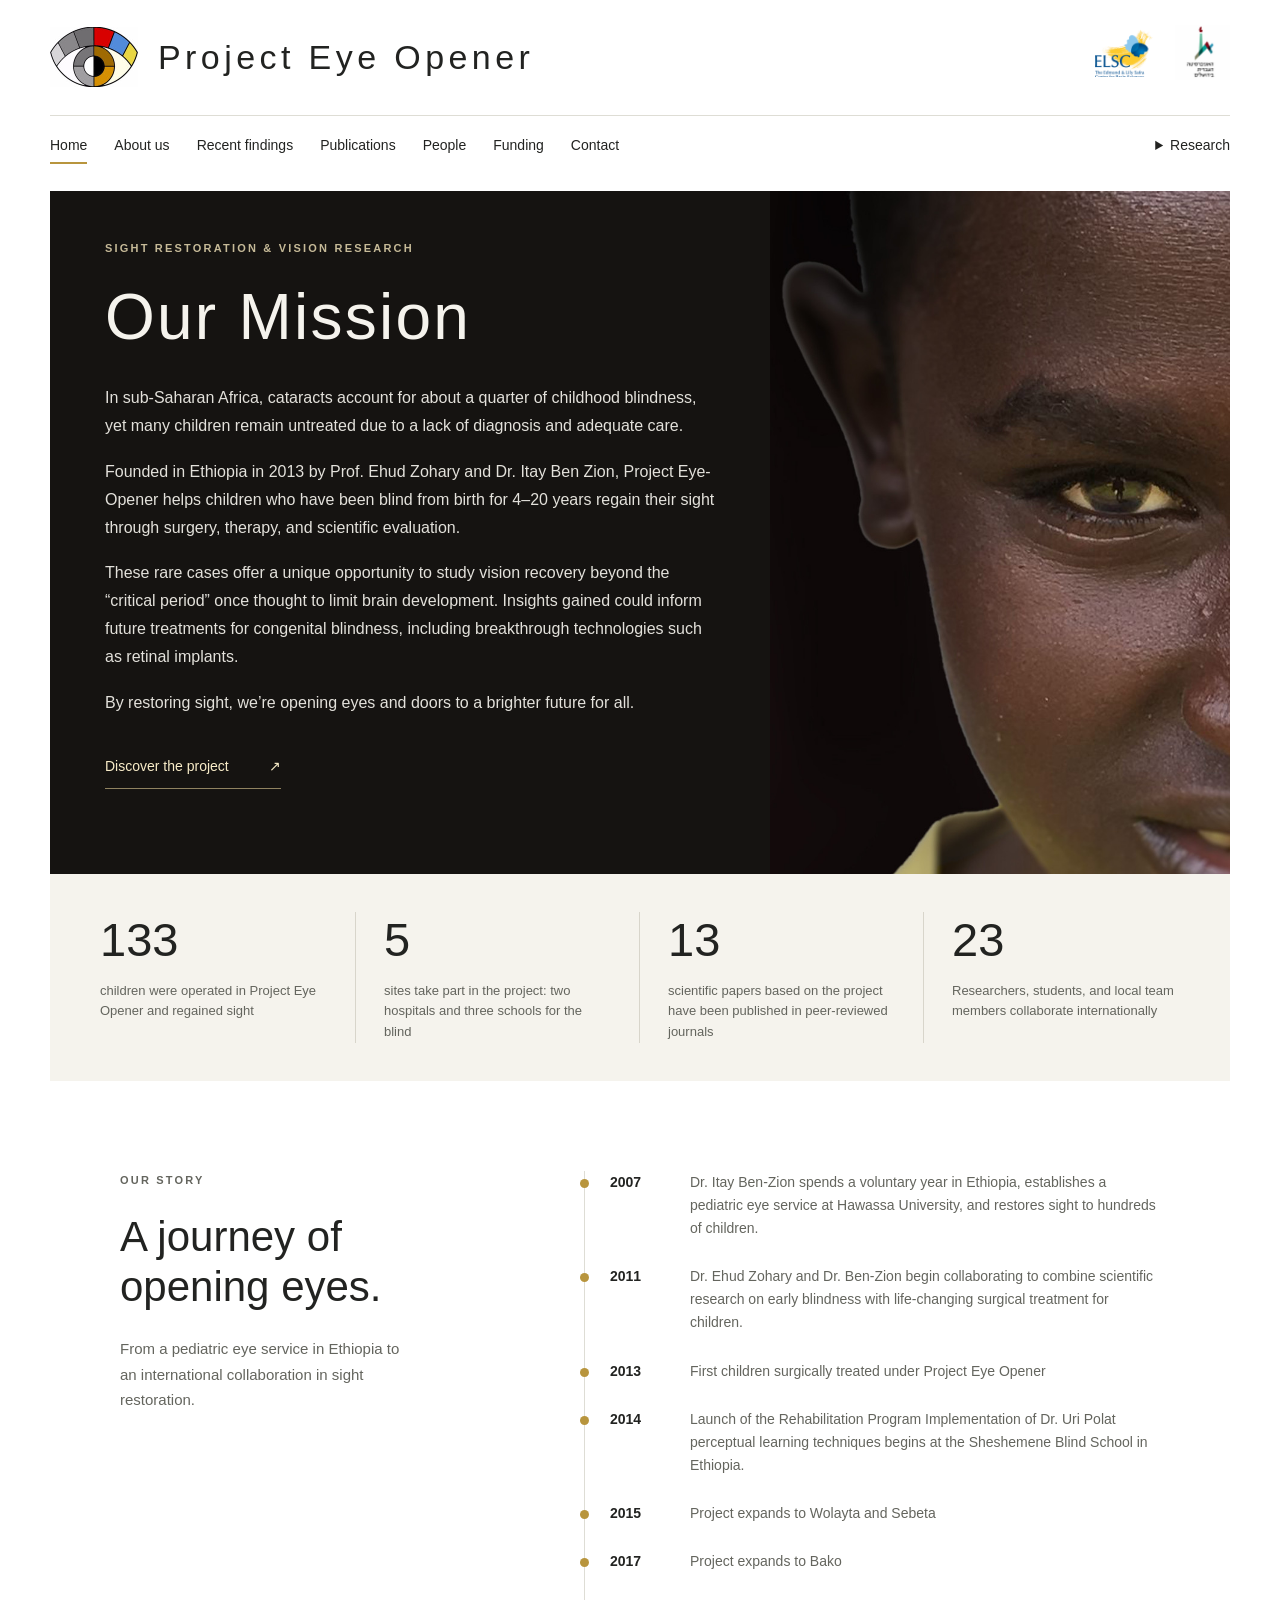
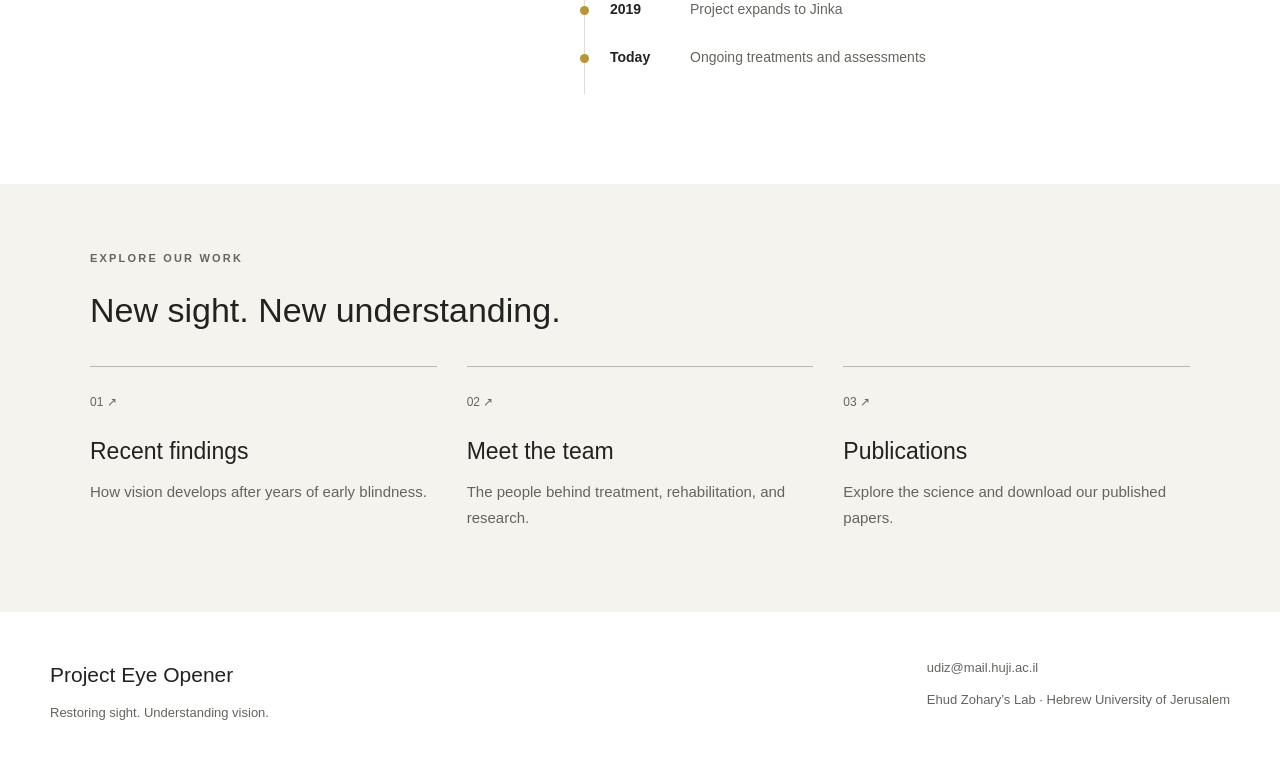
<file: public/index.html>
<!doctype html><html lang="en"><head><meta charset="utf-8"><meta name="viewport" content="width=device-width, initial-scale=1"><base href="./"><title>Project Eye Opener — Restoring Sight</title><meta name="description" content="Project Eye Opener restores sight to children in Ethiopia and studies how vision develops after congenital blindness."><meta name="theme-color" content="#151311"><link rel="icon" href="assets/094.jpeg"><link rel="stylesheet" href="styles.css"></head><body><a class="skip" href="#main">Skip to content</a><header class="site-header"><div class="header-inner"><a class="brand" href="./"><img src="assets/094.jpeg" alt=""><span>Project Eye Opener</span></a><div class="affiliations"><a href="https://elsc.huji.ac.il/" aria-label="Edmond and Lily Safra Center for Brain Sciences"><img src="assets/095.png" alt="ELSC"></a><a href="https://new.huji.ac.il/" aria-label="Hebrew University of Jerusalem"><img src="assets/096.png" alt="Hebrew University"></a></div></div><nav aria-label="Main navigation"><a aria-current="page" href="./">Home</a><a  href="about-the-project/">About us</a><a  href="s-projects-side-by-side/">Recent findings</a><a  href="publications/">Publications</a><a  href="people/">People</a><a  href="funding/">Funding</a><a  href="contact-us/">Contact</a><details class="research-menu"><summary>Research</summary><div><a href="recent-findings/">Research overview</a><a href="perceptual-learning/">Development &amp; learning</a><a href="ophthamology/">Ophthalmology</a></div></details></nav></header><main id="main" class="home"><div class=""><section class="mission"><div class="mission-copy"><p class="eyebrow">Sight restoration &amp; vision research</p><h1>Our Mission</h1><p>In sub-Saharan Africa, cataracts account for about a quarter of childhood blindness, yet many children remain untreated due to a lack of diagnosis and adequate care.</p>



<p>Founded in Ethiopia in 2013 by Prof. Ehud Zohary and Dr. Itay Ben Zion, Project Eye-Opener helps children who have been blind from birth for 4&ndash;20 years regain their sight through surgery, therapy, and scientific evaluation.</p>



<p>These rare cases offer a unique opportunity to study vision recovery beyond the &ldquo;critical period&rdquo; once thought to limit brain development. Insights gained could inform future treatments for congenital blindness, including breakthrough technologies such as retinal implants.</p>



<p>By restoring sight, we&rsquo;re opening eyes and doors to a brighter future for all.</p><a class="button" href="about-the-project/">Discover the project <span>↗</span></a></div><img class="mission-photo" src="assets/001.jpg" alt="A child participating in Project Eye Opener" loading="lazy"></section><section class="impact" aria-label="Project impact"><div><strong>133</strong><p>children were operated in Project Eye Opener and regained sight&nbsp;</p></div><div><strong>5</strong><p>sites take part in the project: two hospitals and three schools for the blind</p></div><div><strong>13</strong><p>scientific papers based on the project have been published in peer-reviewed journals</p></div><div><strong>23</strong><p>Researchers, students, and local team members collaborate internationally</p></div></section><section class="journey"><div class="section-intro"><p class="eyebrow">Our story</p><h2>A journey of<br>opening eyes.</h2><p>From a pediatric eye service in Ethiopia to an international collaboration in sight restoration.</p></div><ol class="timeline"><li><span>2007</span><div>Dr. Itay Ben-Zion spends a voluntary year in Ethiopia, establishes a pediatric eye service at Hawassa University, and restores sight to hundreds of children.</div></li><li><span>2011</span><div>Dr. Ehud Zohary and Dr. Ben-Zion begin collaborating to combine scientific research on early blindness with life-changing surgical treatment for children.</div></li><li><span>2013</span><div>First children surgically treated under Project Eye Opener</div></li><li><span>2014</span><div>Launch of the Rehabilitation Program Implementation of Dr. Uri Polat perceptual learning techniques begins at the Sheshemene Blind School in Ethiopia.</div></li><li><span>2015</span><div>Project expands to Wolayta and Sebeta</div></li><li><span>2017</span><div>Project expands to Bako</div></li><li><span>2019</span><div>Project expands to Jinka</div></li><li><span>Today</span><div>Ongoing treatments and assessments</div></li></ol></section><section class="explore"><p class="eyebrow">Explore our work</p><h2>New sight. New understanding.</h2><div class="explore-grid"><a href="s-projects-side-by-side/"><span>01 ↗</span><h3>Recent findings</h3><p>How vision develops after years of early blindness.</p></a><a href="people/"><span>02 ↗</span><h3>Meet the team</h3><p>The people behind treatment, rehabilitation, and research.</p></a><a href="publications/"><span>03 ↗</span><h3>Publications</h3><p>Explore the science and download our published papers.</p></a></div></section></div></main><footer><div><a class="footer-title" href="./">Project Eye Opener</a><p>Restoring sight. Understanding vision.</p></div><div><a href="mailto:udiz@mail.huji.ac.il">udiz@mail.huji.ac.il</a><p><a href="https://elsc.huji.ac.il/people-directory/faculty-members/ehud-zohary/">Ehud Zohary’s Lab</a> · Hebrew University of Jerusalem</p></div></footer></body></html>
</file>
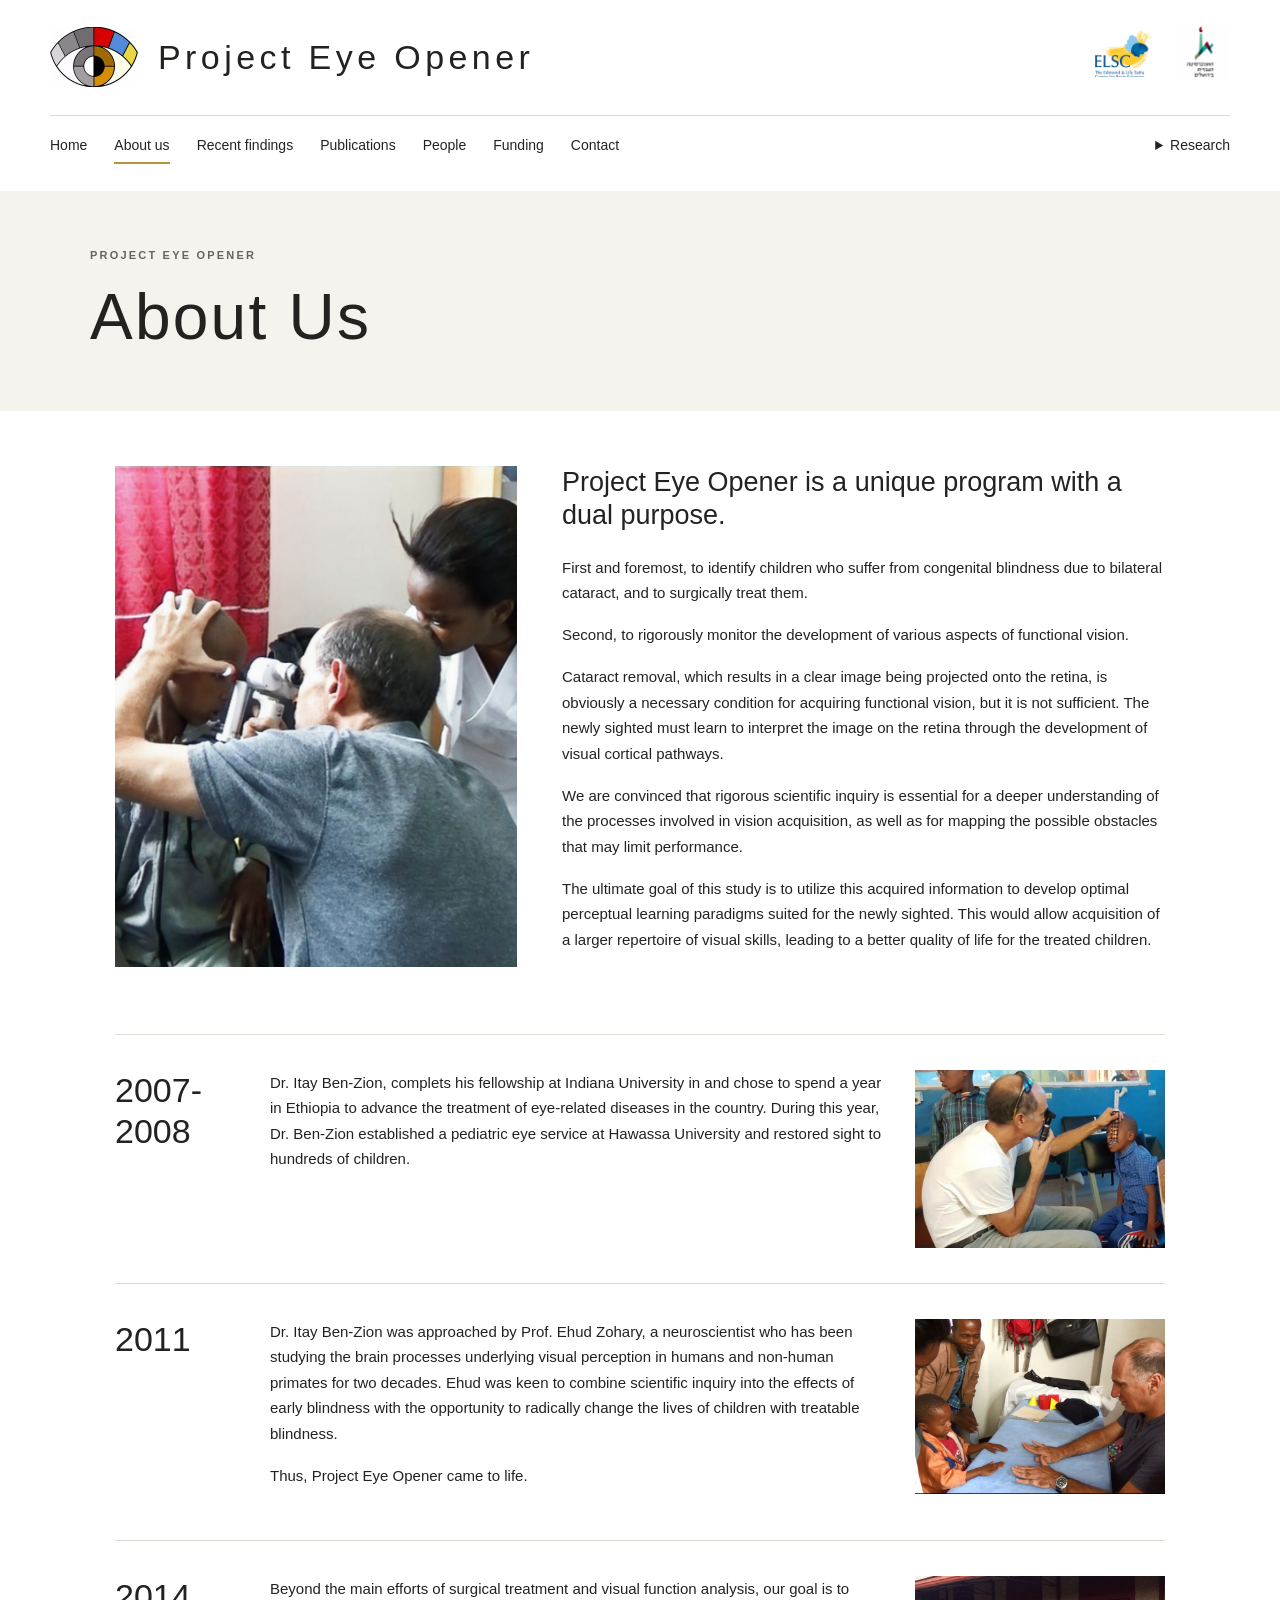
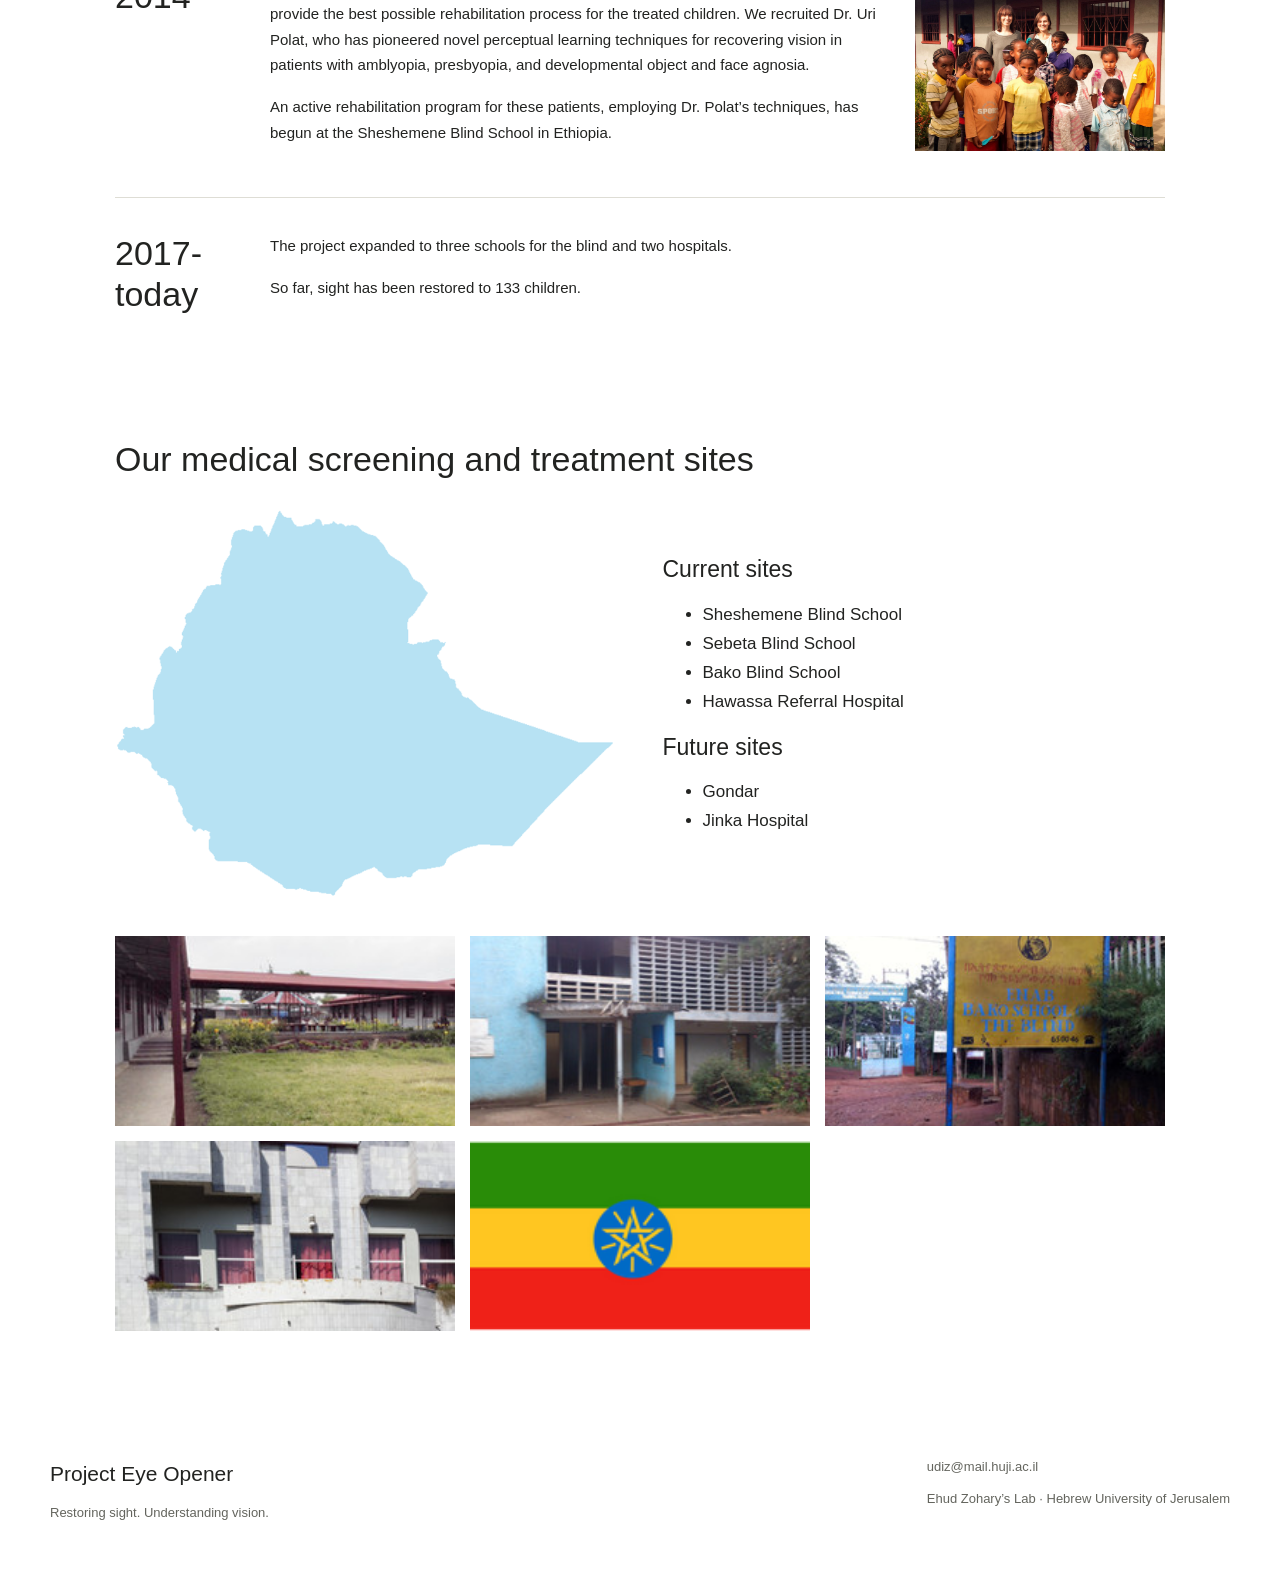
<file: public/about-the-project/index.html>
<!doctype html><html lang="en"><head><meta charset="utf-8"><meta name="viewport" content="width=device-width, initial-scale=1"><base href="../"><title>About Us | Project Eye Opener</title><meta name="description" content="Explore about us at Project Eye Opener, restoring sight and studying vision recovery in Ethiopia."><meta name="theme-color" content="#151311"><link rel="icon" href="assets/094.jpeg"><link rel="stylesheet" href="styles.css"></head><body><a class="skip" href="#main">Skip to content</a><header class="site-header"><div class="header-inner"><a class="brand" href="./"><img src="assets/094.jpeg" alt=""><span>Project Eye Opener</span></a><div class="affiliations"><a href="https://elsc.huji.ac.il/" aria-label="Edmond and Lily Safra Center for Brain Sciences"><img src="assets/095.png" alt="ELSC"></a><a href="https://new.huji.ac.il/" aria-label="Hebrew University of Jerusalem"><img src="assets/096.png" alt="Hebrew University"></a></div></div><nav aria-label="Main navigation"><a  href="./">Home</a><a aria-current="page" href="about-the-project/">About us</a><a  href="s-projects-side-by-side/">Recent findings</a><a  href="publications/">Publications</a><a  href="people/">People</a><a  href="funding/">Funding</a><a  href="contact-us/">Contact</a><details class="research-menu"><summary>Research</summary><div><a href="recent-findings/">Research overview</a><a href="perceptual-learning/">Development &amp; learning</a><a href="ophthamology/">Ophthalmology</a></div></details></nav></header><main id="main" class="inner-page about-the-project"><div class="page-heading"><p class="eyebrow">Project Eye Opener</p><h1>About Us</h1></div><div class="page-content"><section class="about-intro"><img class="" src="assets/003.jpg" alt="Project Eye Opener in Ethiopia" loading="lazy"><div><h2>Project Eye Opener is a unique program with a dual purpose.</h2><p>First and foremost, to identify children who suffer from congenital blindness due to bilateral cataract, and to surgically treat them.</p>

<p>Second, to rigorously monitor the development of various aspects of functional vision.</p>



<p>Cataract removal, which results in a clear image being projected onto the retina, is obviously a necessary condition for acquiring functional vision, but it is not sufficient. The newly sighted must learn to interpret the image on the retina through the development of visual cortical pathways. </p>



<p>We are convinced that rigorous scientific inquiry is essential for a deeper understanding of the processes involved in vision acquisition, as well as for mapping the possible obstacles that may limit performance.</p>



<p>The ultimate goal of this study is to utilize this acquired information to develop optimal perceptual learning paradigms suited for the newly sighted. This would allow acquisition of a larger repertoire of visual skills, leading to a better quality of life for the treated children.&nbsp;</p></div></section><div class="about-history"><section><h2>2007-2008</h2><div><p>Dr. Itay Ben-Zion, complets his fellowship at Indiana University in and chose to spend a year in Ethiopia to advance the treatment of eye-related diseases in the country. During this year, Dr. Ben-Zion established a pediatric eye service at Hawassa University and restored sight to hundreds of children. </p>

</div><img class="" src="assets/004.jpg" alt="44338ded-70de-4d97-b5e3-6a9f7e26dc78_edited.jpg" loading="lazy"></section><section><h2>2011</h2><div><p>Dr. Itay Ben-Zion was approached by Prof. Ehud Zohary, a neuroscientist who has been studying the brain processes underlying visual perception in humans and non-human primates for two decades. Ehud was keen to combine scientific inquiry into the effects of early blindness with the opportunity to radically change the lives of children with treatable blindness.</p>

<p>Thus, Project Eye Opener came to life.</p></div><img class="" src="assets/005.jpg" alt="frgqgwqeh_edited.jpg" loading="lazy"></section><section><h2>2014</h2><div><p>Beyond the main efforts of surgical treatment and visual function analysis, our goal is to provide the best possible rehabilitation process for the treated children.&nbsp;We recruited Dr. Uri Polat, who has pioneered novel perceptual learning techniques for recovering vision in patients with amblyopia, presbyopia, and developmental object and face agnosia.</p>

<p>An active rehabilitation program for these patients, employing Dr. Polat&rsquo;s techniques, has begun at the Sheshemene Blind School in Ethiopia.</p></div><img class="" src="assets/006.jpg" alt="20161202_155654_edited.jpg" loading="lazy"></section><section><h2>2017-today</h2><div><p>The project expanded to three schools for the blind and two hospitals. </p>

<p>So far, sight has been restored to 133 children.</p></div></section></div><h2>Our medical screening and treatment sites</h2><div class="sites-layout"><img class="" src="assets/007.png" alt="Map of project locations in Ethiopia" loading="lazy"><div><h3>Current sites</h3><ul><li>Sheshemene Blind School</li><li>Sebeta Blind School</li><li>Bako Blind School</li><li>Hawassa Referral Hospital</li></ul><h3>Future sites</h3><ul><li>Gondar</li><li>Jinka Hospital</li></ul></div></div><div class="gallery"><img class="" src="assets/008.jpg" alt="Project Eye Opener" loading="lazy"><img class="" src="assets/009.jpg" alt="Project Eye Opener" loading="lazy"><img class="" src="assets/010.jpg" alt="Bako blind school.jpg" loading="lazy"><img class="" src="assets/011.jpg" alt="Project Eye Opener" loading="lazy"><img class="" src="assets/012.png" alt="Project Eye Opener" loading="lazy"></div></div></main><footer><div><a class="footer-title" href="./">Project Eye Opener</a><p>Restoring sight. Understanding vision.</p></div><div><a href="mailto:udiz@mail.huji.ac.il">udiz@mail.huji.ac.il</a><p><a href="https://elsc.huji.ac.il/people-directory/faculty-members/ehud-zohary/">Ehud Zohary’s Lab</a> · Hebrew University of Jerusalem</p></div></footer></body></html>
</file>
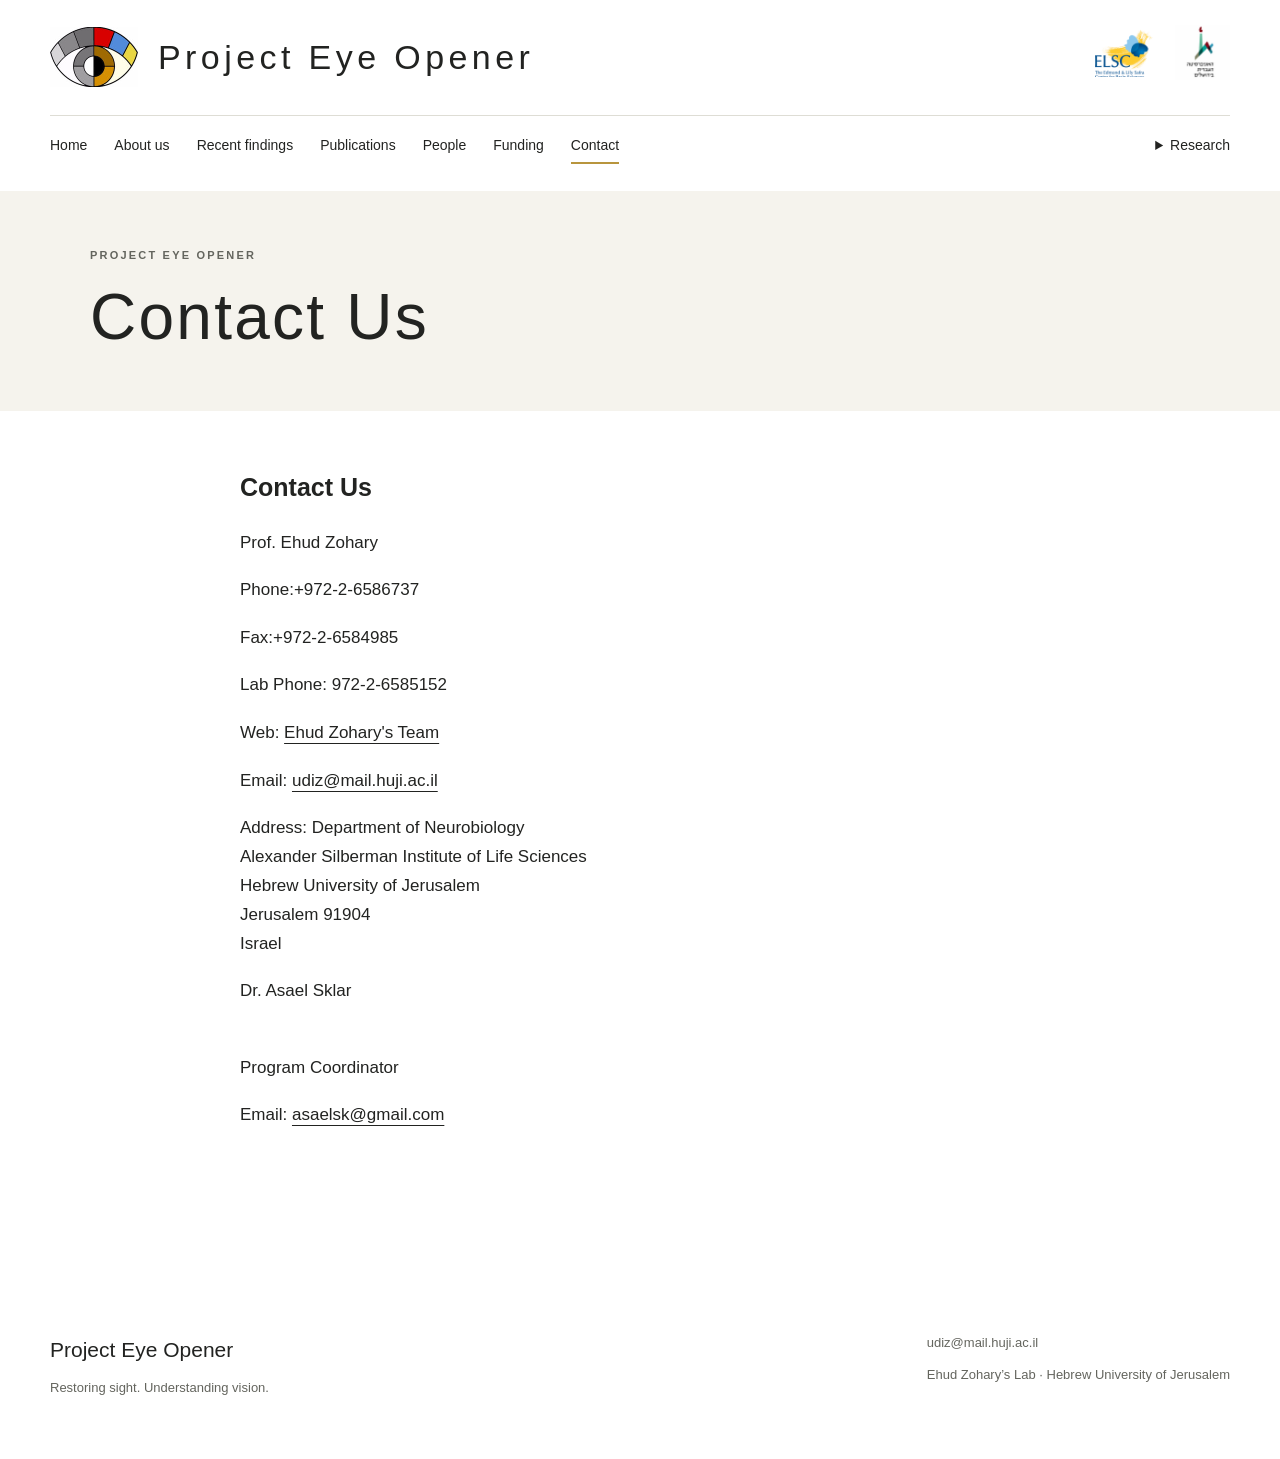
<file: public/contact-us/index.html>
<!doctype html><html lang="en"><head><meta charset="utf-8"><meta name="viewport" content="width=device-width, initial-scale=1"><base href="../"><title>Contact Us | Project Eye Opener</title><meta name="description" content="Explore contact us at Project Eye Opener, restoring sight and studying vision recovery in Ethiopia."><meta name="theme-color" content="#151311"><link rel="icon" href="assets/094.jpeg"><link rel="stylesheet" href="styles.css"></head><body><a class="skip" href="#main">Skip to content</a><header class="site-header"><div class="header-inner"><a class="brand" href="./"><img src="assets/094.jpeg" alt=""><span>Project Eye Opener</span></a><div class="affiliations"><a href="https://elsc.huji.ac.il/" aria-label="Edmond and Lily Safra Center for Brain Sciences"><img src="assets/095.png" alt="ELSC"></a><a href="https://new.huji.ac.il/" aria-label="Hebrew University of Jerusalem"><img src="assets/096.png" alt="Hebrew University"></a></div></div><nav aria-label="Main navigation"><a  href="./">Home</a><a  href="about-the-project/">About us</a><a  href="s-projects-side-by-side/">Recent findings</a><a  href="publications/">Publications</a><a  href="people/">People</a><a  href="funding/">Funding</a><a aria-current="page" href="contact-us/">Contact</a><details class="research-menu"><summary>Research</summary><div><a href="recent-findings/">Research overview</a><a href="perceptual-learning/">Development &amp; learning</a><a href="ophthamology/">Ophthalmology</a></div></details></nav></header><main id="main" class="inner-page contact-us"><div class="page-heading"><p class="eyebrow">Project Eye Opener</p><h1>Contact Us</h1></div><div class="page-content"><div class="text-block"><h4>Contact Us</h4>
</div><div class="text-block"><p>Prof. Ehud Zohary</p>



<p>Phone:+972-2-6586737</p>

<p>Fax:+972-2-6584985</p>

<p>Lab Phone: 972-2-6585152</p>



<p>Web:&nbsp;<a href="https://elsc.huji.ac.il/faculty-staff/ehud-zohary" rel="noreferrer noopener">Ehud Zohary&#39;s Team</a></p>

<p>Email: <a href="mailto:udiz@mail.huji.ac.il">udiz@mail.huji.ac.il</a></p>

<p>Address: Department of Neurobiology<br>
Alexander Silberman Institute of Life Sciences<br>
Hebrew University of Jerusalem<br>
Jerusalem 91904<br>
Israel&nbsp;</p>



<p>Dr. Asael Sklar</p>

<p><br>
Program Coordinator</p>

<p>Email:&nbsp;<a href="mailto:asaelsk@gmail.com">asaelsk@gmail.com</a></p>

<p><br>
&nbsp;</p></div></div></main><footer><div><a class="footer-title" href="./">Project Eye Opener</a><p>Restoring sight. Understanding vision.</p></div><div><a href="mailto:udiz@mail.huji.ac.il">udiz@mail.huji.ac.il</a><p><a href="https://elsc.huji.ac.il/people-directory/faculty-members/ehud-zohary/">Ehud Zohary’s Lab</a> · Hebrew University of Jerusalem</p></div></footer></body></html>
</file>
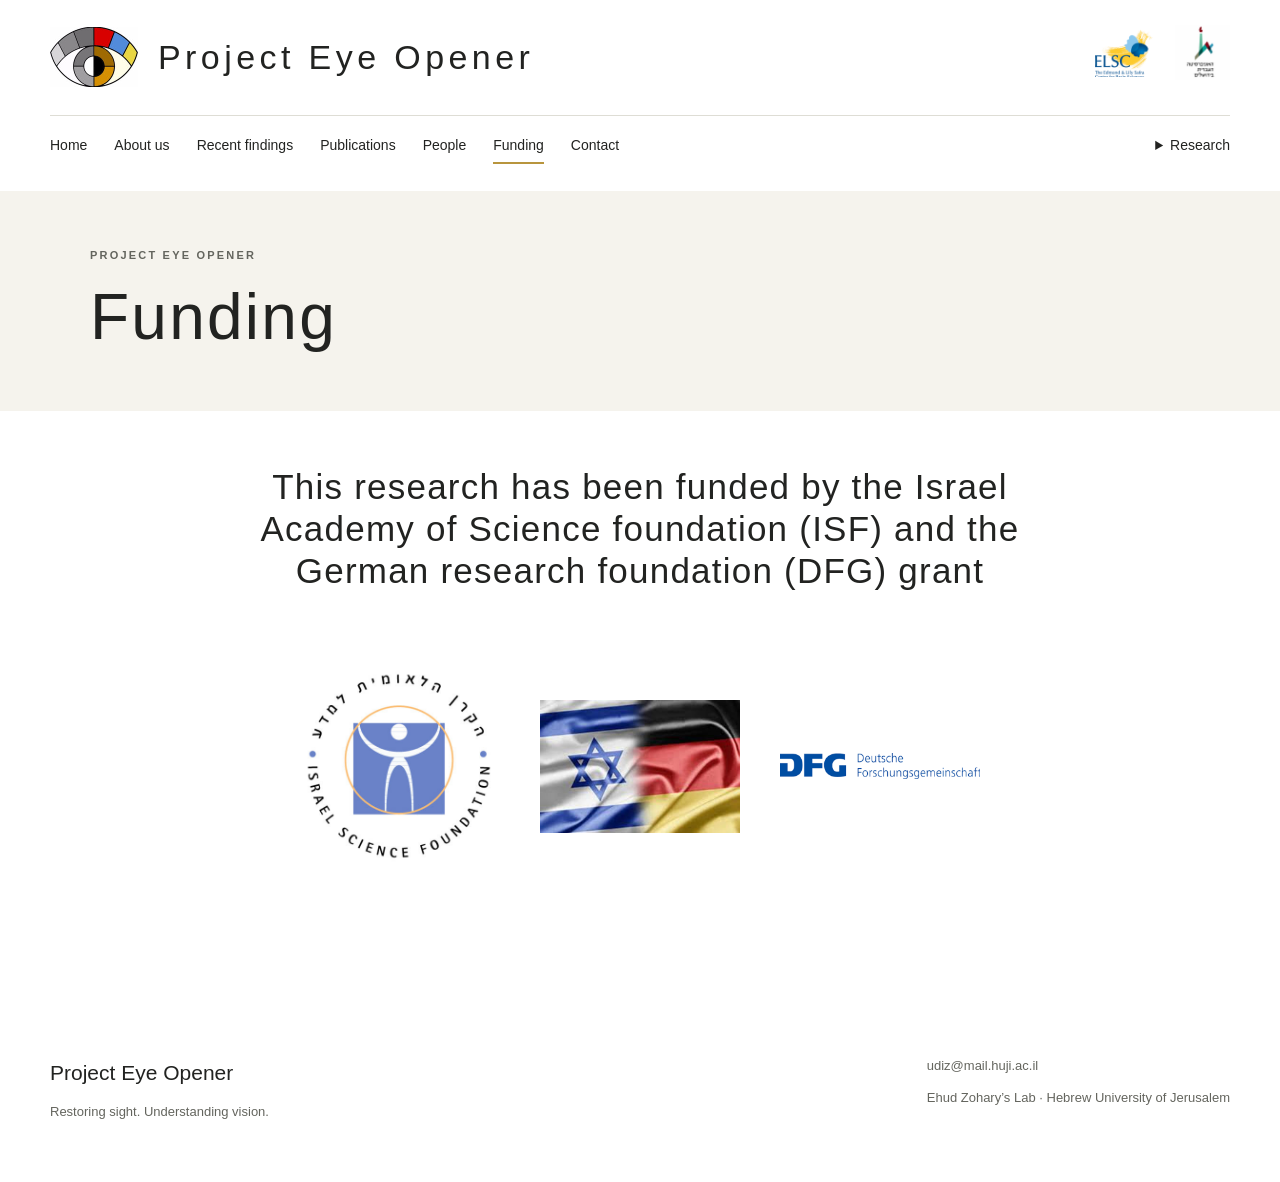
<file: public/funding/index.html>
<!doctype html><html lang="en"><head><meta charset="utf-8"><meta name="viewport" content="width=device-width, initial-scale=1"><base href="../"><title>Funding | Project Eye Opener</title><meta name="description" content="Explore funding at Project Eye Opener, restoring sight and studying vision recovery in Ethiopia."><meta name="theme-color" content="#151311"><link rel="icon" href="assets/094.jpeg"><link rel="stylesheet" href="styles.css"></head><body><a class="skip" href="#main">Skip to content</a><header class="site-header"><div class="header-inner"><a class="brand" href="./"><img src="assets/094.jpeg" alt=""><span>Project Eye Opener</span></a><div class="affiliations"><a href="https://elsc.huji.ac.il/" aria-label="Edmond and Lily Safra Center for Brain Sciences"><img src="assets/095.png" alt="ELSC"></a><a href="https://new.huji.ac.il/" aria-label="Hebrew University of Jerusalem"><img src="assets/096.png" alt="Hebrew University"></a></div></div><nav aria-label="Main navigation"><a  href="./">Home</a><a  href="about-the-project/">About us</a><a  href="s-projects-side-by-side/">Recent findings</a><a  href="publications/">Publications</a><a  href="people/">People</a><a aria-current="page" href="funding/">Funding</a><a  href="contact-us/">Contact</a><details class="research-menu"><summary>Research</summary><div><a href="recent-findings/">Research overview</a><a href="perceptual-learning/">Development &amp; learning</a><a href="ophthamology/">Ophthalmology</a></div></details></nav></header><main id="main" class="inner-page funding"><div class="page-heading"><p class="eyebrow">Project Eye Opener</p><h1>Funding</h1></div><div class="page-content"><div class="text-block"><h1>This research has been funded by the Israel Academy of Science foundation (ISF) and the German research foundation (DFG) grant</h1></div><figure><img src="assets/084.jpg" alt="Project Eye Opener research illustration" loading="lazy"></figure><figure><img src="assets/085.jpg" alt="Project Eye Opener research illustration" loading="lazy"></figure><figure><img src="assets/086.png" alt="Project Eye Opener research illustration" loading="lazy"></figure></div></main><footer><div><a class="footer-title" href="./">Project Eye Opener</a><p>Restoring sight. Understanding vision.</p></div><div><a href="mailto:udiz@mail.huji.ac.il">udiz@mail.huji.ac.il</a><p><a href="https://elsc.huji.ac.il/people-directory/faculty-members/ehud-zohary/">Ehud Zohary’s Lab</a> · Hebrew University of Jerusalem</p></div></footer></body></html>
</file>
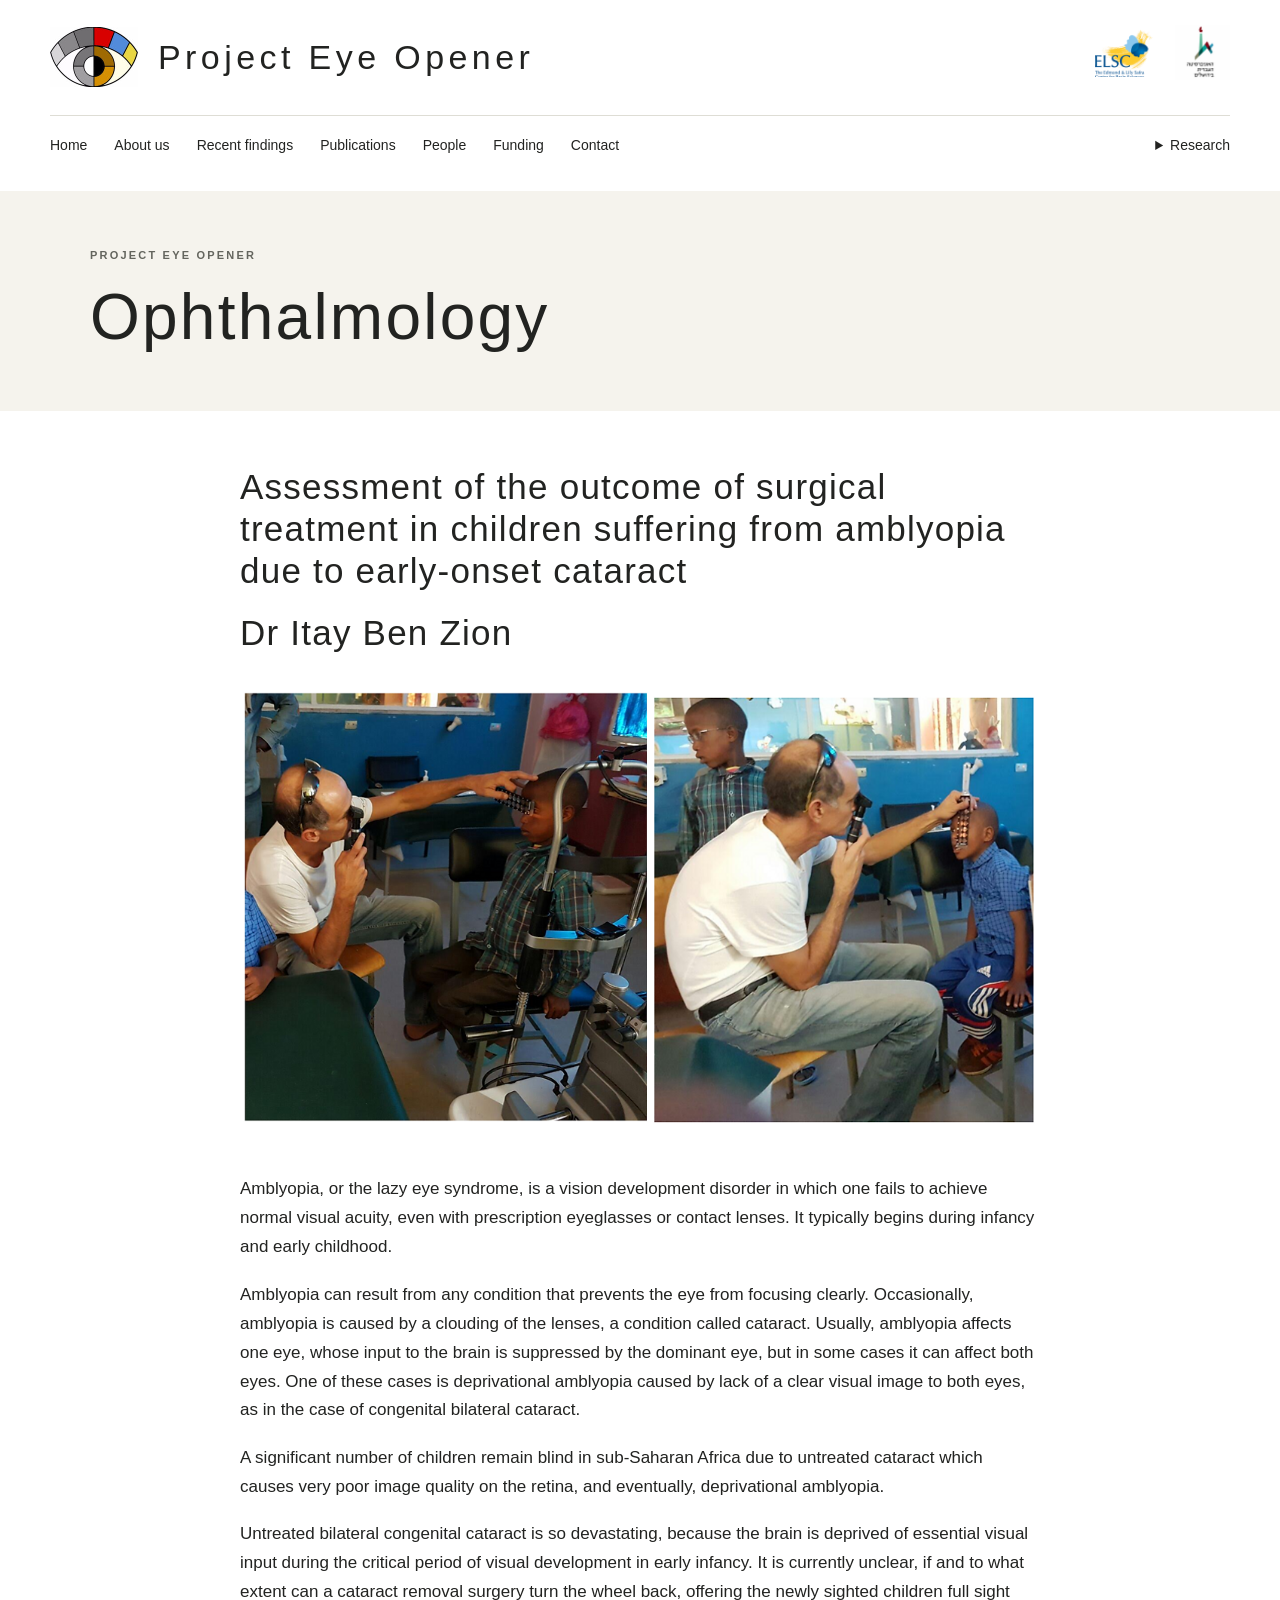
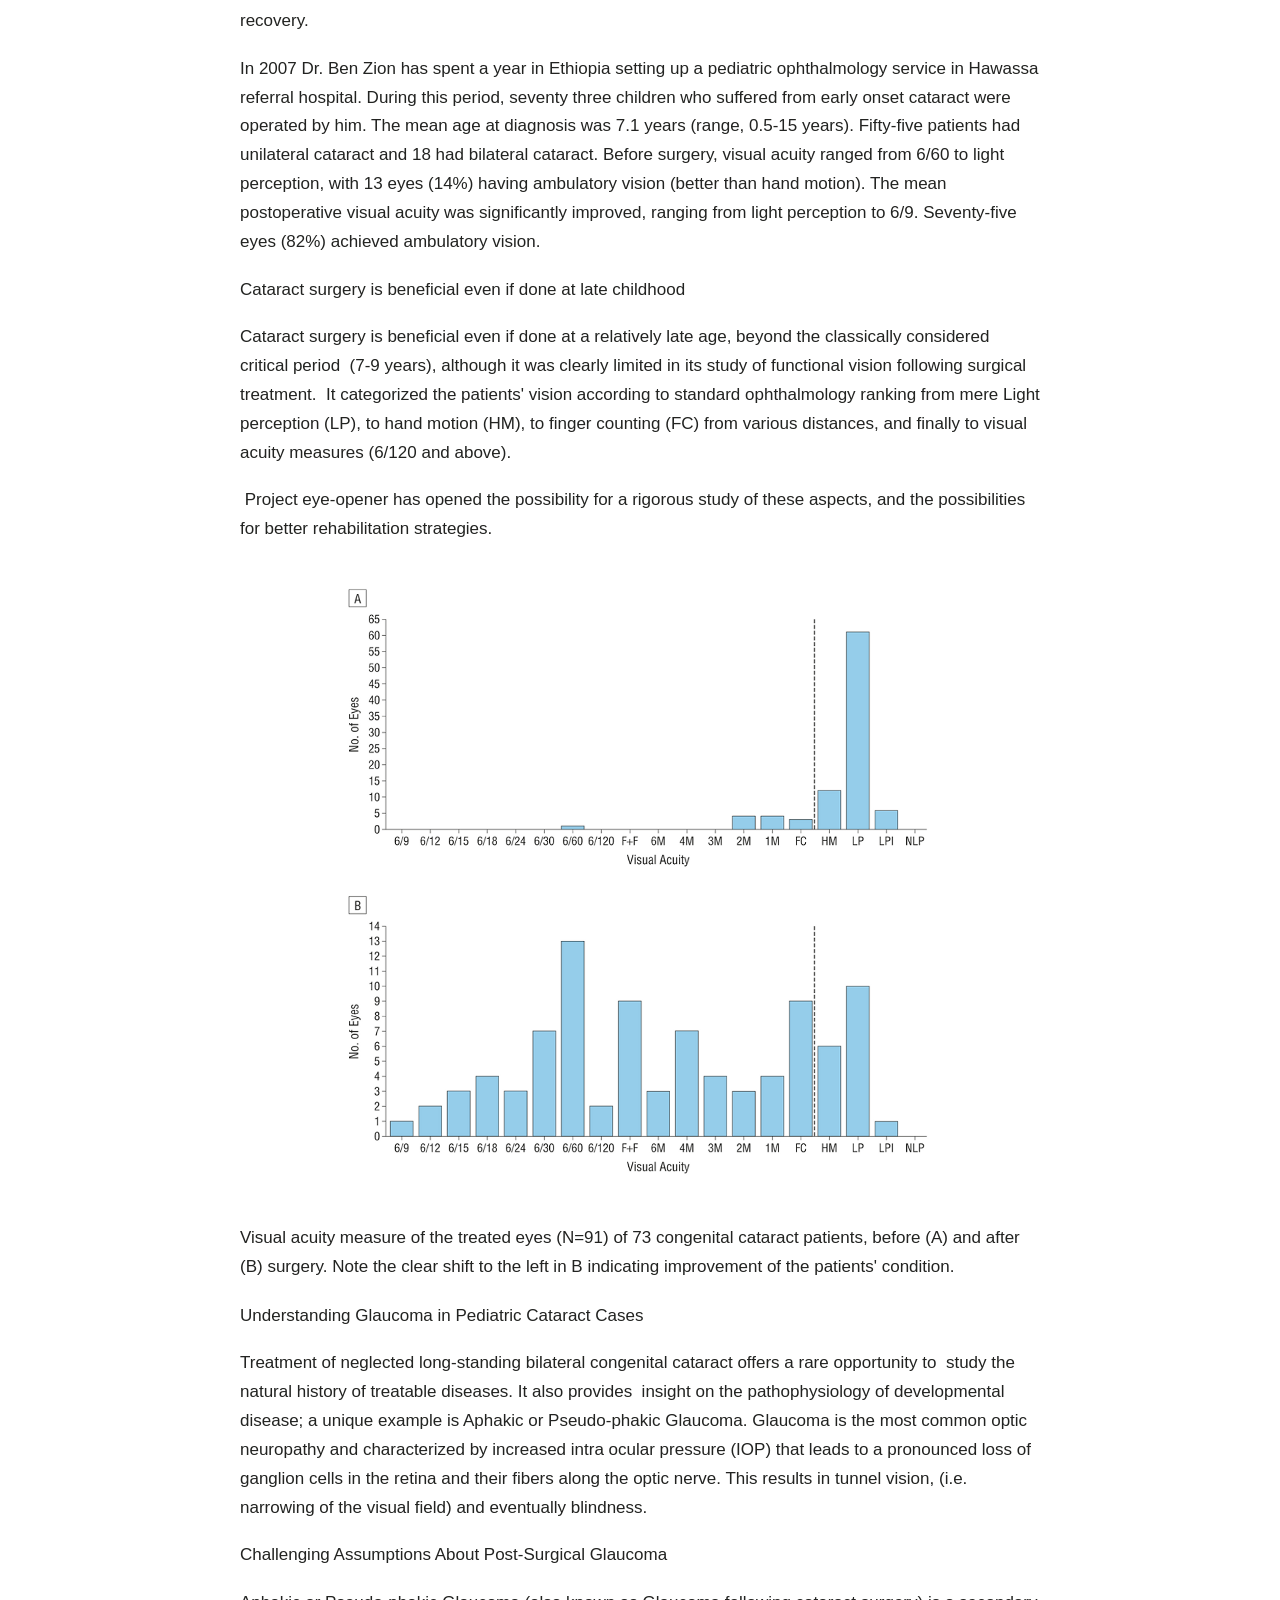
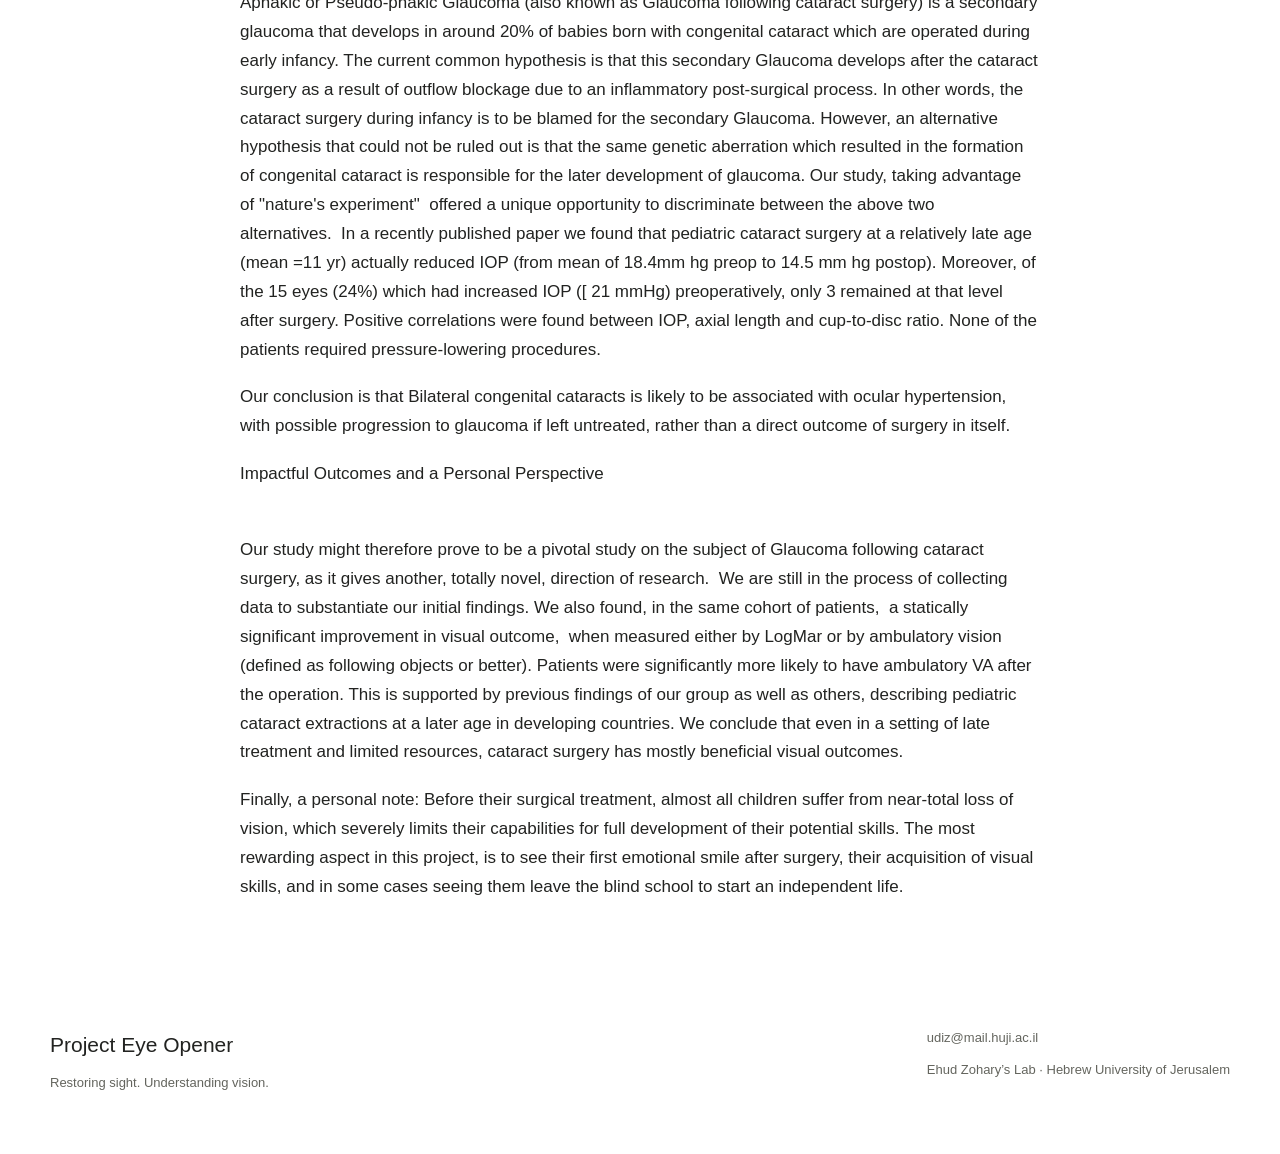
<file: public/ophthamology/index.html>
<!doctype html><html lang="en"><head><meta charset="utf-8"><meta name="viewport" content="width=device-width, initial-scale=1"><base href="../"><title>Ophthalmology | Project Eye Opener</title><meta name="description" content="Explore ophthalmology at Project Eye Opener, restoring sight and studying vision recovery in Ethiopia."><meta name="theme-color" content="#151311"><link rel="icon" href="assets/094.jpeg"><link rel="stylesheet" href="styles.css"></head><body><a class="skip" href="#main">Skip to content</a><header class="site-header"><div class="header-inner"><a class="brand" href="./"><img src="assets/094.jpeg" alt=""><span>Project Eye Opener</span></a><div class="affiliations"><a href="https://elsc.huji.ac.il/" aria-label="Edmond and Lily Safra Center for Brain Sciences"><img src="assets/095.png" alt="ELSC"></a><a href="https://new.huji.ac.il/" aria-label="Hebrew University of Jerusalem"><img src="assets/096.png" alt="Hebrew University"></a></div></div><nav aria-label="Main navigation"><a  href="./">Home</a><a  href="about-the-project/">About us</a><a  href="s-projects-side-by-side/">Recent findings</a><a  href="publications/">Publications</a><a  href="people/">People</a><a  href="funding/">Funding</a><a  href="contact-us/">Contact</a><details class="research-menu"><summary>Research</summary><div><a href="recent-findings/">Research overview</a><a href="perceptual-learning/">Development &amp; learning</a><a href="ophthamology/">Ophthalmology</a></div></details></nav></header><main id="main" class="inner-page ophthamology"><div class="page-heading"><p class="eyebrow">Project Eye Opener</p><h1>Ophthalmology</h1></div><div class="page-content"><div class="text-block"><h1>Assessment of the outcome of surgical treatment in children suffering from amblyopia due to early-onset cataract</h1>
</div><div class="text-block"><h1>Dr Itay Ben Zion</h1>
</div><figure><img src="assets/047.png" alt="Project Eye Opener research illustration" loading="lazy"></figure><div class="text-block"><p>Amblyopia, or the lazy eye syndrome, is a vision development disorder in which one fails to achieve normal visual acuity, even with prescription eyeglasses or contact lenses. It typically begins during infancy and early childhood.&nbsp; </p>

<p>Amblyopia can result from any condition that prevents the eye from focusing clearly. Occasionally, amblyopia is caused by a clouding of the lenses, a condition called cataract. Usually, amblyopia affects one eye, whose input to the brain is suppressed by the dominant eye, but in some cases it can affect both eyes. One of these cases is deprivational amblyopia caused by lack of a clear visual image to both eyes, as in the case of congenital bilateral cataract. </p>

<p>A significant number of children remain blind in sub-Saharan Africa due to untreated cataract which causes very poor image quality on the retina, and eventually, deprivational amblyopia.</p>



<p>Untreated bilateral congenital cataract is so devastating, because the brain is deprived of essential visual input during the critical period of visual development in early infancy. It is currently unclear, if and to what extent can a cataract removal surgery turn the wheel back, offering the newly sighted children full sight recovery.</p>

<p>In 2007 Dr. Ben Zion has spent a year in Ethiopia setting up a pediatric ophthalmology service in Hawassa referral hospital. During this period, seventy three children who suffered from early onset cataract were operated by him. The mean age at diagnosis was 7.1 years (range, 0.5-15 years). Fifty-five patients had unilateral cataract and 18 had bilateral cataract. Before surgery, visual acuity ranged from 6/60 to light perception, with 13 eyes (14%) having ambulatory vision (better than hand motion). The mean postoperative visual acuity was significantly improved, ranging from light perception to 6/9. Seventy-five eyes (82%) achieved ambulatory vision.</p>





<p>Cataract surgery is beneficial even if done at late childhood</p>



<p>Cataract surgery is beneficial even if done at a relatively late age, beyond the classically considered critical period&nbsp; (7-9 years), although it was clearly limited in its study of functional vision following surgical treatment.&nbsp; It categorized the patients&#39; vision according to standard ophthalmology ranking from mere Light perception (LP), to hand motion (HM), to finger counting (FC) from various distances, and finally to visual acuity measures (6/120 and above).&nbsp;</p>

<p>&nbsp;Project eye-opener has opened the possibility for a rigorous study of these aspects, and the possibilities for better rehabilitation strategies.&nbsp;</p></div><figure><img src="assets/048.png" alt="Project Eye Opener research illustration" loading="lazy"></figure><div class="text-block"><p>Visual acuity measure of the treated eyes (N=91) of 73 congenital cataract patients, before (A) and after (B) surgery. Note the clear shift to the left in B indicating improvement of the patients&#39; condition.</p>
</div><div class="text-block"><p>Understanding Glaucoma in Pediatric Cataract Cases</p>



<p>Treatment of neglected long-standing bilateral congenital cataract offers a rare opportunity to &nbsp;study the natural history of treatable diseases. It also provides &nbsp;insight on the pathophysiology of developmental disease; a unique example is Aphakic or Pseudo-phakic Glaucoma. Glaucoma is the most common optic neuropathy and characterized by increased intra ocular pressure (IOP) that leads to a pronounced loss of ganglion cells in the retina and their fibers along the optic nerve. This results in tunnel vision, (i.e. narrowing of the visual field) and eventually blindness.</p>





<p>Challenging Assumptions About Post-Surgical Glaucoma</p>



<p>Aphakic or Pseudo-phakic Glaucoma (also known as Glaucoma following cataract surgery) is a secondary glaucoma that develops in around 20% of babies born with congenital cataract which are operated during early infancy. The current common hypothesis is that this secondary Glaucoma develops after the cataract surgery as a result of outflow blockage due to an inflammatory post-surgical process. In other words, the cataract surgery during infancy is to be blamed for the secondary Glaucoma. However, an alternative hypothesis that could not be ruled out is that the same genetic aberration which resulted in the formation of congenital cataract is responsible for the later development of glaucoma. Our study, taking advantage of &quot;nature&#39;s experiment&quot; &nbsp;offered a unique opportunity to&nbsp;discriminate between the above two alternatives.&nbsp;&nbsp;In a recently published paper&nbsp;we found that pediatric cataract surgery at a relatively late age (mean =11 yr) actually reduced&nbsp;IOP (from mean of 18.4mm hg preop to 14.5 mm hg postop). Moreover, of the&nbsp;15 eyes (24%) which had increased IOP ([ 21 mmHg) preoperatively, only 3 remained at that level after surgery. Positive correlations were found between IOP, axial length and cup-to-disc ratio. None of the patients required pressure-lowering procedures. </p>



<p>Our conclusion is that Bilateral congenital cataracts is likely to be associated with ocular hypertension, with possible progression to glaucoma if left untreated, rather than a direct outcome of surgery in itself.&nbsp;</p>







<p>Impactful Outcomes and a Personal Perspective<br>
&nbsp;</p>

<p>Our study might therefore prove to be a pivotal study on the subject of Glaucoma following cataract surgery, as it gives another, totally novel, direction of research. &nbsp;We are still in the process of collecting data to substantiate our initial findings. We also found, in the same cohort of patients,&nbsp; a statically significant improvement in visual outcome, &nbsp;when measured either by LogMar or by ambulatory vision (defined as following objects or better). Patients were significantly more likely to have ambulatory VA after the operation. This is supported by previous findings of our group as well as others, describing pediatric cataract extractions at a later age in developing countries. We conclude that even in a setting of late treatment and limited resources, cataract surgery has mostly beneficial visual outcomes.</p>



<p>Finally, a personal note: Before their surgical treatment, almost all children suffer from near-total loss of vision, which severely limits their capabilities for full development of their potential skills. The most rewarding aspect in this project, is to see their first emotional smile after surgery, their acquisition of visual skills, and in some cases seeing them leave the blind school to start an independent life.&nbsp; &nbsp;</p></div></div></main><footer><div><a class="footer-title" href="./">Project Eye Opener</a><p>Restoring sight. Understanding vision.</p></div><div><a href="mailto:udiz@mail.huji.ac.il">udiz@mail.huji.ac.il</a><p><a href="https://elsc.huji.ac.il/people-directory/faculty-members/ehud-zohary/">Ehud Zohary’s Lab</a> · Hebrew University of Jerusalem</p></div></footer></body></html>
</file>
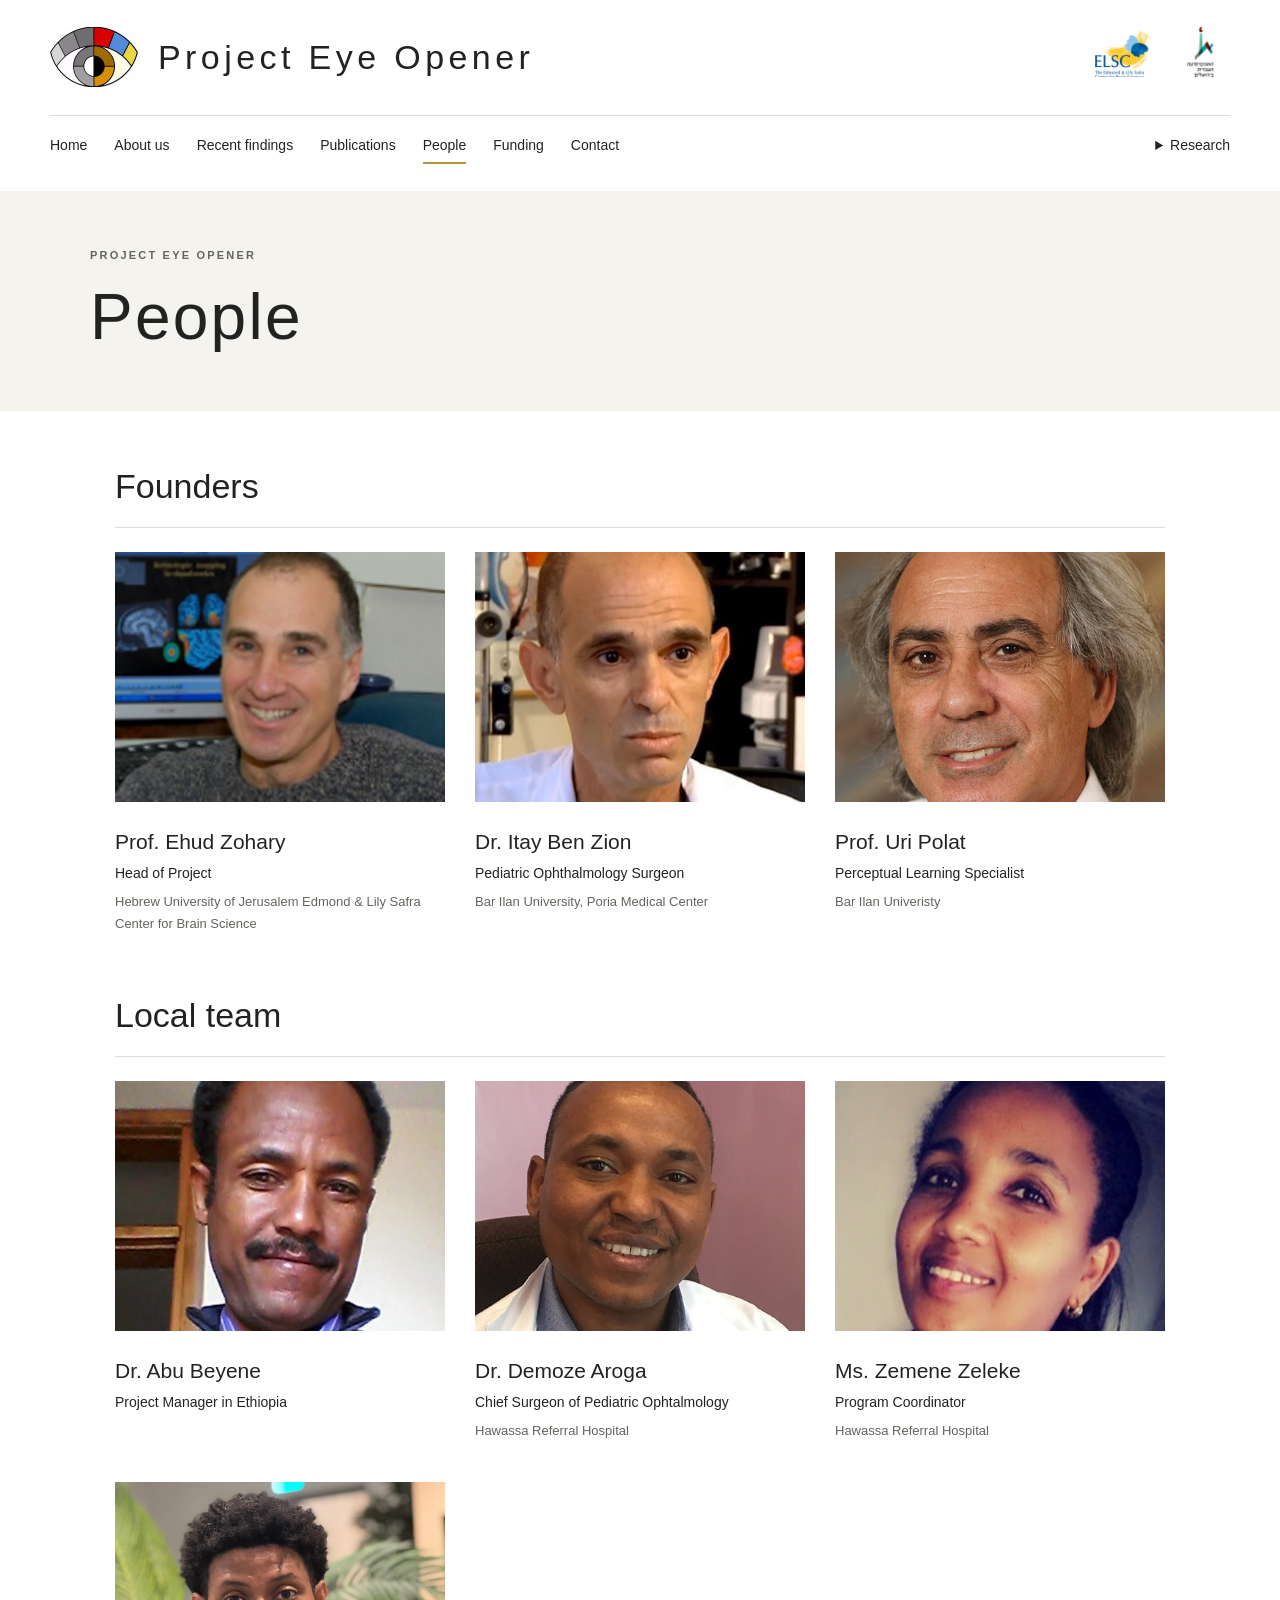
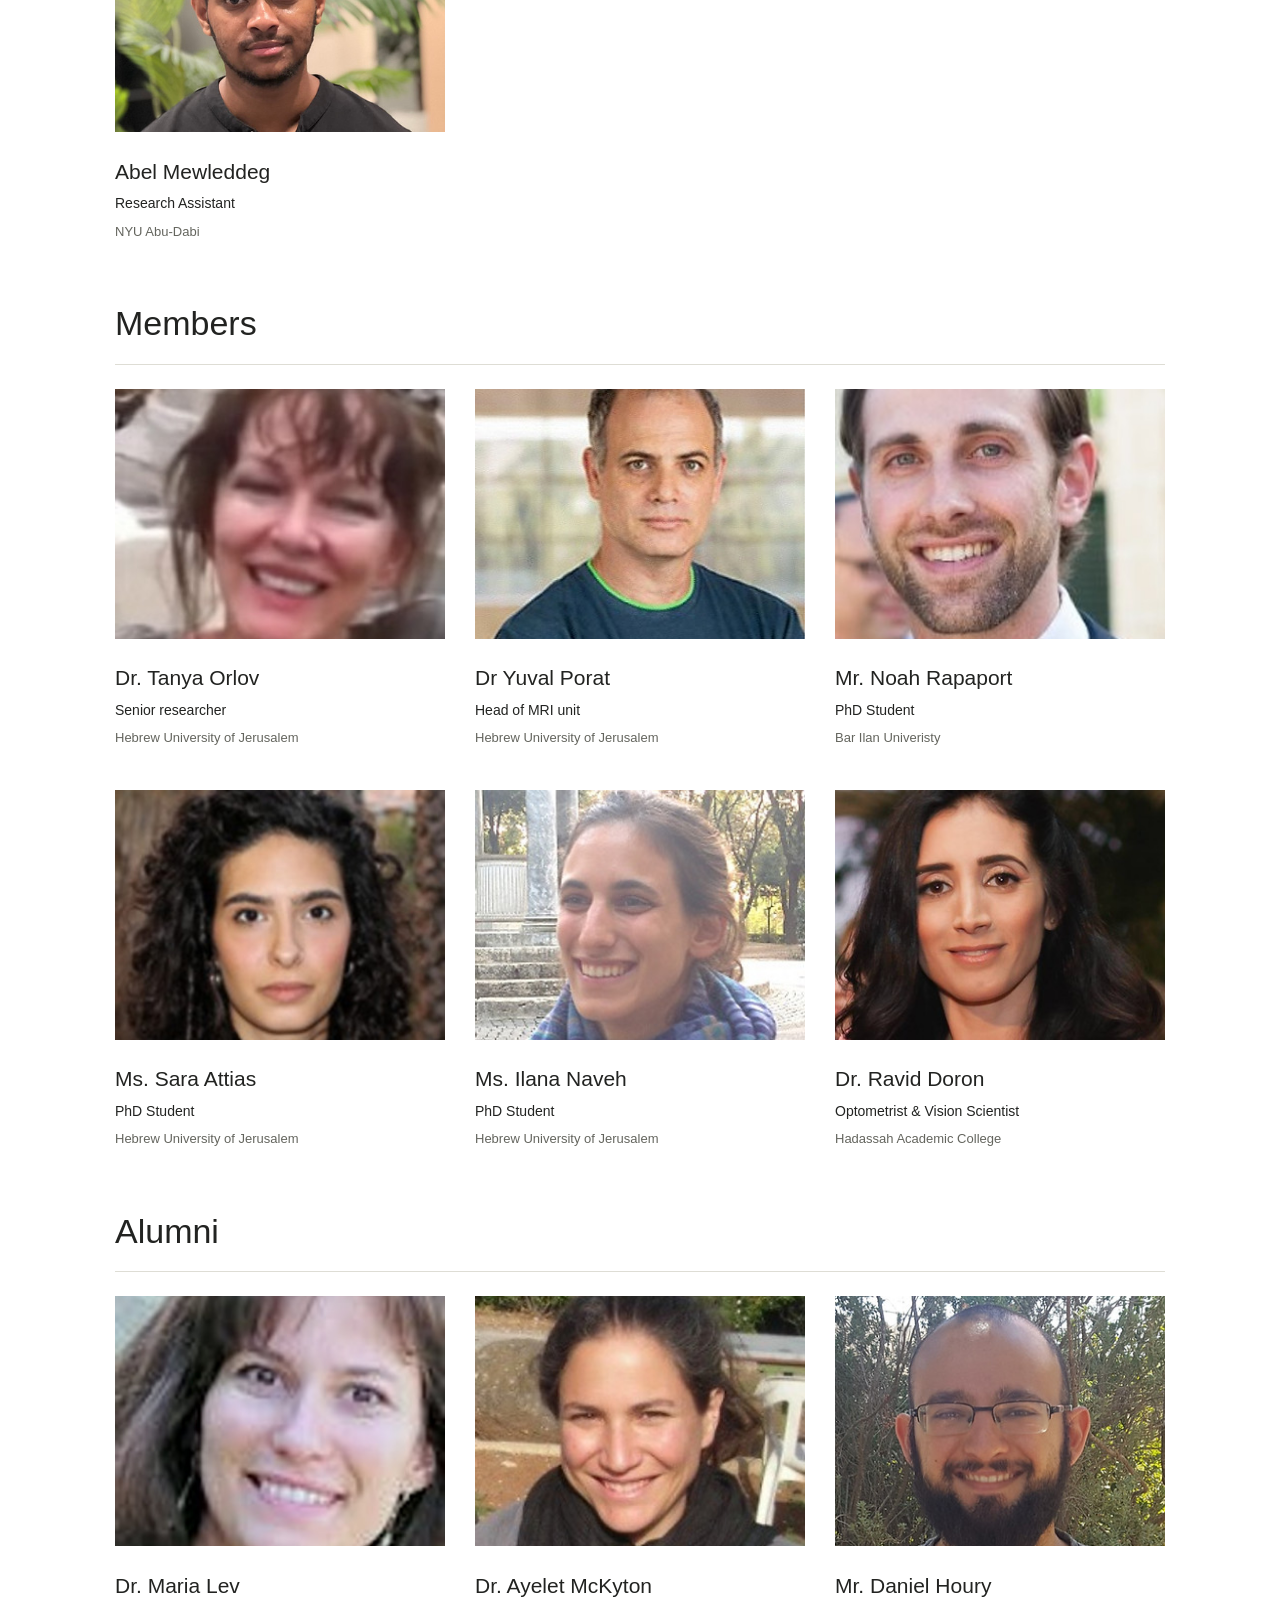
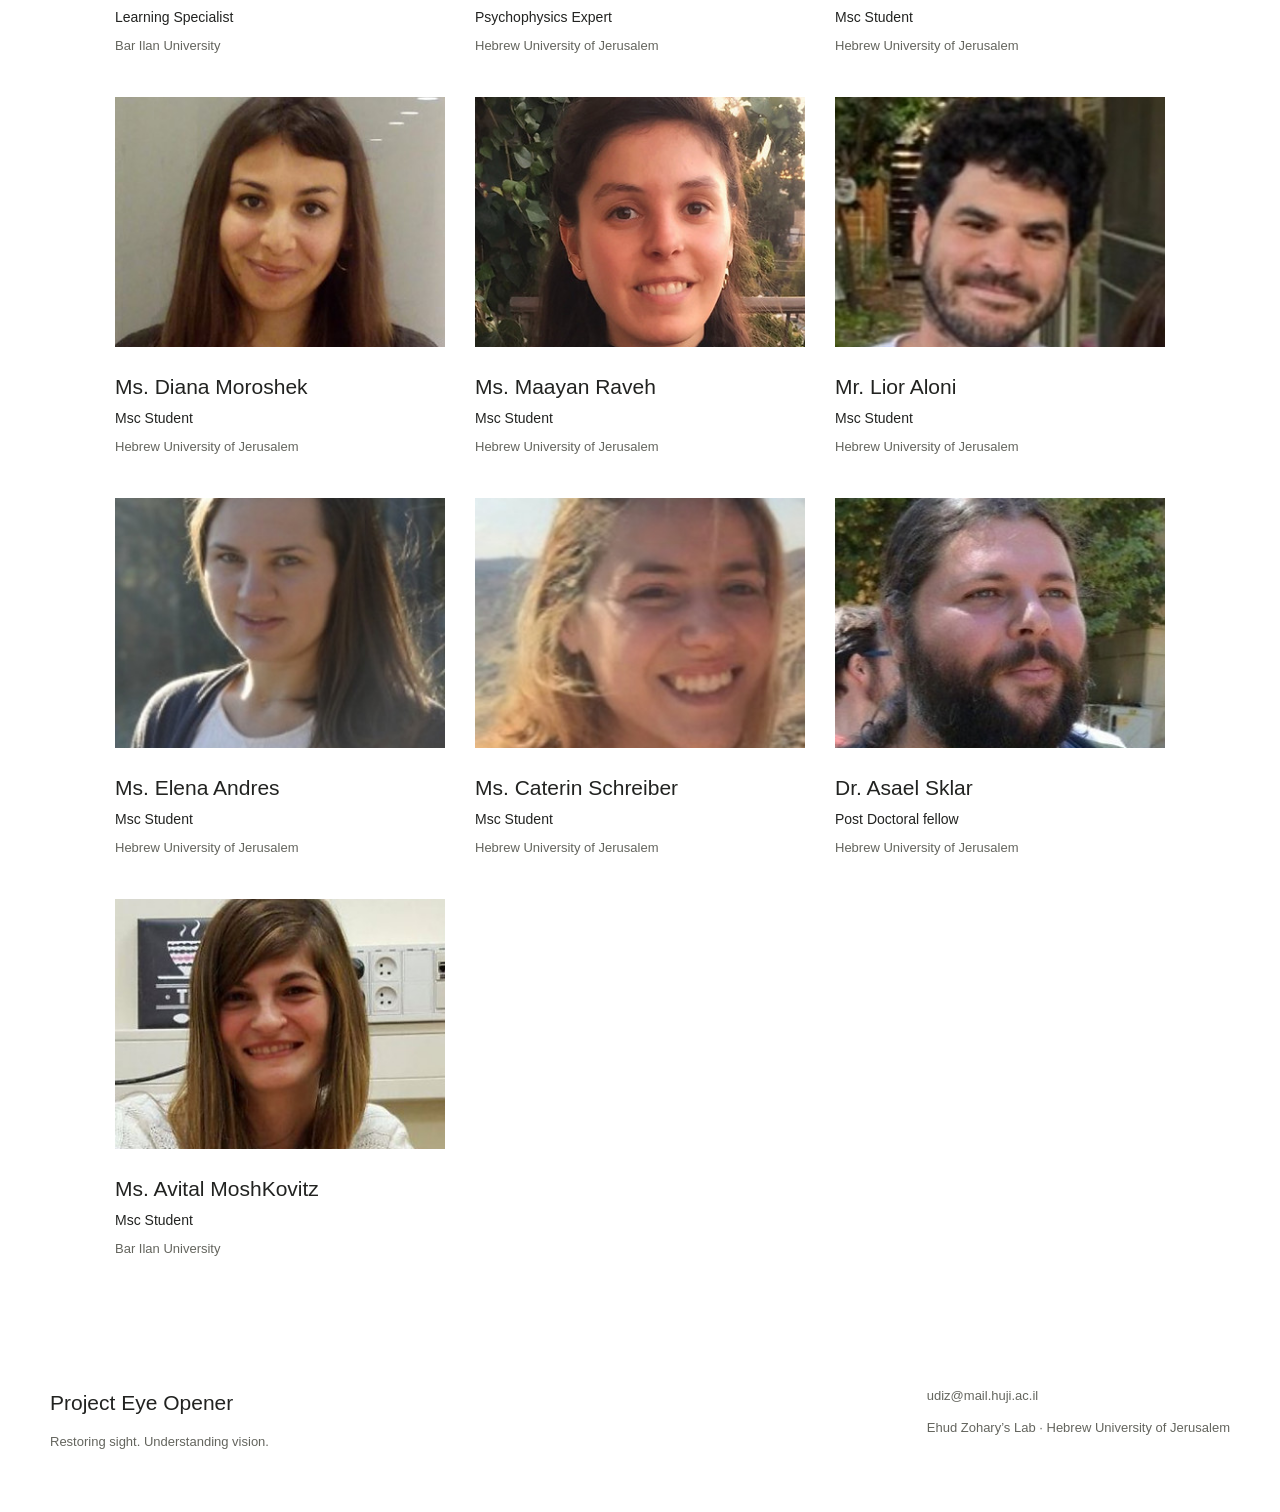
<file: public/people/index.html>
<!doctype html><html lang="en"><head><meta charset="utf-8"><meta name="viewport" content="width=device-width, initial-scale=1"><base href="../"><title>People | Project Eye Opener</title><meta name="description" content="Explore people at Project Eye Opener, restoring sight and studying vision recovery in Ethiopia."><meta name="theme-color" content="#151311"><link rel="icon" href="assets/094.jpeg"><link rel="stylesheet" href="styles.css"></head><body><a class="skip" href="#main">Skip to content</a><header class="site-header"><div class="header-inner"><a class="brand" href="./"><img src="assets/094.jpeg" alt=""><span>Project Eye Opener</span></a><div class="affiliations"><a href="https://elsc.huji.ac.il/" aria-label="Edmond and Lily Safra Center for Brain Sciences"><img src="assets/095.png" alt="ELSC"></a><a href="https://new.huji.ac.il/" aria-label="Hebrew University of Jerusalem"><img src="assets/096.png" alt="Hebrew University"></a></div></div><nav aria-label="Main navigation"><a  href="./">Home</a><a  href="about-the-project/">About us</a><a  href="s-projects-side-by-side/">Recent findings</a><a  href="publications/">Publications</a><a aria-current="page" href="people/">People</a><a  href="funding/">Funding</a><a  href="contact-us/">Contact</a><details class="research-menu"><summary>Research</summary><div><a href="recent-findings/">Research overview</a><a href="perceptual-learning/">Development &amp; learning</a><a href="ophthamology/">Ophthalmology</a></div></details></nav></header><main id="main" class="inner-page people"><div class="page-heading"><p class="eyebrow">Project Eye Opener</p><h1>People</h1></div><div class="page-content"><section class="team-group"><h2>Founders</h2><div class="team-grid"><article class="person"><img class="" src="assets/049.png" alt="Prof. Ehud Zohary" loading="lazy"><h3>Prof. Ehud Zohary</h3><p class="role">Head of Project</p><p>Hebrew University of Jerusalem Edmond &amp; Lily Safra Center for Brain Science</p></article><article class="person"><img class="" src="assets/050.jpg" alt="Dr. Itay Ben Zion" loading="lazy"><h3>Dr. Itay Ben Zion</h3><p class="role">Pediatric Ophthalmology Surgeon</p><p>Bar Ilan University, Poria Medical Center</p></article><article class="person"><img class="" src="assets/051.jpeg" alt="Prof. Uri Polat" loading="lazy"><h3>Prof. Uri Polat</h3><p class="role">Perceptual Learning Specialist</p><p>Bar Ilan Univeristy</p></article></div></section><section class="team-group"><h2>Local team</h2><div class="team-grid"><article class="person"><img class="" src="assets/055.jpg" alt="Dr. Abu Beyene" loading="lazy"><h3>Dr. Abu Beyene</h3><p class="role">Project Manager in Ethiopia</p><p></p></article><article class="person"><img class="" src="assets/056.jpg" alt="Dr. Demoze Aroga" loading="lazy"><h3>Dr. Demoze Aroga</h3><p class="role">Chief Surgeon of Pediatric Ophtalmology</p><p>Hawassa Referral Hospital</p></article><article class="person"><img class="" src="assets/057.jpg" alt="Ms. Zemene Zeleke" loading="lazy"><h3>Ms. Zemene Zeleke</h3><p class="role">Program Coordinator</p><p>Hawassa Referral Hospital</p></article><article class="person"><img class="" src="assets/059.jpg" alt="Abel Mewleddeg" loading="lazy"><h3>Abel Mewleddeg</h3><p class="role">Research Assistant</p><p>NYU Abu-Dabi</p></article></div></section><section class="team-group"><h2>Members</h2><div class="team-grid"><article class="person"><img class="" src="assets/061.jpg" alt="Dr. Tanya Orlov" loading="lazy"><h3>Dr. Tanya Orlov</h3><p class="role">Senior researcher</p><p>Hebrew University of Jerusalem</p></article><article class="person"><img class="" src="assets/063.jpg" alt="Dr Yuval Porat" loading="lazy"><h3>Dr Yuval Porat</h3><p class="role">Head of MRI unit</p><p>Hebrew University of Jerusalem</p></article><article class="person"><img class="" src="assets/064.jpg" alt="Mr. Noah Rapaport" loading="lazy"><h3>Mr. Noah Rapaport</h3><p class="role">PhD Student</p><p>Bar Ilan Univeristy</p></article><article class="person"><img class="" src="assets/066.jpg" alt="Ms. Sara Attias" loading="lazy"><h3>Ms. Sara Attias</h3><p class="role">PhD Student</p><p>Hebrew University of Jerusalem</p></article><article class="person"><img class="" src="assets/068.jpg" alt="Ms. Ilana Naveh" loading="lazy"><h3>Ms. Ilana Naveh</h3><p class="role">PhD Student</p><p>Hebrew University of Jerusalem</p></article><article class="person"><img class="" src="assets/069.jpg" alt="Dr. Ravid Doron" loading="lazy"><h3>Dr. Ravid Doron</h3><p class="role">Optometrist &amp; Vision Scientist</p><p>Hadassah Academic College</p></article></div></section><section class="team-group"><h2>Alumni</h2><div class="team-grid"><article class="person"><img class="" src="assets/072.jpg" alt="Dr. Maria Lev" loading="lazy"><h3>Dr. Maria Lev</h3><p class="role">Learning Specialist</p><p>Bar Ilan University</p></article><article class="person"><img class="" src="assets/074.jpg" alt="Dr. Ayelet McKyton" loading="lazy"><h3>Dr. Ayelet McKyton</h3><p class="role">Psychophysics Expert</p><p>Hebrew University of Jerusalem</p></article><article class="person"><img class="" src="assets/076.jpg" alt="Mr. Daniel Houry" loading="lazy"><h3>Mr. Daniel Houry</h3><p class="role">Msc Student</p><p>Hebrew University of Jerusalem</p></article><article class="person"><img class="" src="assets/077.jpg" alt="Ms. Diana Moroshek" loading="lazy"><h3>Ms. Diana Moroshek</h3><p class="role">Msc Student</p><p>Hebrew University of Jerusalem</p></article><article class="person"><img class="" src="assets/078.jpg" alt="Ms. Maayan Raveh" loading="lazy"><h3>Ms. Maayan Raveh</h3><p class="role">Msc Student</p><p>Hebrew University of Jerusalem</p></article><article class="person"><img class="" src="assets/079.jpg" alt="Mr. Lior Aloni" loading="lazy"><h3>Mr. Lior Aloni</h3><p class="role">Msc Student</p><p>Hebrew University of Jerusalem</p></article><article class="person"><img class="" src="assets/080.jpg" alt="Ms. Elena Andres" loading="lazy"><h3>Ms. Elena Andres</h3><p class="role">Msc Student</p><p>Hebrew University of Jerusalem</p></article><article class="person"><img class="" src="assets/081.jpg" alt="Ms. Caterin Schreiber" loading="lazy"><h3>Ms. Caterin Schreiber</h3><p class="role">Msc Student</p><p>Hebrew University of Jerusalem</p></article><article class="person"><img class="" src="assets/082.jpg" alt="Dr. Asael Sklar" loading="lazy"><h3>Dr. Asael Sklar</h3><p class="role">Post Doctoral fellow</p><p>Hebrew University of Jerusalem</p></article><article class="person"><img class="" src="assets/083.jpg" alt="Ms. Avital MoshKovitz" loading="lazy"><h3>Ms. Avital MoshKovitz</h3><p class="role">Msc Student</p><p>Bar Ilan University</p></article></div></section></div></main><footer><div><a class="footer-title" href="./">Project Eye Opener</a><p>Restoring sight. Understanding vision.</p></div><div><a href="mailto:udiz@mail.huji.ac.il">udiz@mail.huji.ac.il</a><p><a href="https://elsc.huji.ac.il/people-directory/faculty-members/ehud-zohary/">Ehud Zohary’s Lab</a> · Hebrew University of Jerusalem</p></div></footer></body></html>
</file>
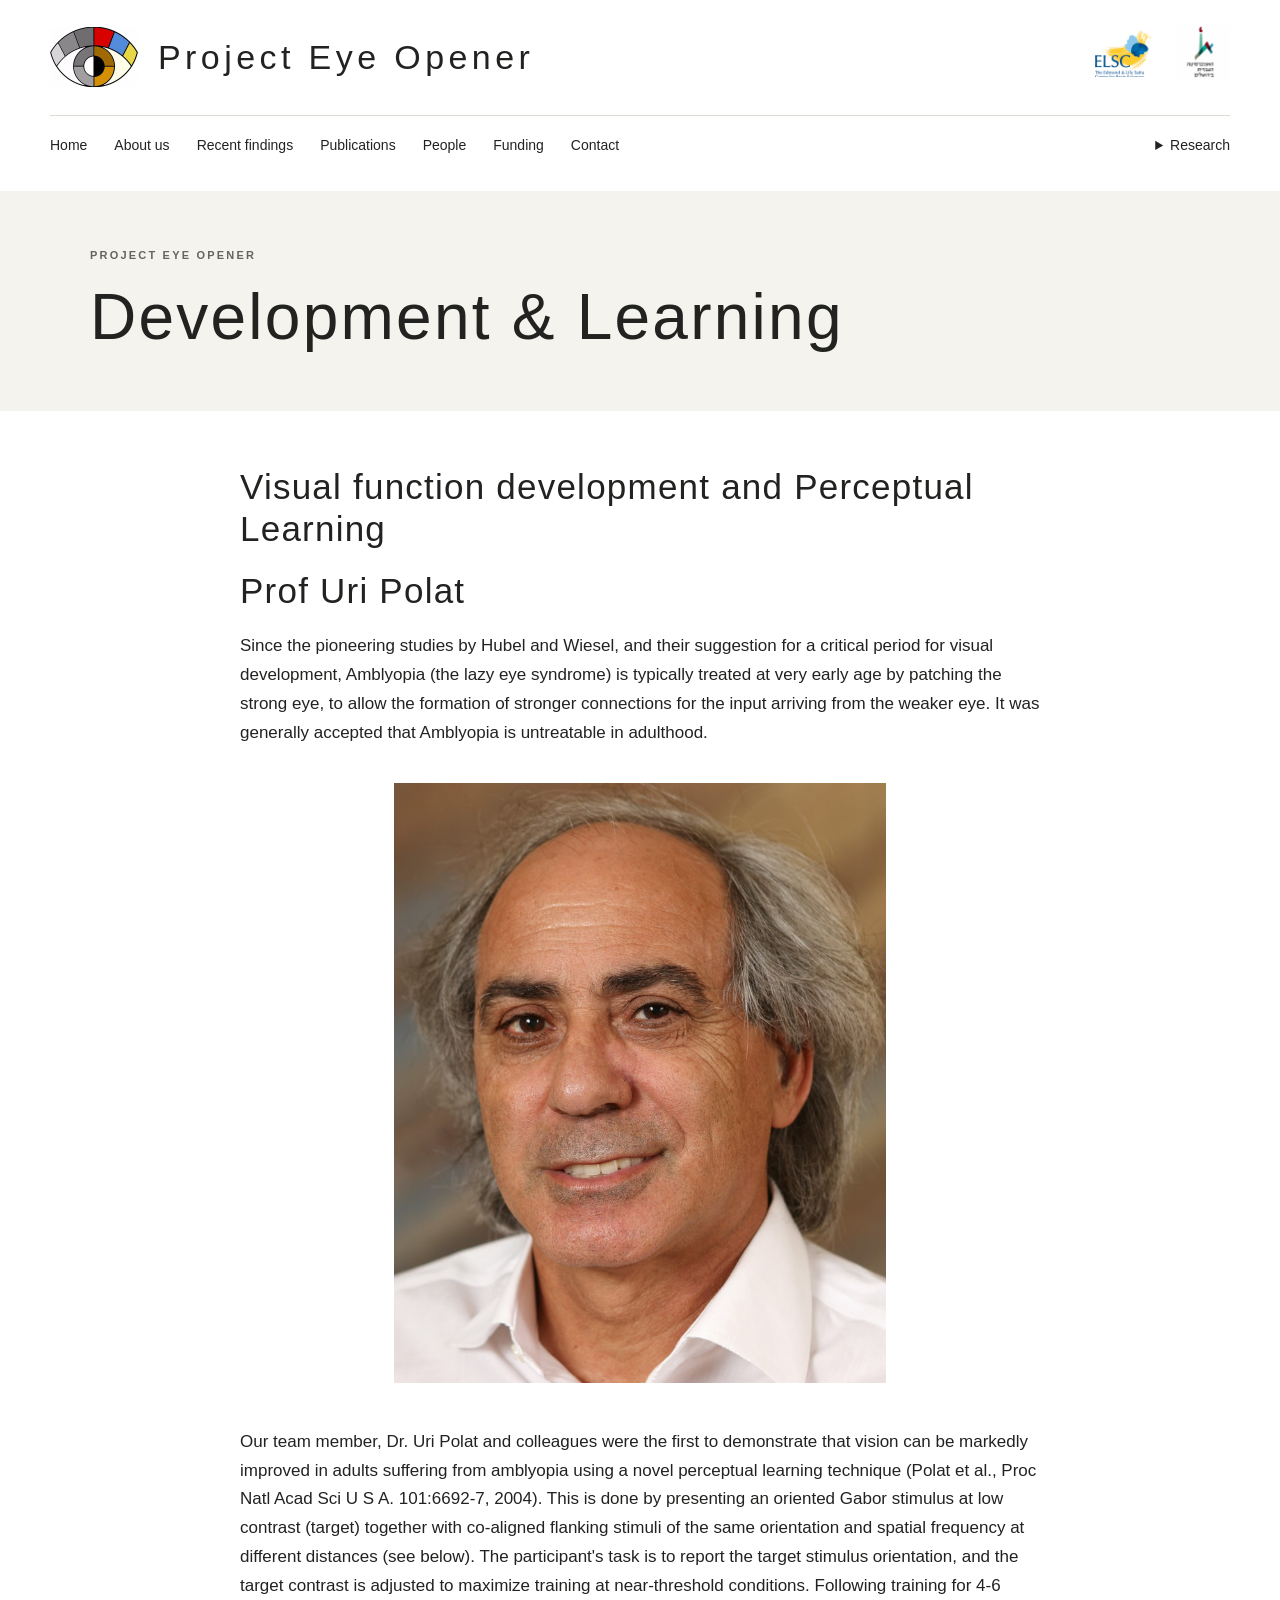
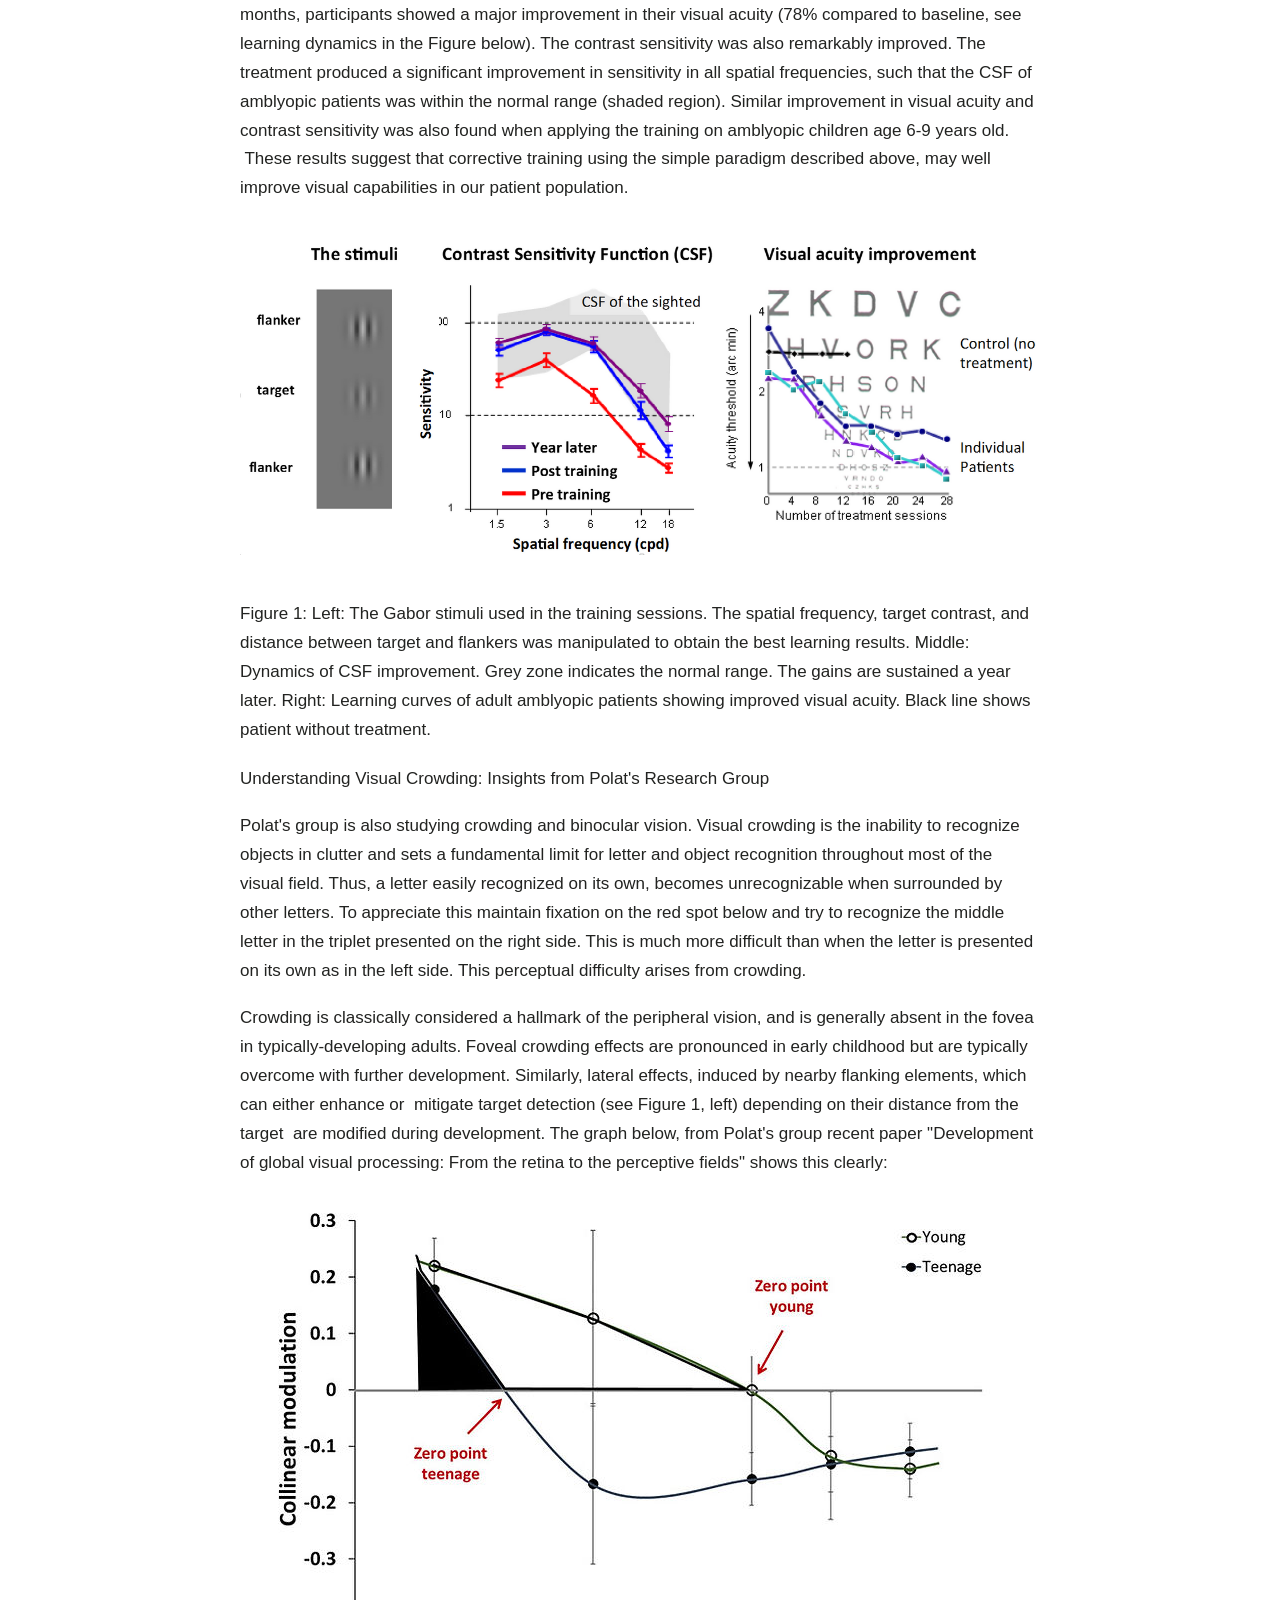
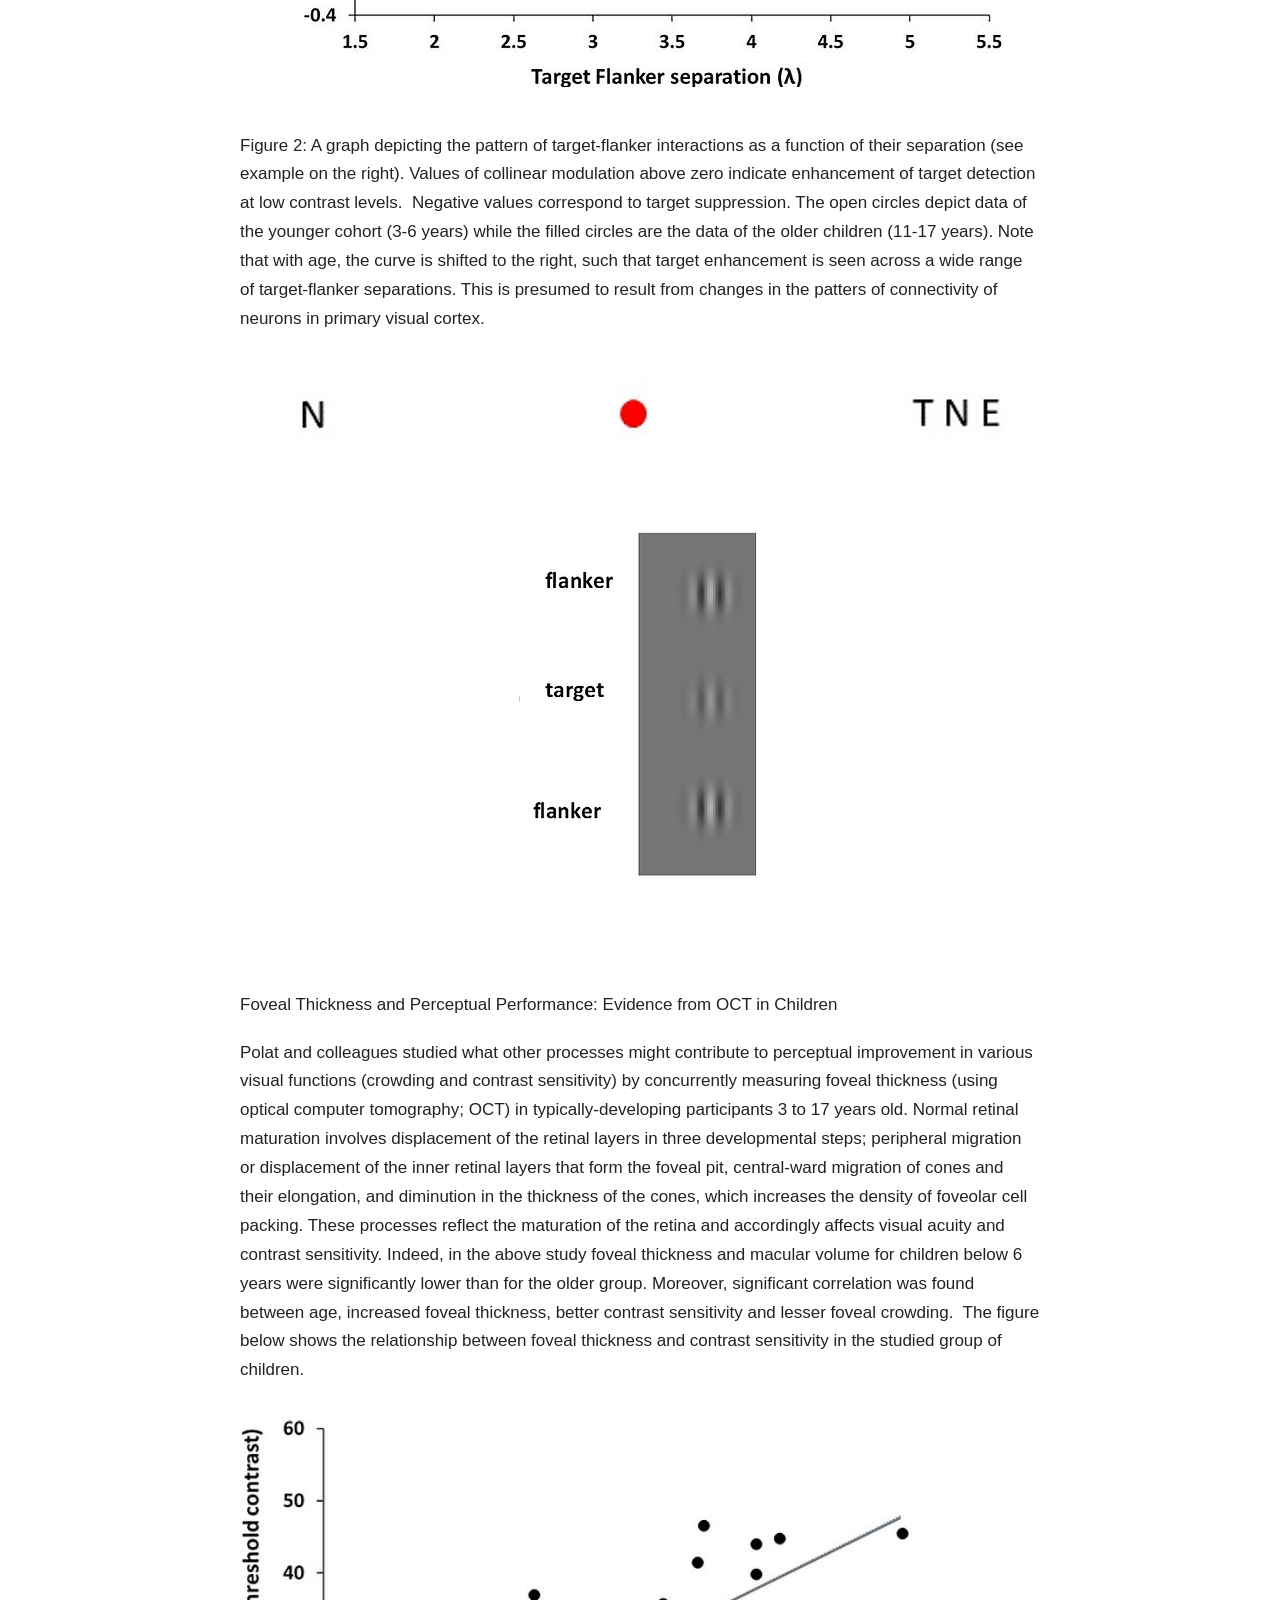
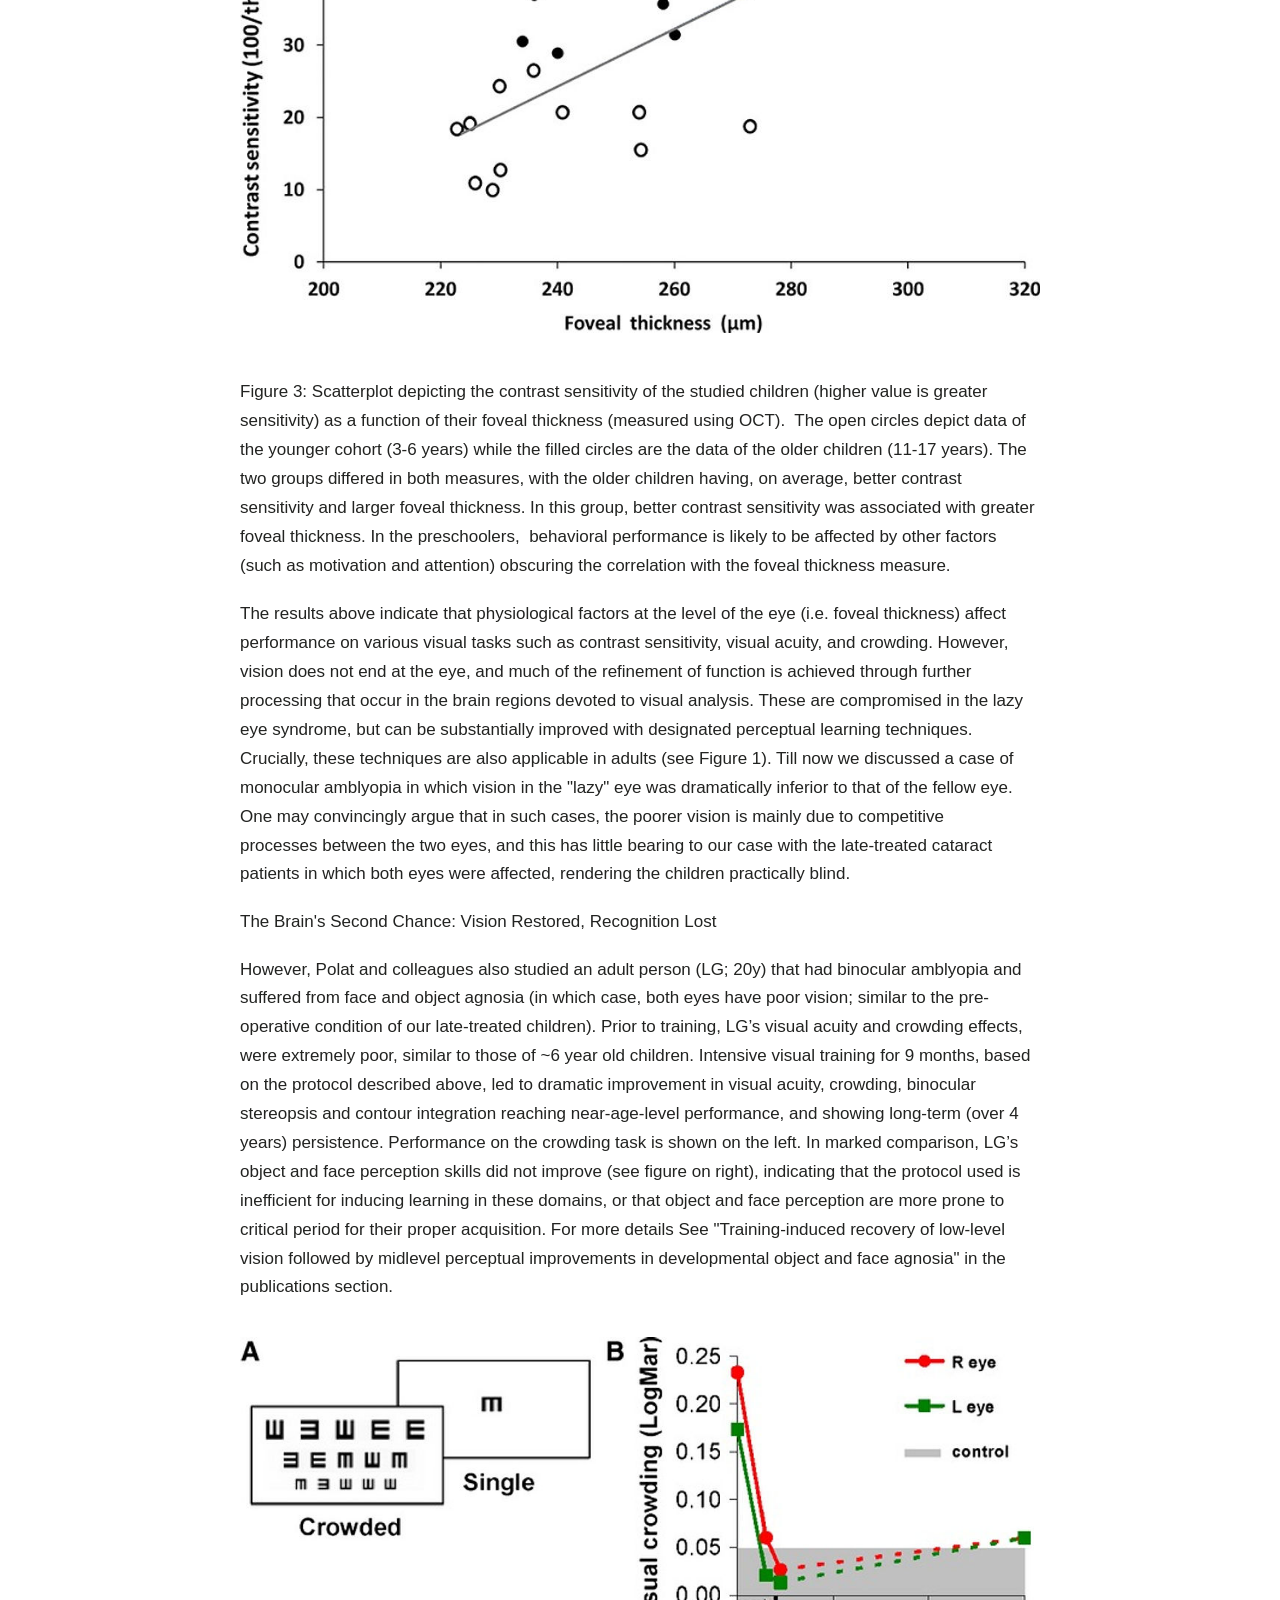
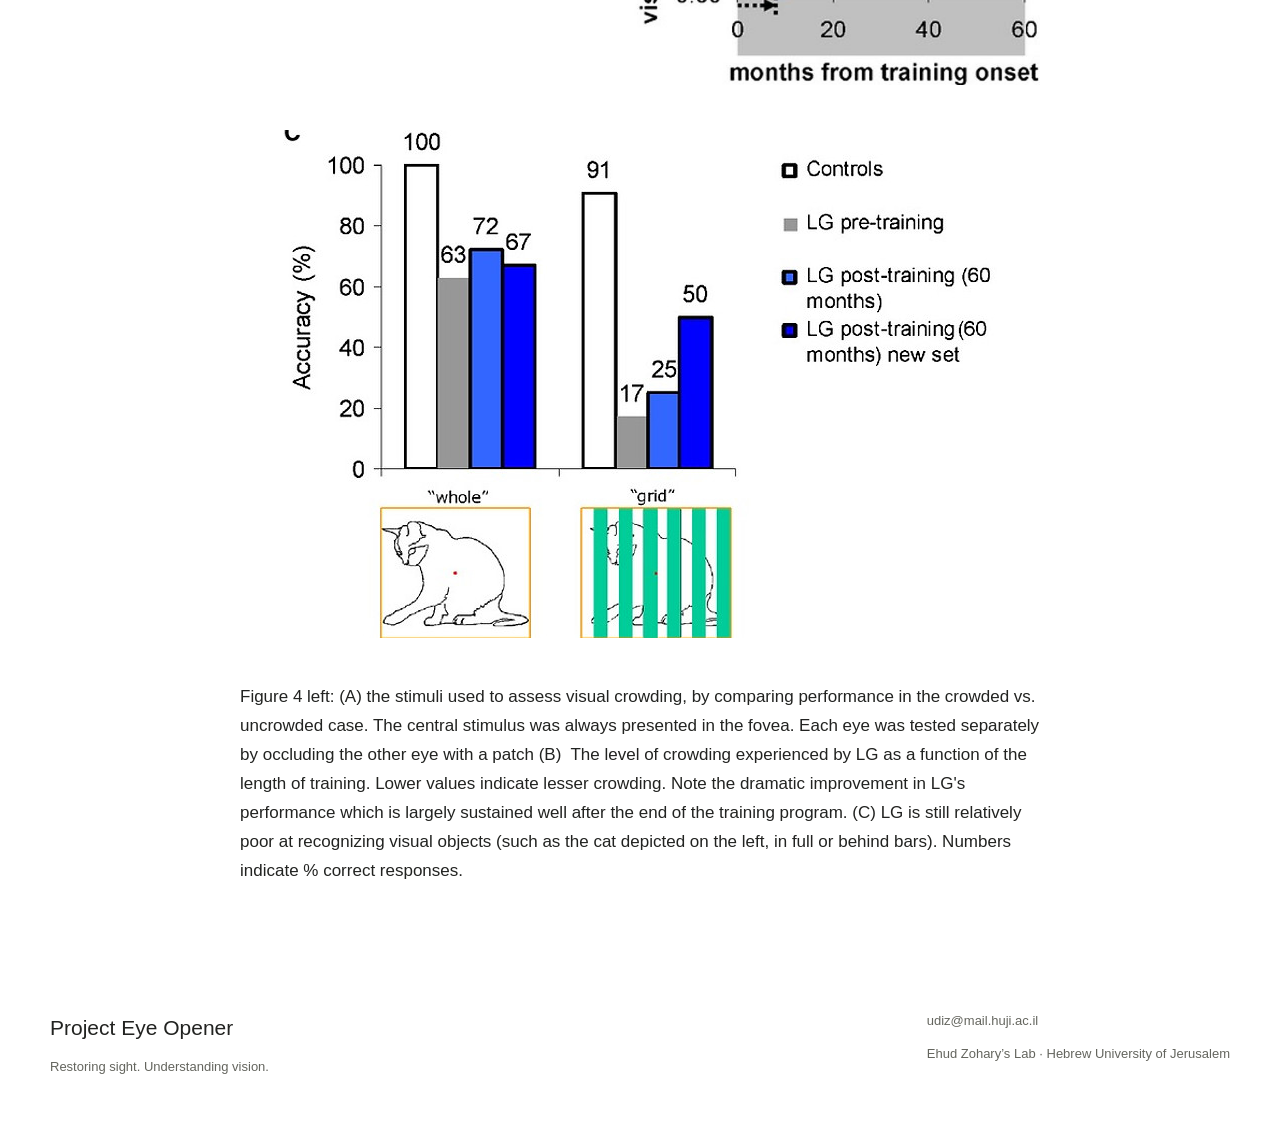
<file: public/perceptual-learning/index.html>
<!doctype html><html lang="en"><head><meta charset="utf-8"><meta name="viewport" content="width=device-width, initial-scale=1"><base href="../"><title>Development & Learning | Project Eye Opener</title><meta name="description" content="Explore development &amp; learning at Project Eye Opener, restoring sight and studying vision recovery in Ethiopia."><meta name="theme-color" content="#151311"><link rel="icon" href="assets/094.jpeg"><link rel="stylesheet" href="styles.css"></head><body><a class="skip" href="#main">Skip to content</a><header class="site-header"><div class="header-inner"><a class="brand" href="./"><img src="assets/094.jpeg" alt=""><span>Project Eye Opener</span></a><div class="affiliations"><a href="https://elsc.huji.ac.il/" aria-label="Edmond and Lily Safra Center for Brain Sciences"><img src="assets/095.png" alt="ELSC"></a><a href="https://new.huji.ac.il/" aria-label="Hebrew University of Jerusalem"><img src="assets/096.png" alt="Hebrew University"></a></div></div><nav aria-label="Main navigation"><a  href="./">Home</a><a  href="about-the-project/">About us</a><a  href="s-projects-side-by-side/">Recent findings</a><a  href="publications/">Publications</a><a  href="people/">People</a><a  href="funding/">Funding</a><a  href="contact-us/">Contact</a><details class="research-menu"><summary>Research</summary><div><a href="recent-findings/">Research overview</a><a href="perceptual-learning/">Development &amp; learning</a><a href="ophthamology/">Ophthalmology</a></div></details></nav></header><main id="main" class="inner-page perceptual-learning"><div class="page-heading"><p class="eyebrow">Project Eye Opener</p><h1>Development & Learning</h1></div><div class="page-content"><div class="text-block"><h1>Visual function development and Perceptual Learning</h1></div><div class="text-block"><h1>Prof Uri Polat</h1></div><div class="text-block"><p>Since the pioneering studies by Hubel and Wiesel, and their suggestion for a critical period for visual development, Amblyopia (the lazy eye syndrome) is typically treated at very early age by patching the strong eye, to allow the formation of stronger connections for the input arriving from the weaker eye. It was generally accepted that Amblyopia is untreatable in adulthood.</p></div><figure><img src="assets/039.jpeg" alt="IAMI_DeTest-Prof.-Uri-Polat.jpeg" loading="lazy"></figure><div class="text-block"><p>Our team member, Dr. Uri Polat and colleagues were the first to demonstrate that vision can be markedly improved in adults suffering from amblyopia using a novel perceptual learning technique (Polat et al., Proc Natl Acad Sci U S A. 101:6692-7, 2004). This is done by presenting an oriented Gabor stimulus at low contrast (target) together with co-aligned flanking stimuli of the same orientation and spatial frequency at different distances (see below). The participant&#39;s task is to report the target stimulus orientation, and the target contrast is adjusted to maximize training at near-threshold conditions. Following training for 4-6 months, participants showed a major improvement in their visual acuity (78% compared to baseline, see learning dynamics in the Figure below). The contrast sensitivity was also remarkably improved. The treatment produced a significant improvement in sensitivity in all spatial frequencies, such that the CSF of amblyopic patients was within the normal range (shaded region). Similar improvement in visual acuity and contrast sensitivity was also found when applying the training on amblyopic children age 6-9 years old. &nbsp;These results suggest that corrective training using the simple paradigm described above, may well improve visual capabilities in our patient population.</p></div><figure><img src="assets/040.png" alt="Project Eye Opener research illustration" loading="lazy"></figure><div class="text-block"><p>Figure 1: Left: The Gabor stimuli used in the training sessions. The spatial frequency, target contrast, and distance between target and flankers was manipulated to obtain the best learning results. Middle: Dynamics of CSF improvement. Grey zone indicates the normal range. The gains are sustained a year later. Right: Learning curves of adult amblyopic patients showing improved visual acuity. Black line shows patient without treatment. &nbsp;</p></div><div class="text-block">

<p>Understanding Visual Crowding: Insights from Polat&#39;s Research Group</p>

<p>Polat&#39;s group is also studying crowding and binocular vision. Visual crowding is the inability to recognize objects in clutter and sets a fundamental limit for letter and object recognition throughout most of the visual ﬁeld. Thus, a letter easily recognized on its own, becomes unrecognizable when surrounded by other letters. To appreciate this maintain fixation on the red spot below and try to recognize the middle letter in the triplet presented on the right side. This is much more difficult than when the letter is presented on its own as in the left side. This perceptual difficulty arises from crowding.</p>





<p>Crowding is classically considered a hallmark of the peripheral vision, and is generally absent in the fovea in typically-developing adults. Foveal crowding effects are pronounced in early childhood but are typically overcome with further development. Similarly, lateral effects, induced by nearby flanking elements, which can either enhance or&nbsp; mitigate target detection (see Figure 1, left) depending on their distance from the target&nbsp; are modified during development. The graph below, from Polat&#39;s group recent paper &quot;Development of global visual processing: From the retina to the perceptive fields&quot; shows this clearly:&nbsp;</p>





</div><figure><img src="assets/041.jpg" alt="Doron visual function age dependencies PLOS2020.jpg" loading="lazy"></figure><div class="text-block"><p>Figure 2: A graph depicting the pattern of target-flanker interactions as a function of their separation (see example on the right). Values of collinear modulation above zero indicate enhancement of target detection at low contrast levels.&nbsp; Negative values correspond to target suppression. The open circles depict data of the younger cohort (3-6 years) while the filled circles are the data of the older children (11-17 years). Note that with age, the curve is shifted to the right, such that target enhancement is seen across a wide range of target-flanker separations. This is presumed&nbsp;to result from changes in the patters of connectivity of neurons in primary visual cortex.</p></div><figure><img src="assets/042.jpg" alt="crowding demo_edited.jpg" loading="lazy"></figure><figure><img src="assets/043.png" alt="Project Eye Opener research illustration" loading="lazy"></figure><div class="text-block"><p>Foveal Thickness and Perceptual Performance: Evidence from OCT in Children</p>

<p>Polat and colleagues studied what other processes might contribute to perceptual improvement in various visual functions (crowding and contrast sensitivity) by concurrently measuring foveal thickness (using optical computer tomography; OCT) in typically-developing participants 3 to 17 years old. Normal retinal maturation involves displacement of the retinal layers in three developmental steps; peripheral migration or displacement of the inner retinal layers that form the foveal pit, central-ward migration of cones and their elongation, and diminution in the thickness of the cones, which increases the density of foveolar cell packing. These processes reflect the maturation of the retina and accordingly affects visual acuity and contrast sensitivity. Indeed, in the above study foveal thickness and macular volume for children below 6 years were significantly lower than for the older group. Moreover, significant correlation was found between age, increased foveal thickness, better contrast sensitivity and lesser foveal crowding.&nbsp; The figure below shows the relationship between foveal thickness and contrast sensitivity in the studied group of children.</p></div><figure><img src="assets/044.jpg" alt="Doron visual function age dependencies PLOS2020.jpg" loading="lazy"></figure><div class="text-block"><p>Figure 3: Scatterplot depicting the contrast sensitivity of the studied children (higher value is greater sensitivity) as a function of their foveal thickness (measured using OCT).&nbsp; The open circles depict data of the younger cohort (3-6 years) while the filled circles are the data of the older children (11-17 years). The two groups differed in both measures, with the older children having, on average, better contrast sensitivity and larger foveal thickness. In this group, better contrast sensitivity was associated with greater foveal thickness. In the preschoolers,&nbsp; behavioral performance is likely to be affected by other factors (such as motivation and attention) obscuring the correlation with the foveal thickness measure.</p></div><div class="text-block">

<p>The results above indicate that physiological factors at the level of the eye (i.e. foveal thickness) affect performance on various visual tasks such as contrast sensitivity, visual acuity, and crowding. However, vision does not end at the eye, and much of the refinement of function is achieved through further processing that occur in the brain regions devoted to visual analysis. These are compromised in the lazy eye syndrome, but can be substantially improved with designated perceptual learning techniques. Crucially, these techniques are also applicable in adults (see Figure 1). Till now we discussed a case of monocular amblyopia in which vision in the &quot;lazy&quot; eye was dramatically inferior to that of the fellow eye. One may convincingly argue that in such cases, the poorer vision is mainly due to competitive processes&nbsp;between the two eyes, and this has little bearing to our case with the late-treated cataract patients in which both eyes were affected, rendering the children practically blind.</p>





<p>The Brain&#39;s Second Chance: Vision Restored, Recognition Lost</p>

<p>However, Polat and colleagues also studied an adult person (LG; 20y) that had binocular amblyopia and suffered from face and object agnosia (in which case, both eyes have poor vision; similar to the pre-operative condition of our late-treated children). Prior to training, LG&rsquo;s visual acuity and crowding effects, were extremely poor, similar to those of ~6 year old children. Intensive visual training for 9 months, based on the protocol described above, led to dramatic improvement in visual acuity, crowding, binocular stereopsis and contour integration reaching near-age-level performance, and showing long-term (over 4 years) persistence. Performance on the crowding task is shown on the left. In marked comparison, LG&rsquo;s object and face perception skills did not improve (see figure on right), indicating that the protocol used is inefficient for inducing learning in these domains, or that object and face perception are more prone to critical period for their proper acquisition. For more details See &quot;Training-induced recovery of low-level vision followed by midlevel perceptual improvements in developmental object and face agnosia&quot; in the publications section.&nbsp;</p></div><figure><img src="assets/045.jpg" alt="Lev crowding following training.jpg" loading="lazy"></figure><figure><img src="assets/046.jpg" alt="Lev training.jpg" loading="lazy"></figure><div class="text-block"><p>Figure 4 left: (A) the stimuli used to assess visual crowding, by comparing performance in the crowded vs. uncrowded case. The central stimulus was always presented in the fovea. Each eye was tested separately by occluding the other eye with a patch (B)&nbsp; The level of crowding experienced by LG as a function of the length of training. Lower values indicate lesser crowding. Note the dramatic improvement in LG&#39;s performance which is largely sustained well after the end of the training program. (C) LG is still relatively poor at recognizing visual objects (such as the cat depicted on the left, in full or behind bars). Numbers indicate % correct responses.</p></div></div></main><footer><div><a class="footer-title" href="./">Project Eye Opener</a><p>Restoring sight. Understanding vision.</p></div><div><a href="mailto:udiz@mail.huji.ac.il">udiz@mail.huji.ac.il</a><p><a href="https://elsc.huji.ac.il/people-directory/faculty-members/ehud-zohary/">Ehud Zohary’s Lab</a> · Hebrew University of Jerusalem</p></div></footer></body></html>
</file>
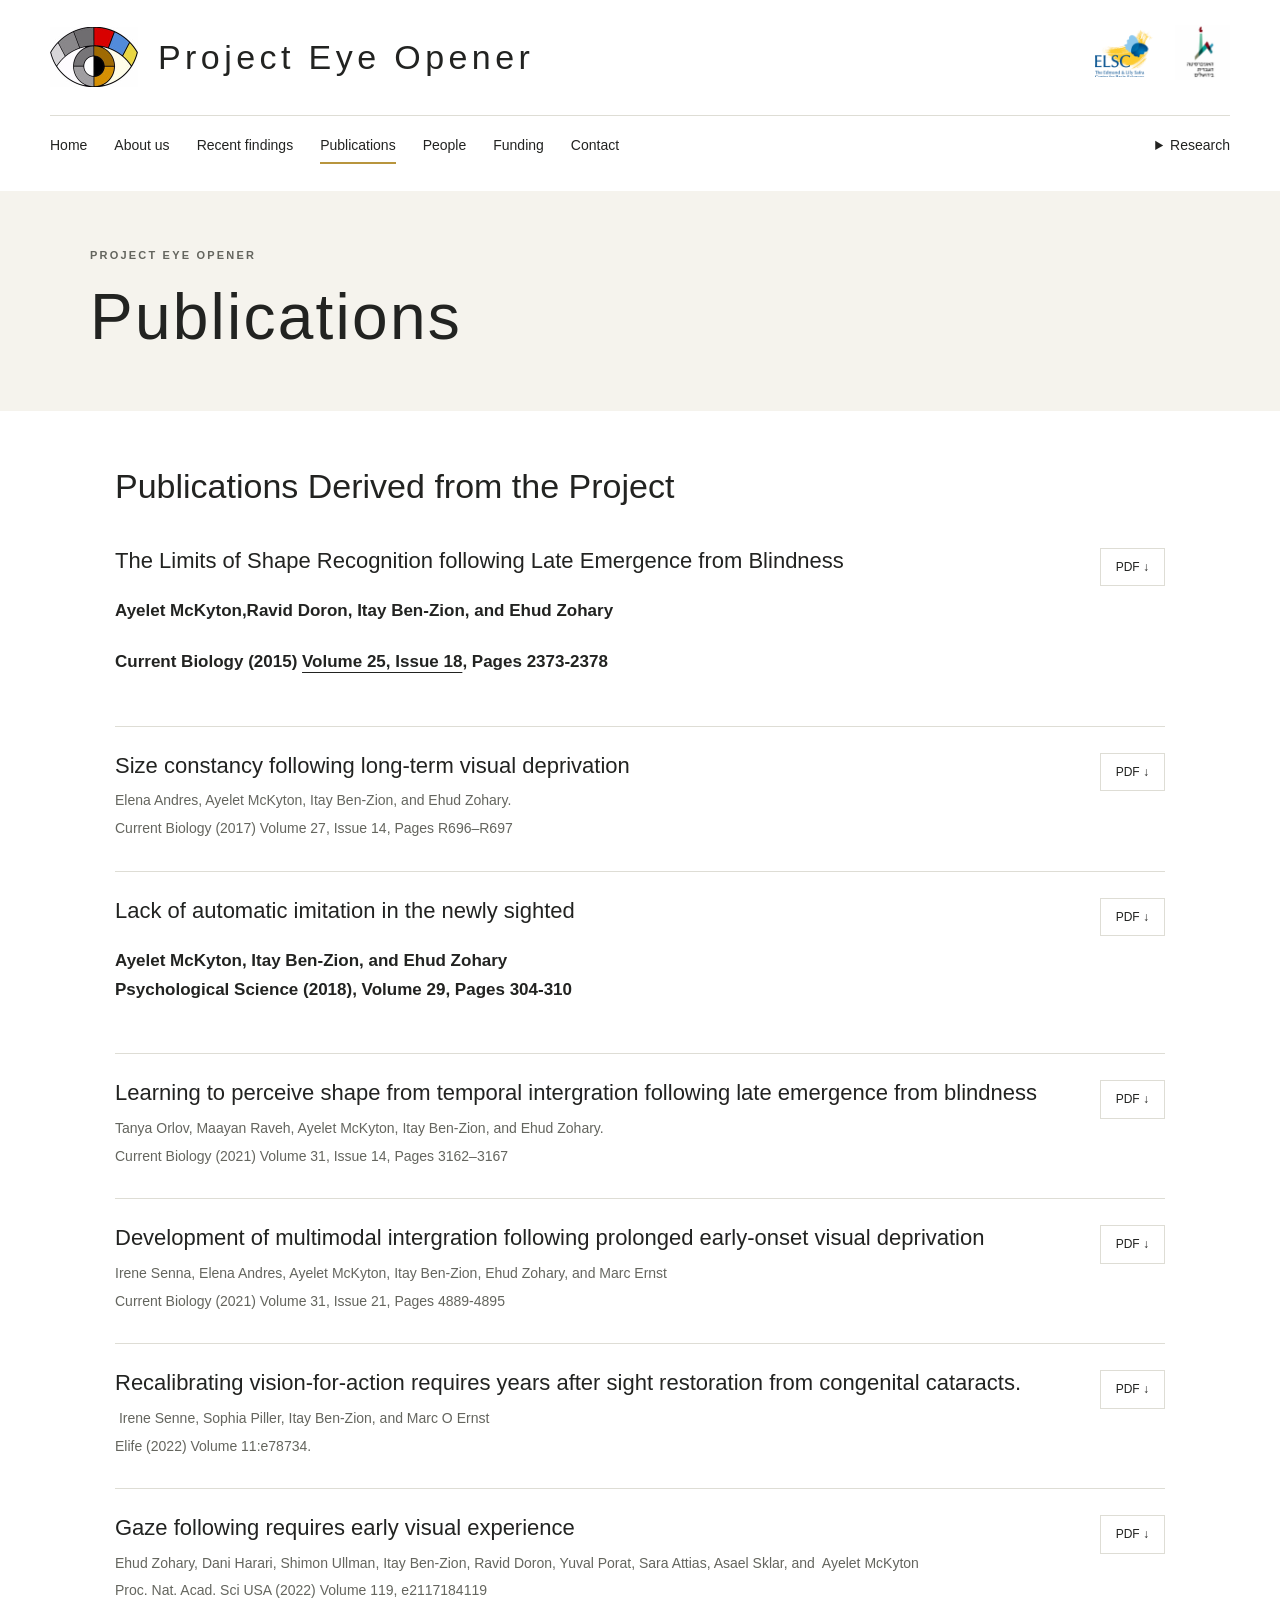
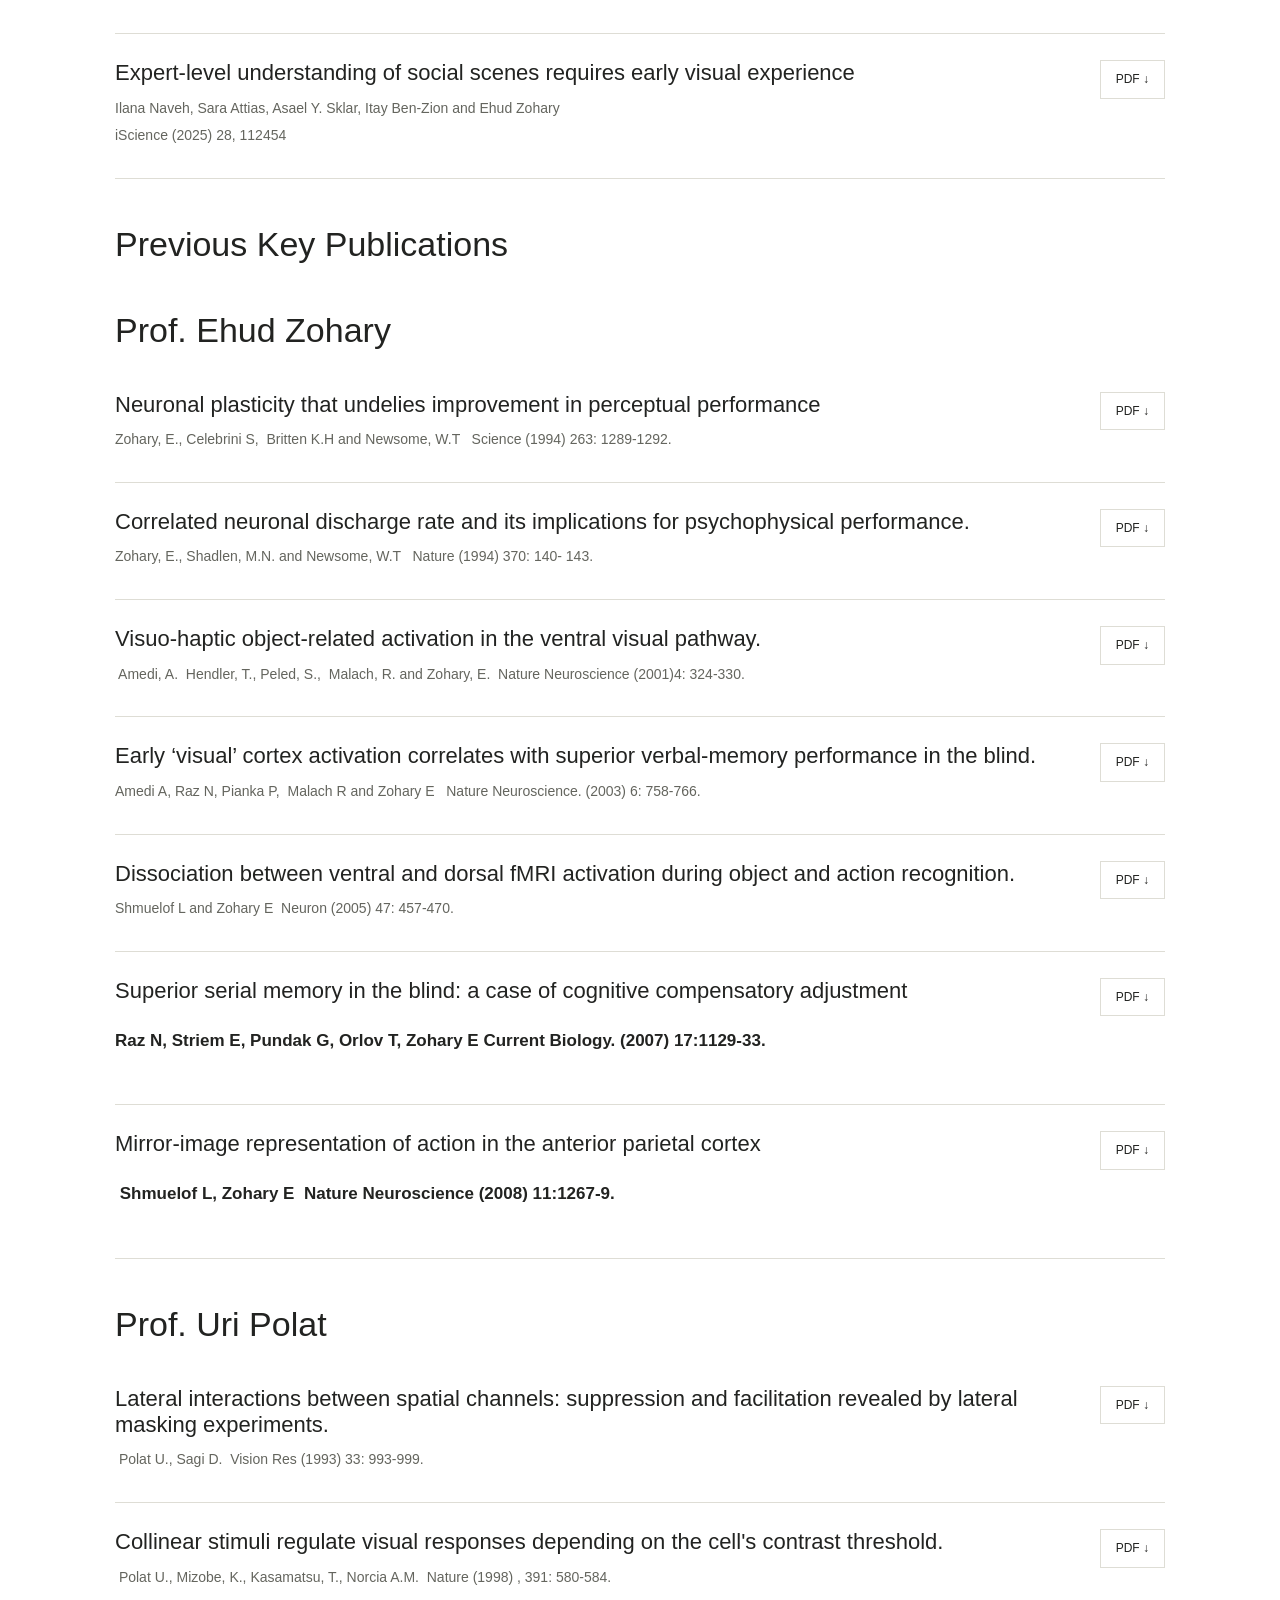
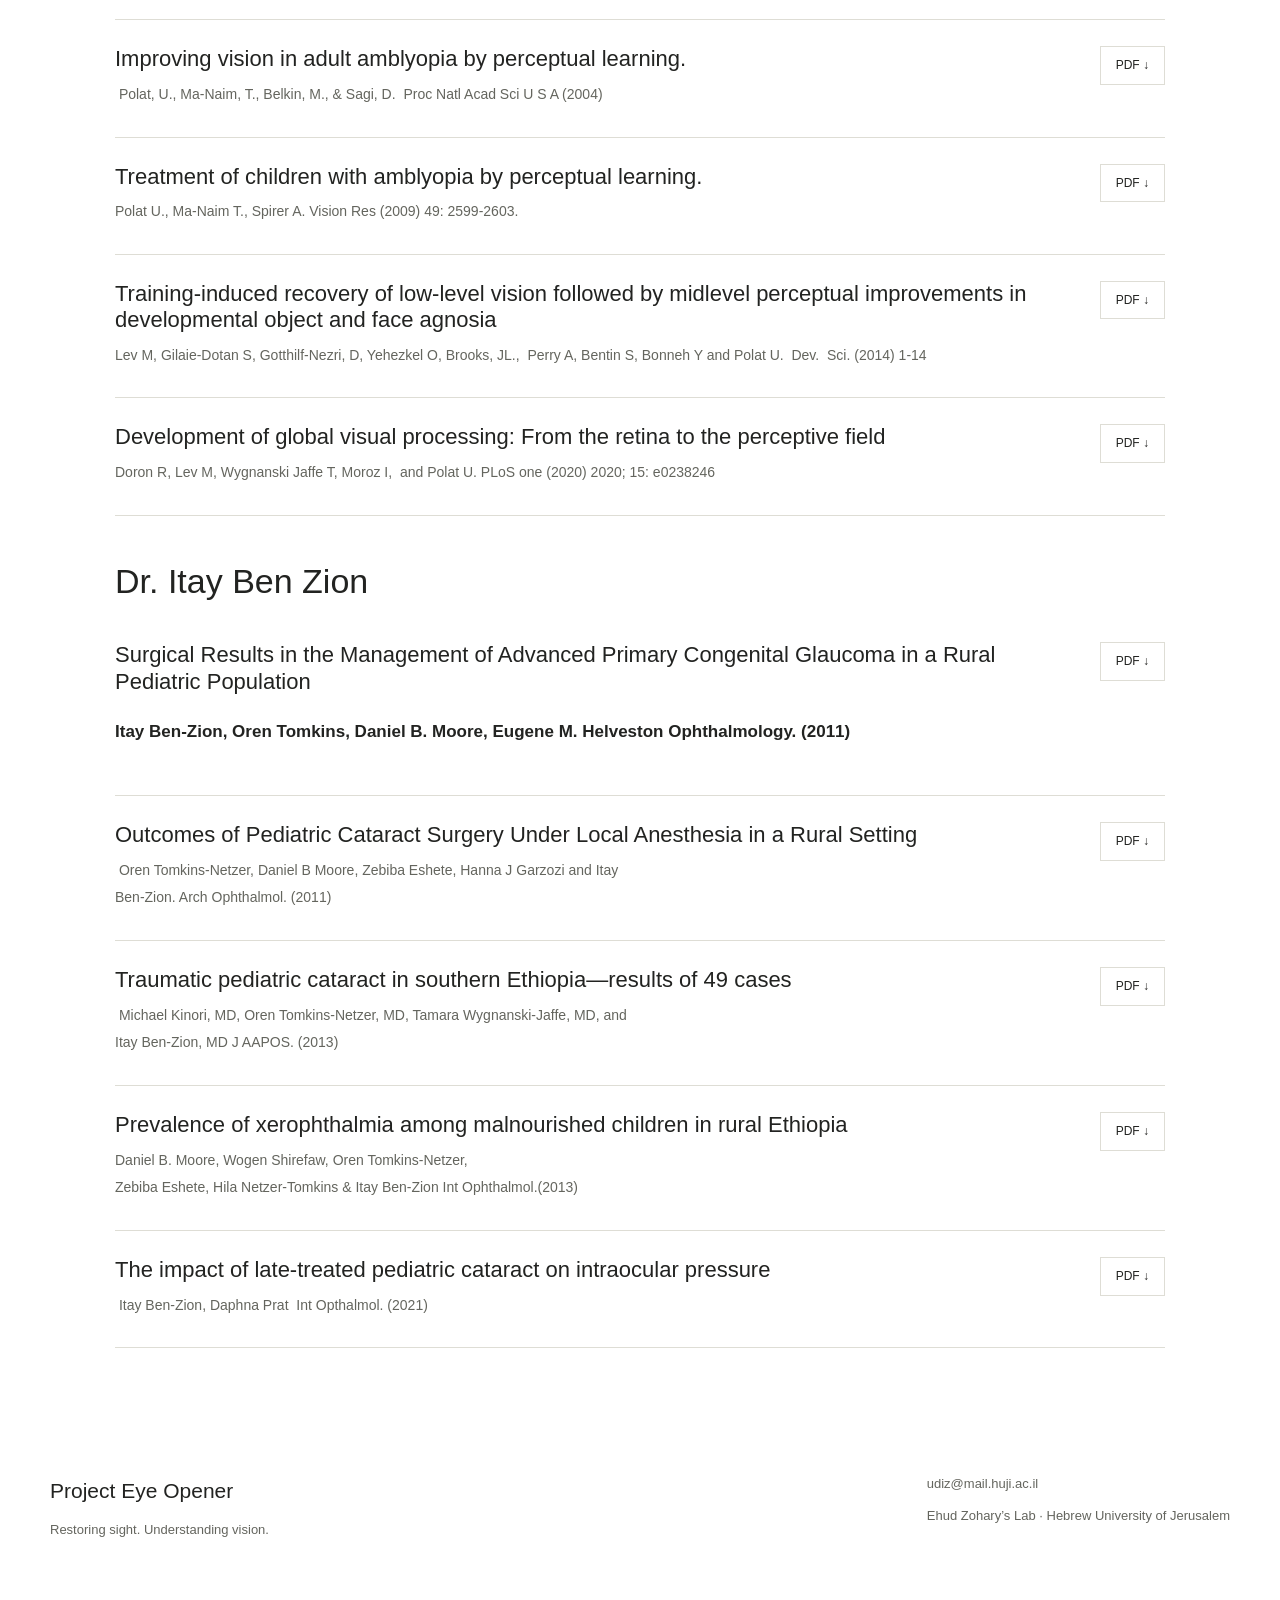
<file: public/publications/index.html>
<!doctype html><html lang="en"><head><meta charset="utf-8"><meta name="viewport" content="width=device-width, initial-scale=1"><base href="../"><title>Publications | Project Eye Opener</title><meta name="description" content="Explore publications at Project Eye Opener, restoring sight and studying vision recovery in Ethiopia."><meta name="theme-color" content="#151311"><link rel="icon" href="assets/094.jpeg"><link rel="stylesheet" href="styles.css"></head><body><a class="skip" href="#main">Skip to content</a><header class="site-header"><div class="header-inner"><a class="brand" href="./"><img src="assets/094.jpeg" alt=""><span>Project Eye Opener</span></a><div class="affiliations"><a href="https://elsc.huji.ac.il/" aria-label="Edmond and Lily Safra Center for Brain Sciences"><img src="assets/095.png" alt="ELSC"></a><a href="https://new.huji.ac.il/" aria-label="Hebrew University of Jerusalem"><img src="assets/096.png" alt="Hebrew University"></a></div></div><nav aria-label="Main navigation"><a  href="./">Home</a><a  href="about-the-project/">About us</a><a  href="s-projects-side-by-side/">Recent findings</a><a aria-current="page" href="publications/">Publications</a><a  href="people/">People</a><a  href="funding/">Funding</a><a  href="contact-us/">Contact</a><details class="research-menu"><summary>Research</summary><div><a href="recent-findings/">Research overview</a><a href="perceptual-learning/">Development &amp; learning</a><a href="ophthamology/">Ophthalmology</a></div></details></nav></header><main id="main" class="inner-page publications"><div class="page-heading"><p class="eyebrow">Project Eye Opener</p><h1>Publications</h1></div><div class="page-content"><h2>Publications Derived from the Project</h2><article class="publication"><div><h3>The Limits of Shape Recognition following Late Emergence from Blindness</h3><h4>Ayelet McKyton,Ravid&nbsp;Doron,&nbsp;Itay Ben-Zion, and Ehud Zohary</h4>

<h4>Current&nbsp;Biology&nbsp;(2015)&nbsp;<a href="http://www.sciencedirect.com/science/journal/09609822/25/18" rel="noreferrer noopener">Volume 25, Issue 18</a>, Pages 2373-2378</h4>

<h4></h4></div><a class="pdf" href="assets/8c09ae_e498a1a5b14b40a3a8773f82d0b6342b.pdf" aria-label="Download PDF: The Limits of Shape Recognition following Late Emergence from Blindness">PDF ↓</a></article><article class="publication"><div><h3>Size constancy following long-term visual deprivation</h3><p>Elena Andres, Ayelet McKyton,&nbsp;Itay Ben-Zion, and Ehud Zohary.</p>

<p>Current Biology&nbsp;(2017) <a>Volume 27, Issue 14</a>,&nbsp;Pages R696&ndash;R697&nbsp;</p></div><a class="pdf" href="assets/8c09ae_bccbb27c879646d1bddcb15e08443164.pdf" aria-label="Download PDF: Size constancy following long-term visual deprivation">PDF ↓</a></article><article class="publication"><div><h3>Lack of automatic imitation in the newly sighted</h3><h4>Ayelet McKyton, Itay Ben-Zion, and Ehud Zohary<br>
Psychological Science (2018), Volume 29, Pages 304-310</h4></div><a class="pdf" href="assets/8c09ae_98a853975d1b49e7b80236c13d10222d.pdf" aria-label="Download PDF: Lack of automatic imitation in the newly sighted">PDF ↓</a></article><article class="publication"><div><h3>Learning to perceive shape from temporal intergration following late emergence from blindness</h3><p>Tanya Orlov, Maayan Raveh, Ayelet McKyton, Itay Ben-Zion, and Ehud Zohary.</p>

<p>Current Biology&nbsp;(2021) Volume 31, Issue 14, Pages 3162&ndash;3167&nbsp;</p></div><a class="pdf" href="assets/3b4da3_d8b81d8537a84b5f9edc39ac12f61bfd.pdf" aria-label="Download PDF: Learning to perceive shape from temporal intergration following late emergence from blindness">PDF ↓</a></article><article class="publication"><div><h3>Development of multimodal intergration following prolonged early-onset visual deprivation</h3><p>Irene Senna, Elena Andres, Ayelet McKyton, Itay Ben-Zion,&nbsp;Ehud Zohary, and Marc Ernst</p>

<p>Current Biology&nbsp;(2021) Volume 31, Issue 21, Pages 4889-4895&nbsp;</p></div><a class="pdf" href="assets/3b4da3_9717dbda367e459688d7e98eccabf9e7.pdf" aria-label="Download PDF: Development of multimodal intergration following prolonged early-onset visual deprivation">PDF ↓</a></article><article class="publication"><div><h3>Recalibrating vision-for-action requires years after sight restoration from congenital cataracts.</h3><p>&nbsp;Irene Senne, Sophia Piller, Itay Ben-Zion, and Marc O Ernst </p>

<p>Elife&nbsp;(2022) Volume 11:e78734.</p></div><a class="pdf" href="assets/3b4da3_6aec1303bbc3402f96095376daf1e413.pdf" aria-label="Download PDF: Recalibrating vision-for-action requires years after sight restoration from congenital cataracts.">PDF ↓</a></article><article class="publication"><div><h3>Gaze following requires early visual experience</h3><p>Ehud Zohary, Dani Harari, Shimon Ullman, Itay Ben-Zion, Ravid Doron, Yuval Porat, Sara Attias, Asael Sklar, and&nbsp; Ayelet McKyton</p>

<p>Proc. Nat. Acad. Sci USA&nbsp;(2022) Volume 119, e2117184119&nbsp;</p></div><a class="pdf" href="assets/3b4da3_da488370d9694e8488af2ae091027db4.pdf" aria-label="Download PDF: Gaze following requires early visual experience">PDF ↓</a></article><article class="publication"><div><h3>Expert-level understanding of social scenes requires early visual experience</h3><p>Ilana Naveh, Sara Attias, Asael Y. Sklar, Itay Ben-Zion and Ehud Zohary&nbsp; &nbsp; </p>

<p>iScience (2025) 28, 112454</p></div><a class="pdf" href="assets/0905f7_5687eef4871743a79a5a1de9bf41a392.pdf" aria-label="Download PDF: Expert-level understanding of social scenes requires early visual experience">PDF ↓</a></article><h2>Previous Key Publications</h2><h2>Prof. Ehud Zohary</h2><article class="publication"><div><h3>Neuronal plasticity that undelies improvement in perceptual performance</h3><p>Zohary, E., Celebrini S,&nbsp; Britten K.H and Newsome, W.T&nbsp; &nbsp;Science&nbsp;(1994) 263: 1289-1292.</p></div><a class="pdf" href="assets/8c09ae_bfffb2dc770b480ea2fe750e076919dc.pdf" aria-label="Download PDF: Neuronal plasticity that undelies improvement in perceptual performance">PDF ↓</a></article><article class="publication"><div><h3>Correlated neuronal discharge rate and its implications for psychophysical performance.</h3><p>Zohary, E., Shadlen, M.N. and Newsome, W.T &nbsp; Nature&nbsp;(1994) 370: 140- 143.</p></div><a class="pdf" href="assets/8c09ae_bfffb2dc770b480ea2fe750e076919dc.pdf" aria-label="Download PDF: Correlated neuronal discharge rate and its implications for psychophysical performance.">PDF ↓</a></article><article class="publication"><div><h3>Visuo-haptic object-related activation in the ventral visual pathway.</h3><p>&nbsp;Amedi, A. &nbsp;Hendler, T., Peled, S.,&nbsp; Malach, R. and Zohary, E. &nbsp;Nature Neuroscience (2001)4: 324-330.</p></div><a class="pdf" href="assets/8c09ae_943e84e4045940aca9d171a048de9a69.pdf" aria-label="Download PDF: Visuo-haptic object-related activation in the ventral visual pathway.">PDF ↓</a></article><article class="publication"><div><h3>Early &lsquo;visual&rsquo; cortex activation correlates with superior verbal-memory performance in the blind.</h3><p>Amedi A, Raz N, Pianka P,&nbsp; Malach R and Zohary E &nbsp; Nature Neuroscience. (2003) 6: 758-766.</p></div><a class="pdf" href="assets/8c09ae_97e43ae7ad27409e81d50b45be1c68eb.pdf" aria-label="Download PDF: Early &amp;lsquo;visual&amp;rsquo; cortex activation correlates with superior verbal-memory performance in the blind.">PDF ↓</a></article><article class="publication"><div><h3>Dissociation between ventral and dorsal fMRI activation during object and action recognition.</h3><p>Shmuelof L and Zohary E&nbsp; Neuron&nbsp;(2005) 47: 457-470.</p></div><a class="pdf" href="assets/8c09ae_86282015bb7c4266a16a8d190999a3ae.pdf" aria-label="Download PDF: Dissociation between ventral and dorsal fMRI activation during object and action recognition.">PDF ↓</a></article><article class="publication"><div><h3>Superior serial memory in the blind: a case of cognitive compensatory adjustment</h3><h4>Raz N, Striem E, Pundak G, Orlov T, Zohary E&nbsp;Current Biology. (2007) 17:1129-33.</h4></div><a class="pdf" href="assets/8c09ae_61094aa2e5e4404ca2f110a77fad611f.pdf" aria-label="Download PDF: Superior serial memory in the blind: a case of cognitive compensatory adjustment">PDF ↓</a></article><article class="publication"><div><h3>Mirror-image representation of action in the anterior parietal cortex</h3><h4>&nbsp;Shmuelof L, Zohary E&nbsp; Nature Neuroscience (2008) 11:1267-9.</h4></div><a class="pdf" href="assets/8c09ae_94d6ff6021f64e85a13acc8d45334b2c.pdf" aria-label="Download PDF: Mirror-image representation of action in the anterior parietal cortex">PDF ↓</a></article><h2>Prof. Uri Polat</h2><article class="publication"><div><h3>Lateral interactions between spatial channels: suppression and facilitation revealed by lateral masking experiments.</h3><p>&nbsp;Polat U., Sagi D.&nbsp; Vision Res&nbsp;(1993) 33: 993-999.</p></div><a class="pdf" href="assets/8c09ae_3f60699b40fc438787f3a6f467bc3fbb.pdf" aria-label="Download PDF: Lateral interactions between spatial channels: suppression and facilitation revealed by lateral masking experiments.">PDF ↓</a></article><article class="publication"><div><h3>Collinear stimuli regulate visual responses depending on the cell&#39;s contrast threshold.</h3><p>&nbsp;Polat U., Mizobe, K., Kasamatsu, T., Norcia A.M.&nbsp; Nature&nbsp;(1998) , 391: 580-584.</p></div><a class="pdf" href="assets/8c09ae_ce8e9584930649bb91517c4f41639554.pdf" aria-label="Download PDF: Collinear stimuli regulate visual responses depending on the cell&amp;#39;s contrast threshold.">PDF ↓</a></article><article class="publication"><div><h3>Improving vision in adult amblyopia by perceptual learning.</h3><p>&nbsp;Polat, U., Ma-Naim, T., Belkin, M., &amp; Sagi, D. &nbsp;Proc Natl Acad Sci U S A&nbsp;(2004)</p></div><a class="pdf" href="assets/8c09ae_b68e1a2dcb8d4d46aa868bf3d8d8b566.pdf" aria-label="Download PDF: Improving vision in adult amblyopia by perceptual learning.">PDF ↓</a></article><article class="publication"><div><h3>Treatment of children with amblyopia by perceptual learning.</h3><p>Polat U., Ma-Naim T., Spirer A. Vision Res&nbsp;(2009) 49: 2599-2603.</p></div><a class="pdf" href="assets/8c09ae_63ffd520d00f4702afd637b1fa48abce.pdf" aria-label="Download PDF: Treatment of children with amblyopia by perceptual learning.">PDF ↓</a></article><article class="publication"><div><h3>Training-induced recovery of low-level vision followed by midlevel perceptual improvements in developmental object and face agnosia</h3><p>Lev M, Gilaie-Dotan S, Gotthilf-Nezri, D, Yehezkel O, Brooks, JL., &nbsp;Perry A, Bentin S, Bonneh Y and Polat U.&nbsp;&nbsp;Dev.&nbsp; Sci.&nbsp;(2014) 1-14</p></div><a class="pdf" href="assets/3b4da3_026bfd46312c448db7569861696be520.pdf" aria-label="Download PDF: Training-induced recovery of low-level vision followed by midlevel perceptual improvements in developmental object and face agnosia">PDF ↓</a></article><article class="publication"><div><h3>Development of global visual processing: From the retina to the perceptive field</h3><p>Doron R, Lev M, Wygnanski Jaffe T, Moroz I, &nbsp;and Polat U. PLoS one&nbsp;(2020) 2020; 15: e0238246</p></div><a class="pdf" href="assets/3b4da3_ae23f9026a534a0d997de936f6b4e03c.pdf" aria-label="Download PDF: Development of global visual processing: From the retina to the perceptive field">PDF ↓</a></article><h2>Dr. Itay Ben Zion</h2><article class="publication"><div><h3>Surgical Results in the Management of Advanced Primary Congenital Glaucoma in a Rural Pediatric Population</h3><h4>Itay Ben-Zion, Oren Tomkins, Daniel B. Moore, Eugene M. Helveston Ophthalmology. (2011)</h4></div><a class="pdf" href="assets/8c09ae_271efee091f84bd090518b3dfb3d6136.pdf" aria-label="Download PDF: Surgical Results in the Management of Advanced Primary Congenital Glaucoma in a Rural Pediatric Population">PDF ↓</a></article><article class="publication"><div><h3>Outcomes of Pediatric Cataract Surgery Under Local Anesthesia in a Rural Setting</h3><p>&nbsp;Oren Tomkins-Netzer, Daniel B Moore, Zebiba Eshete, Hanna J Garzozi and Itay</p>

<p>Ben-Zion.&nbsp;Arch Ophthalmol. (2011)</p></div><a class="pdf" href="assets/8c09ae_b50cda6607024b0b9778e85c0f85d23a.pdf" aria-label="Download PDF: Outcomes of Pediatric Cataract Surgery Under Local Anesthesia in a Rural Setting">PDF ↓</a></article><article class="publication"><div><h3>Traumatic pediatric cataract in southern Ethiopia&mdash;results of 49 cases</h3><p>&nbsp;Michael Kinori, MD, Oren Tomkins-Netzer, MD, Tamara Wygnanski-Jaffe, MD, and</p>

<p>Itay Ben-Zion, MD&nbsp;J AAPOS. (2013)</p></div><a class="pdf" href="assets/8c09ae_a307245f19a84dd3b67db68a3ef28450.pdf" aria-label="Download PDF: Traumatic pediatric cataract in southern Ethiopia&amp;mdash;results of 49 cases">PDF ↓</a></article><article class="publication"><div><h3>Prevalence of xerophthalmia among malnourished children in rural Ethiopia</h3><p>Daniel B. Moore, Wogen Shirefaw, Oren Tomkins-Netzer,</p>

<p>Zebiba Eshete, Hila Netzer-Tomkins &amp; Itay Ben-Zion&nbsp;Int Ophthalmol.(2013)</p></div><a class="pdf" href="assets/8c09ae_7930ebfb9542474ab0f2704bc7ec34bf.pdf" aria-label="Download PDF: Prevalence of xerophthalmia among malnourished children in rural Ethiopia">PDF ↓</a></article><article class="publication"><div><h3>The impact of late-treated pediatric cataract on intraocular pressure</h3><p>&nbsp;Itay Ben-Zion, Daphna Prat &nbsp;Int Opthalmol. (2021) </p></div><a class="pdf" href="assets/3b4da3_4ab1a048b1664334a7efc4026596a1fc.pdf" aria-label="Download PDF: The impact of late-treated pediatric cataract on intraocular pressure">PDF ↓</a></article></div></main><footer><div><a class="footer-title" href="./">Project Eye Opener</a><p>Restoring sight. Understanding vision.</p></div><div><a href="mailto:udiz@mail.huji.ac.il">udiz@mail.huji.ac.il</a><p><a href="https://elsc.huji.ac.il/people-directory/faculty-members/ehud-zohary/">Ehud Zohary’s Lab</a> · Hebrew University of Jerusalem</p></div></footer></body></html>
</file>
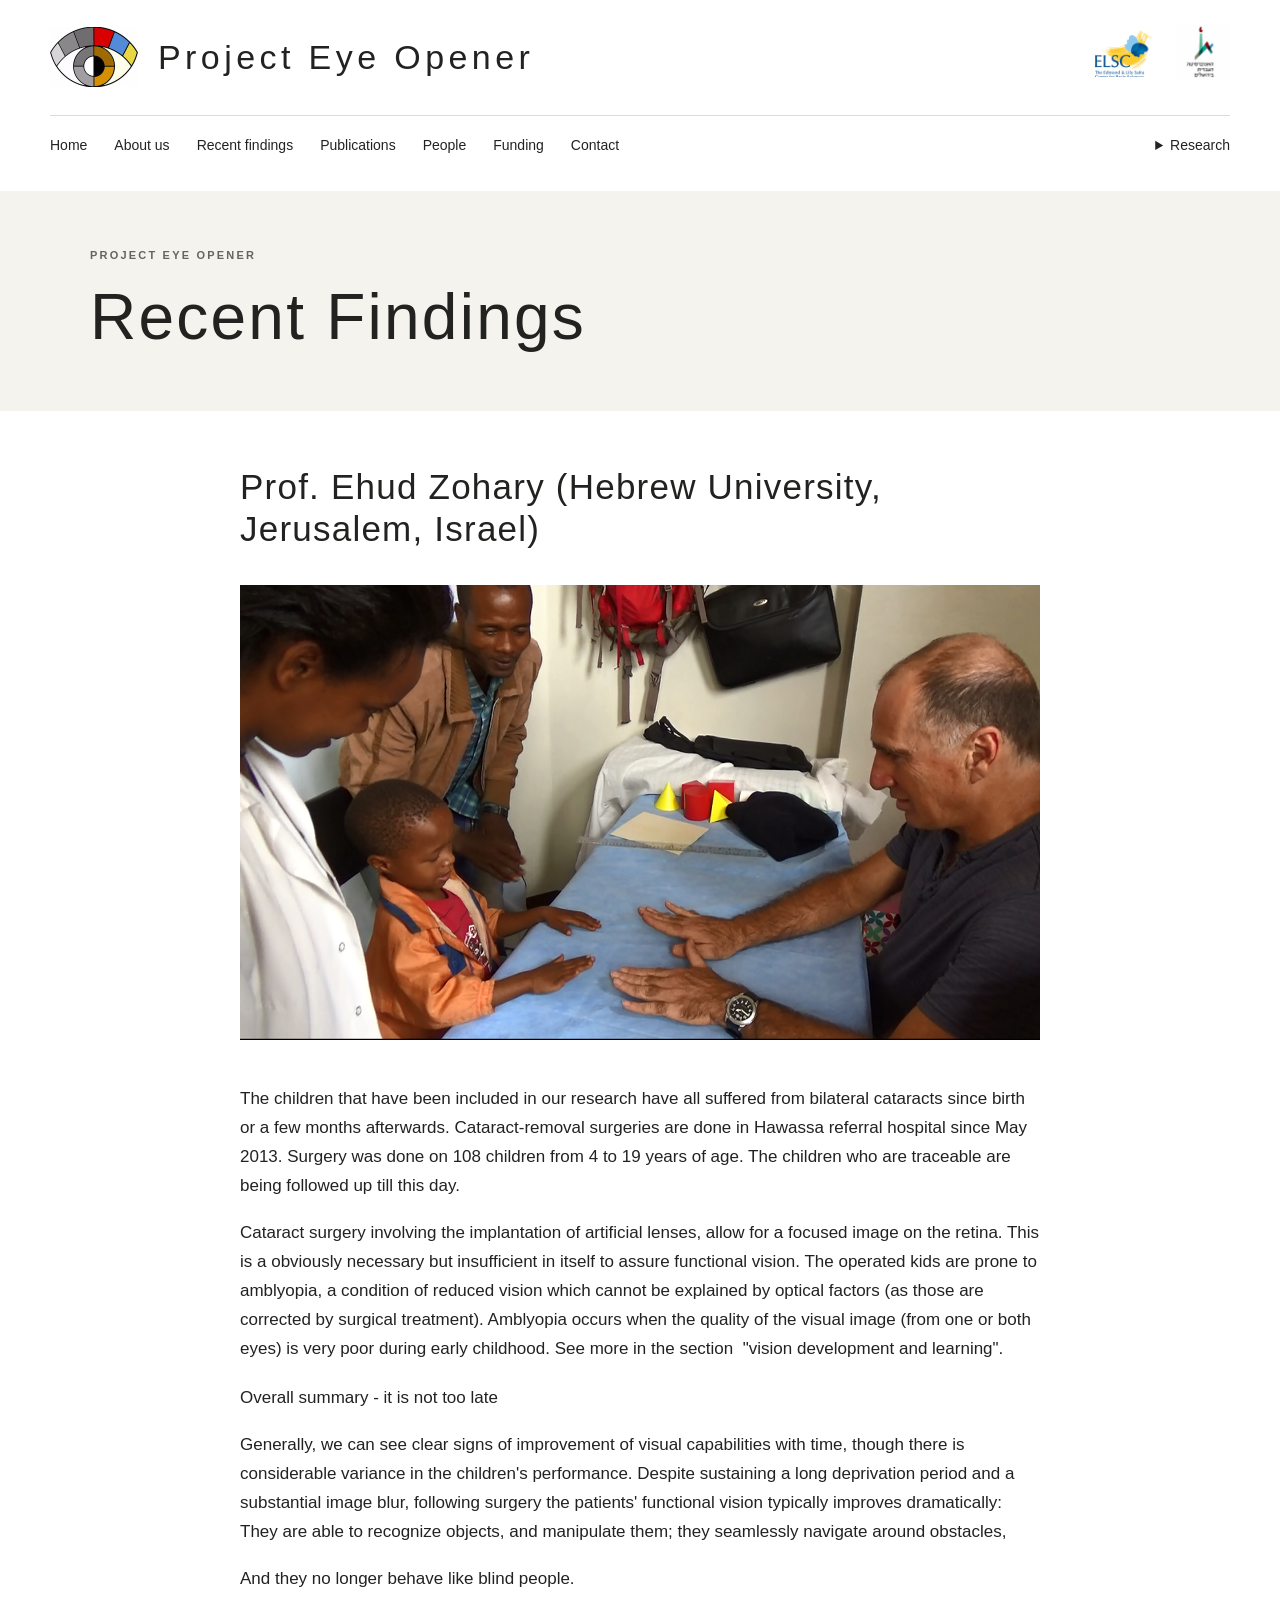
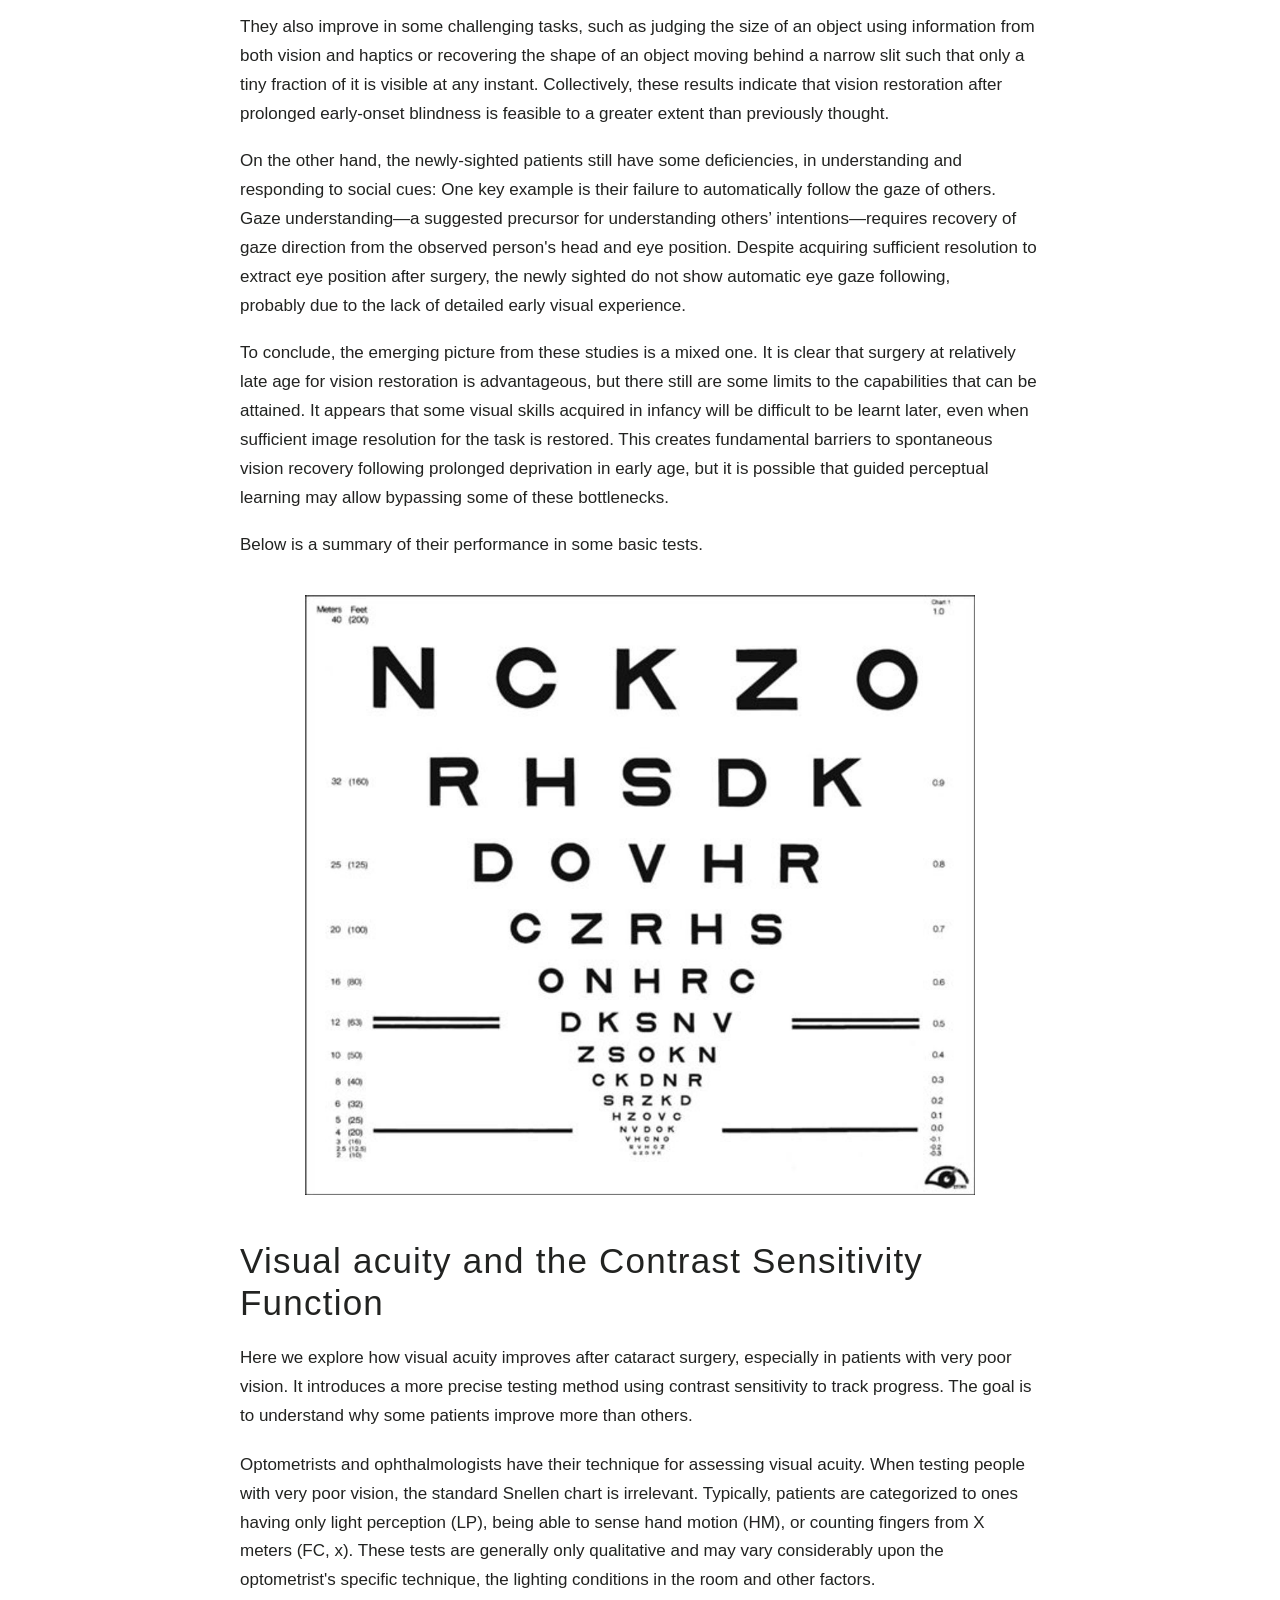
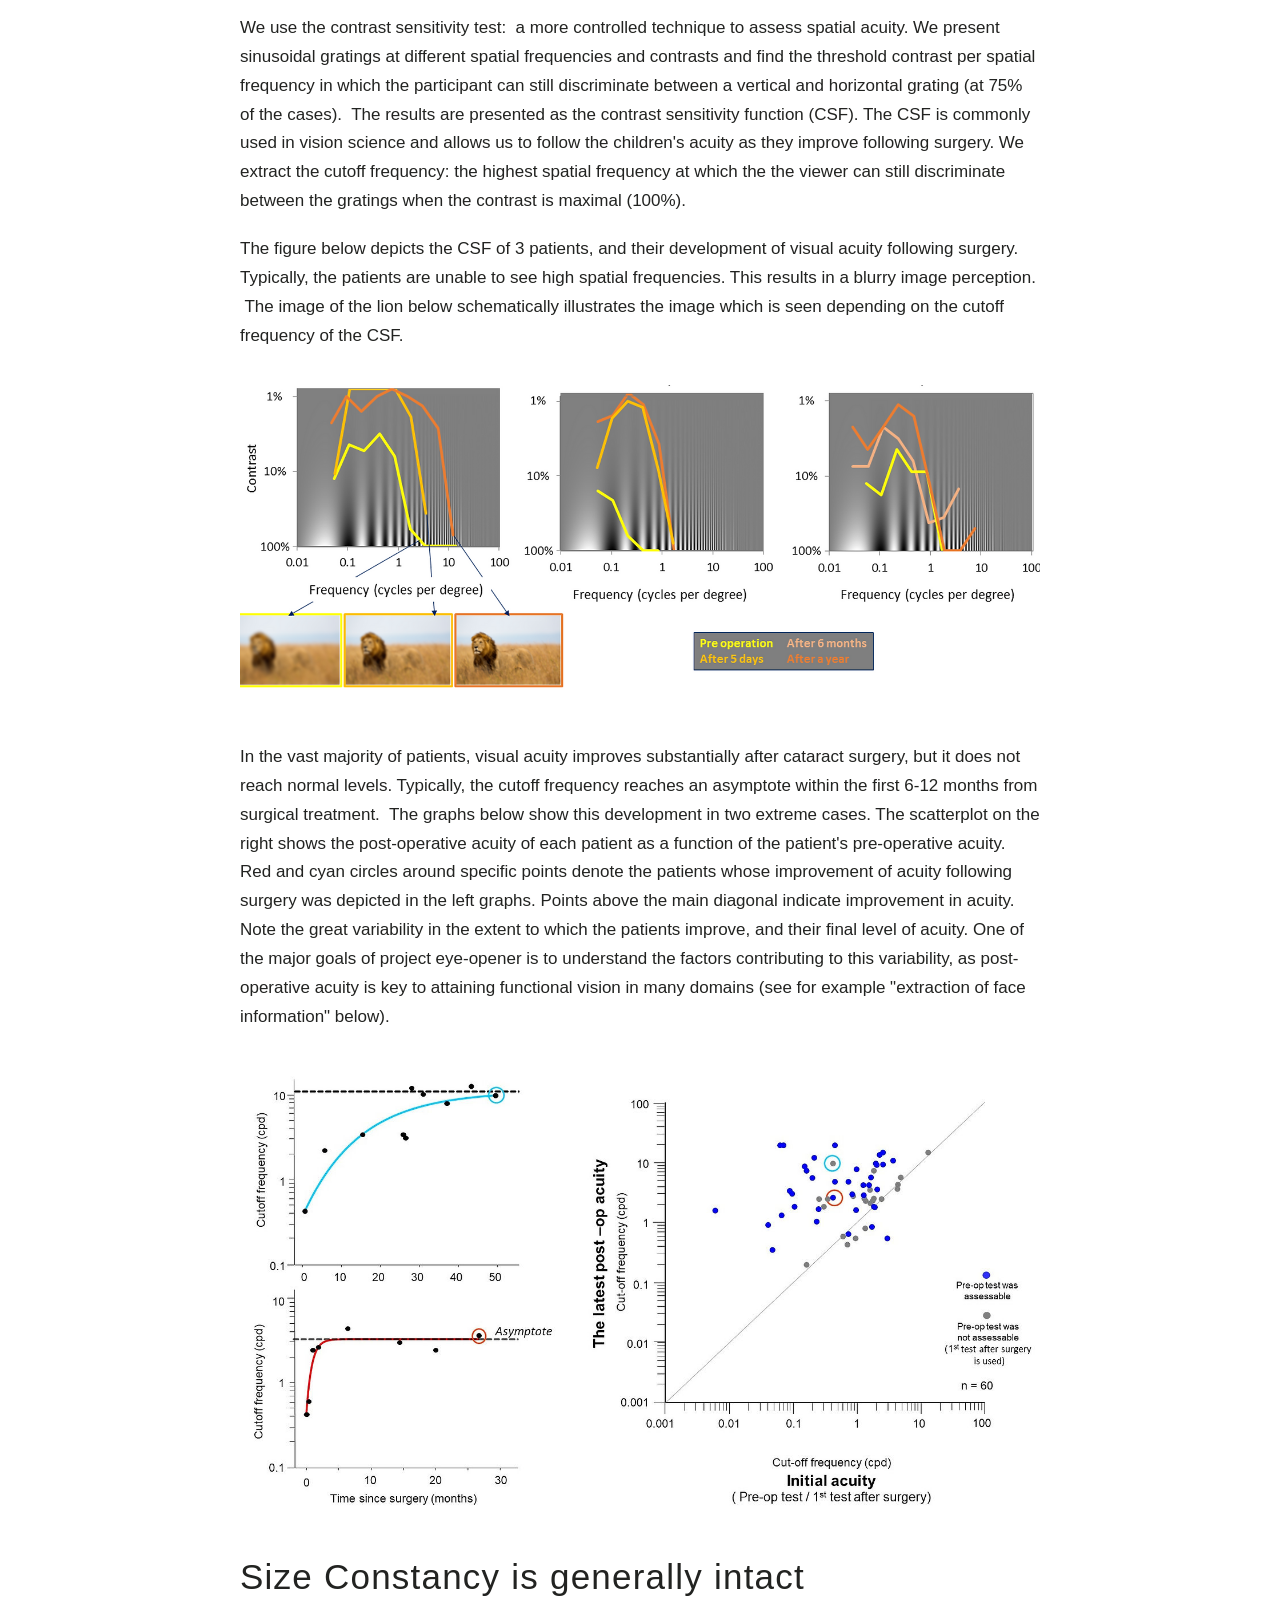
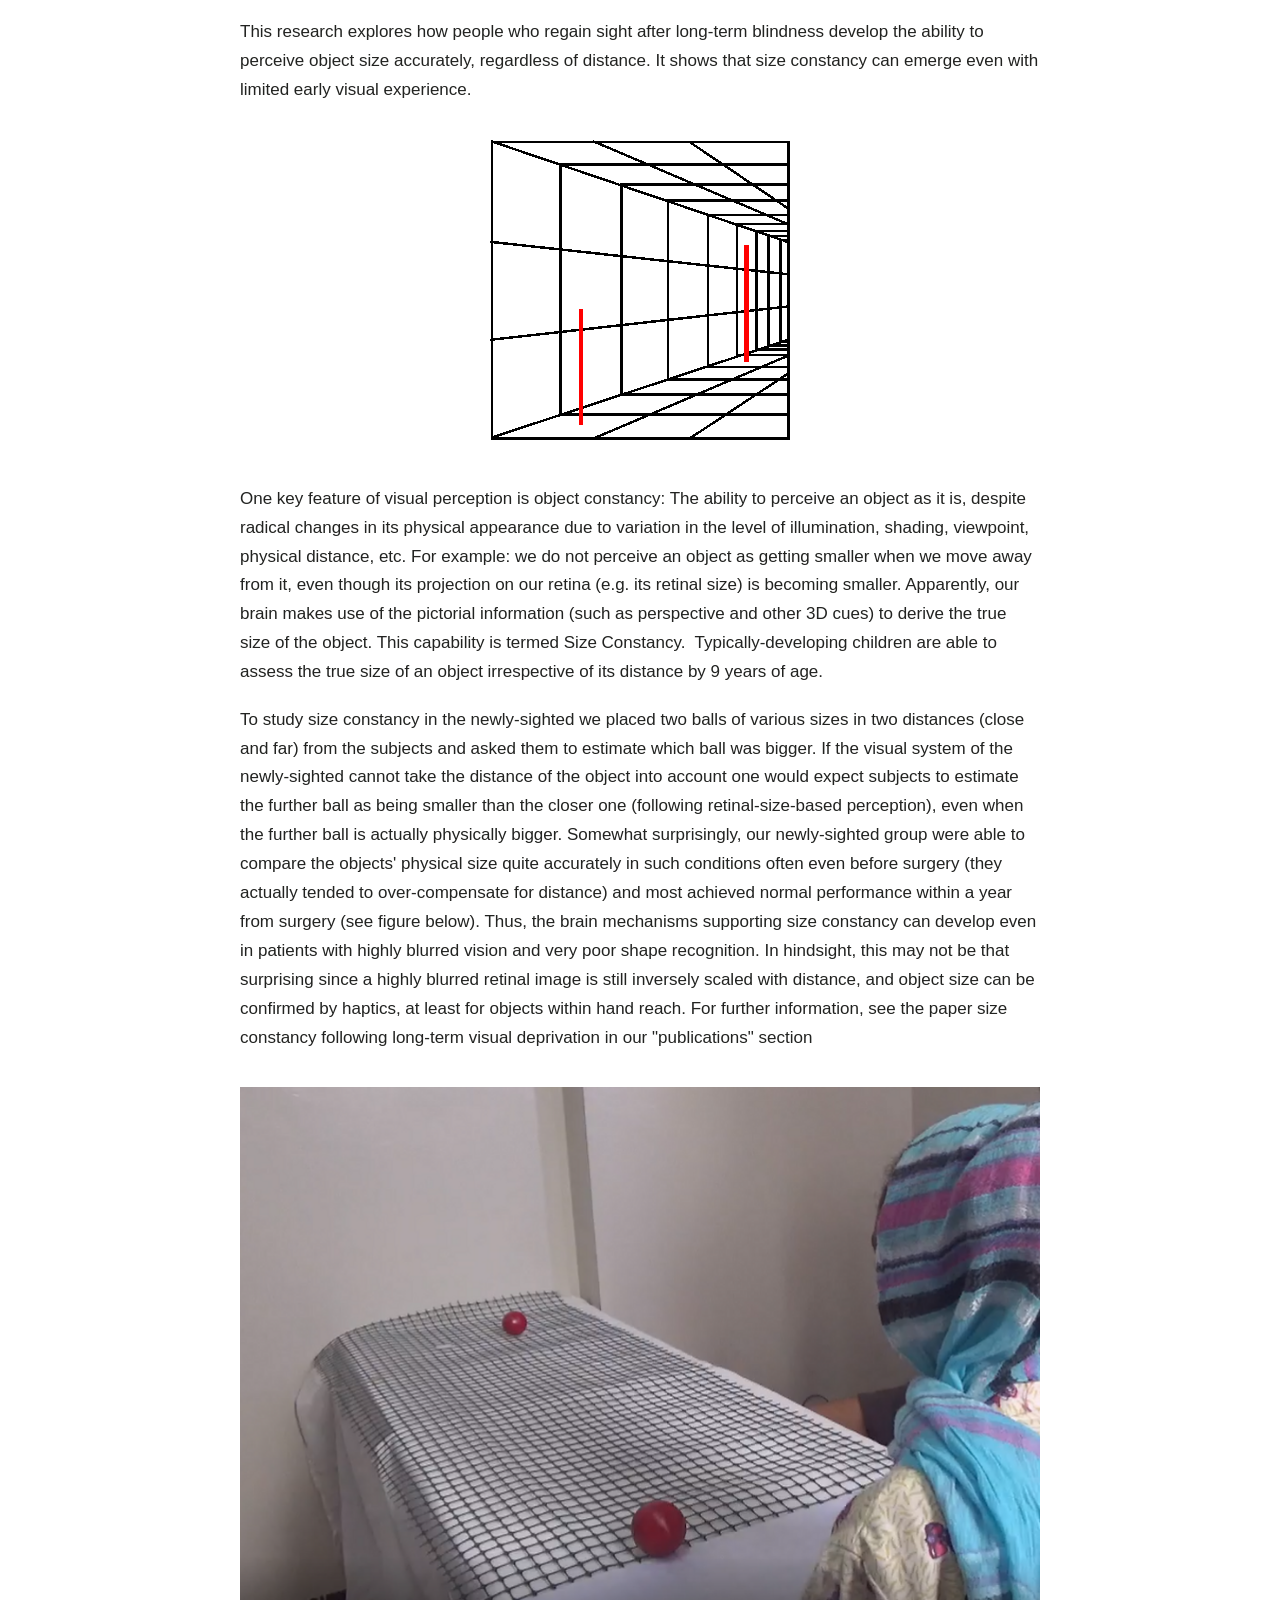
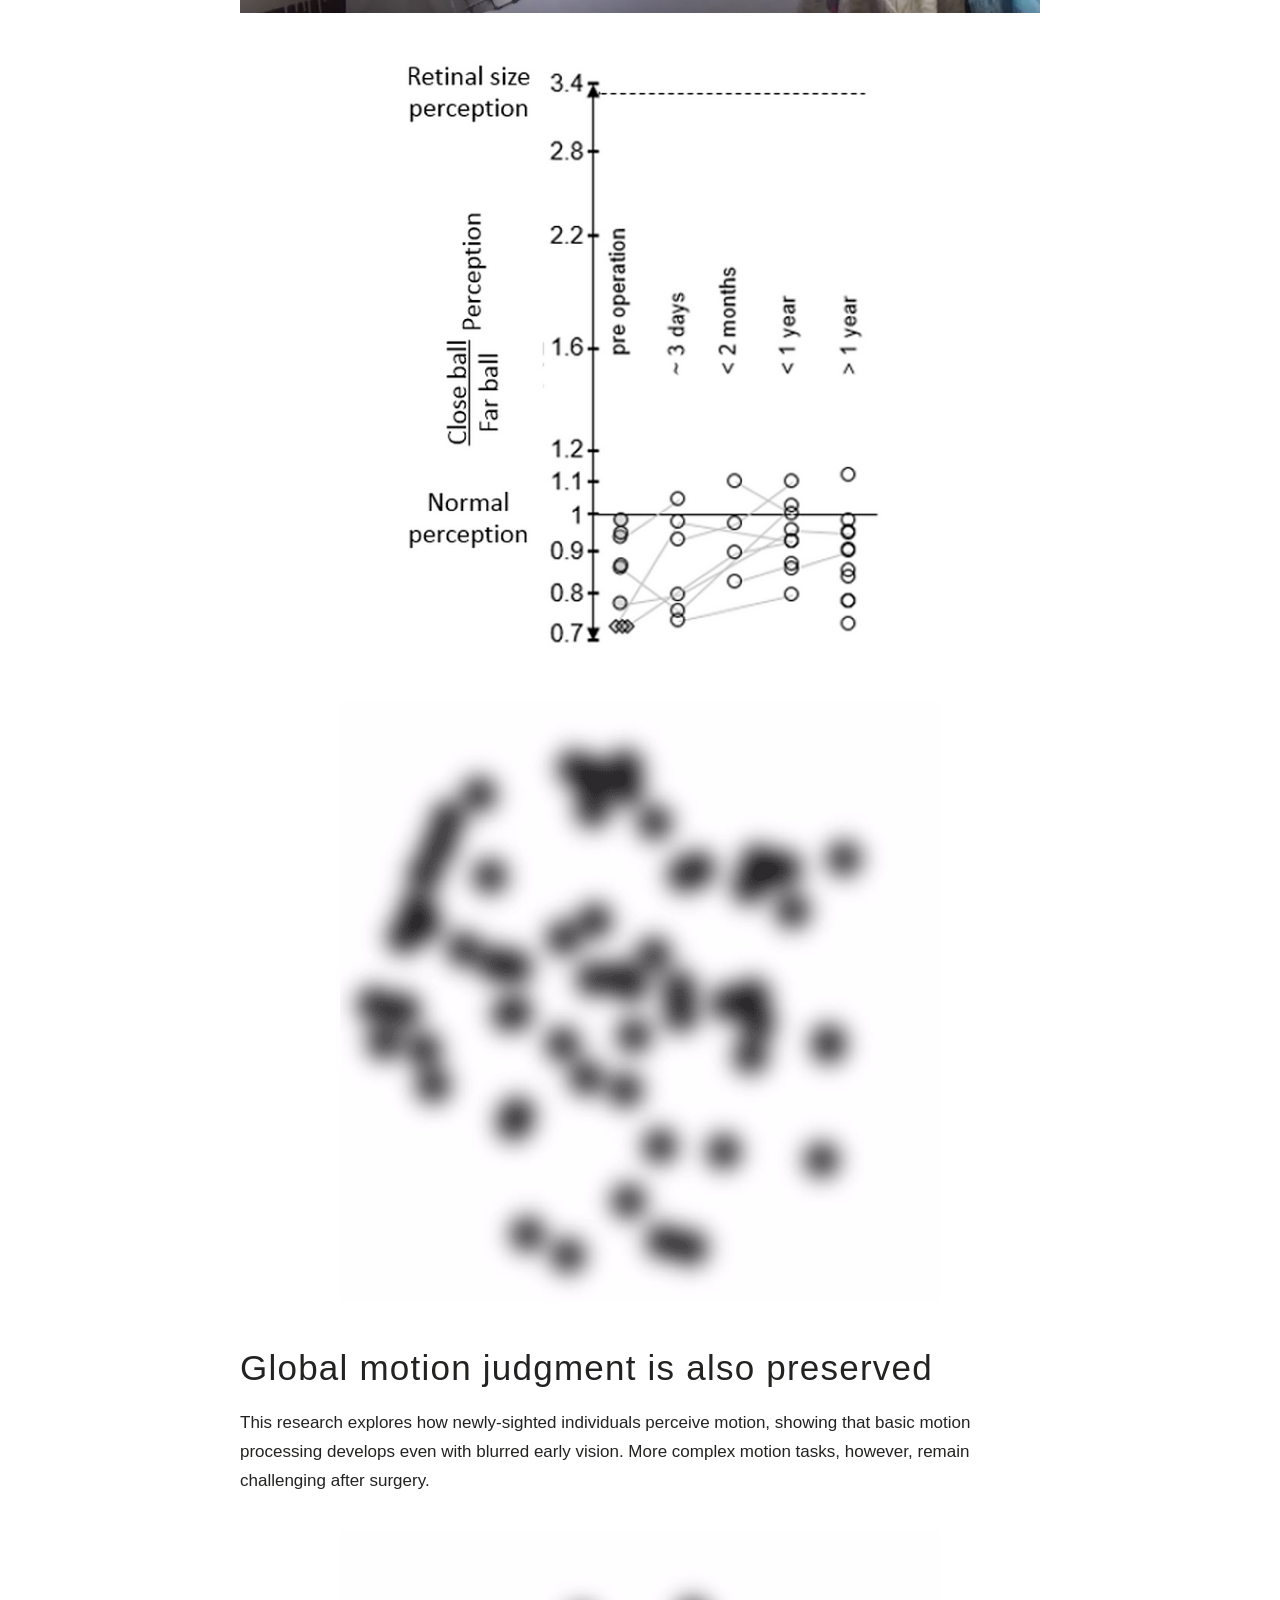
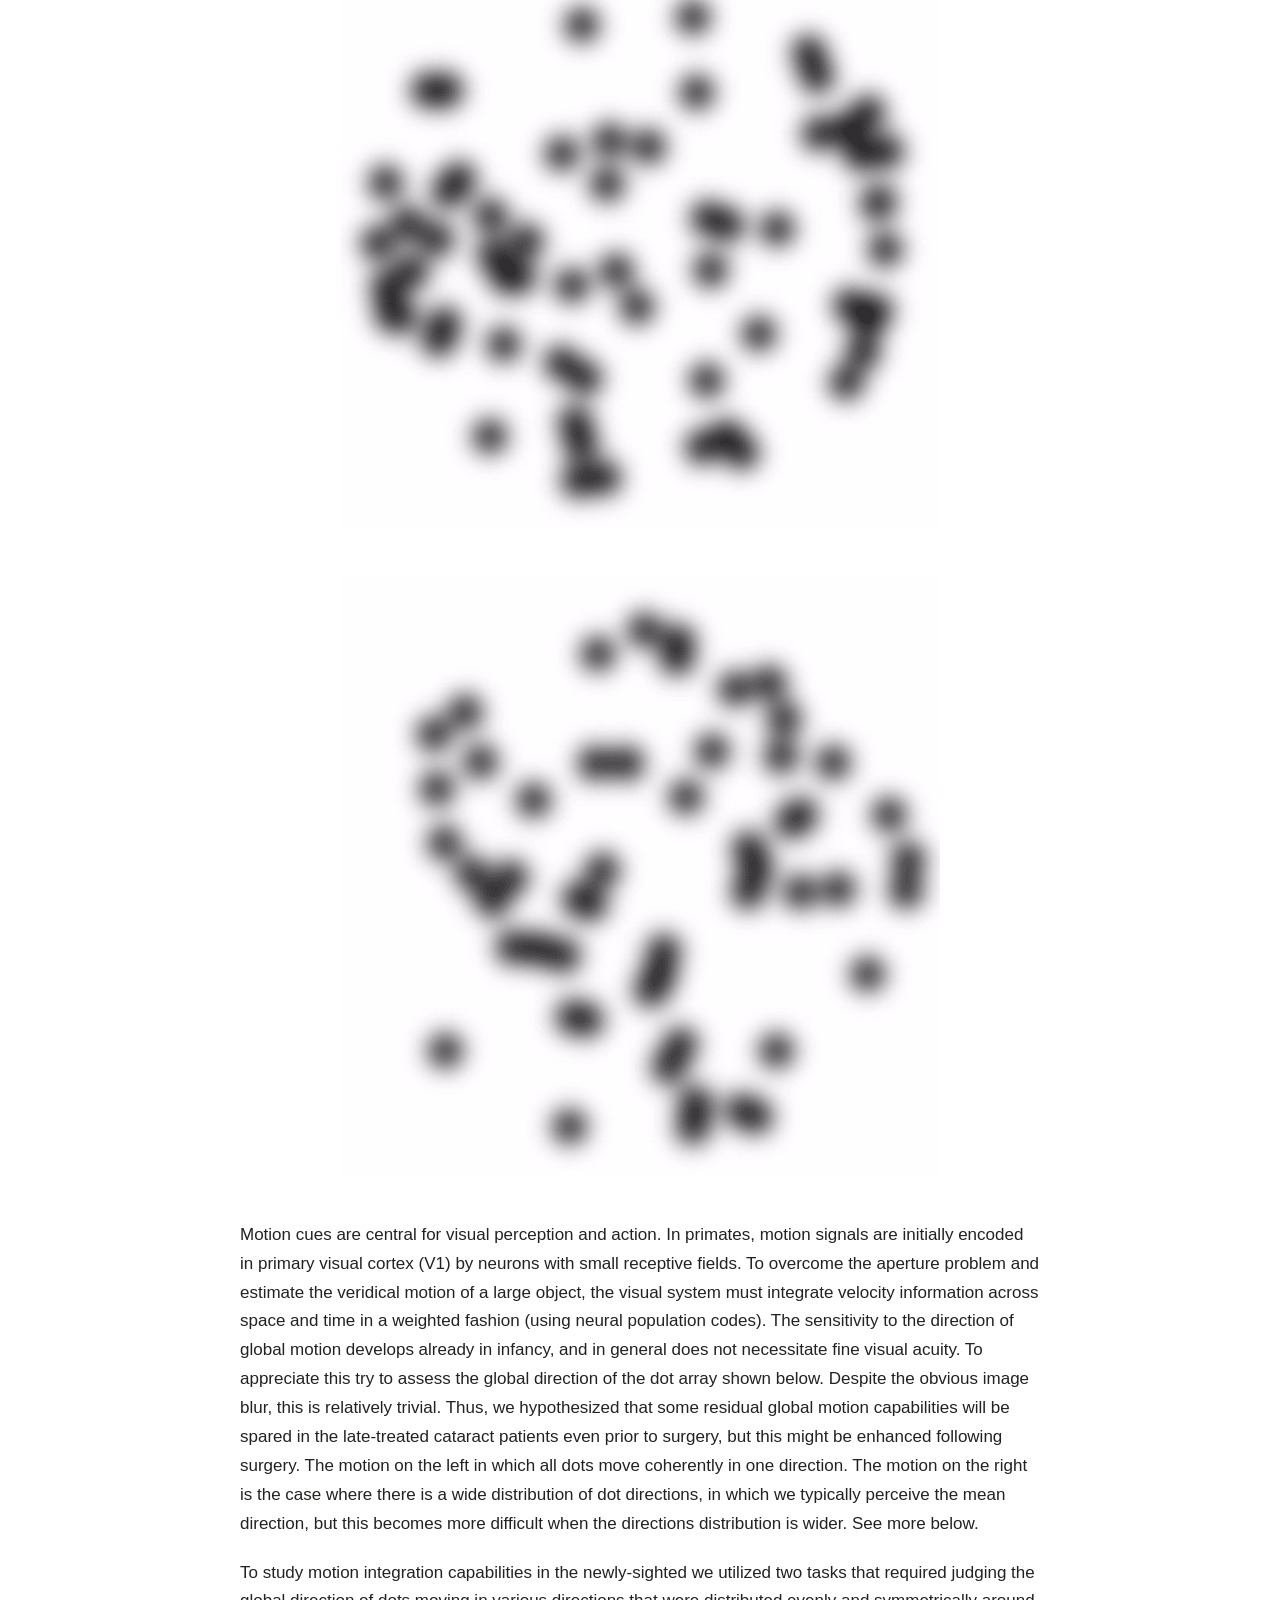
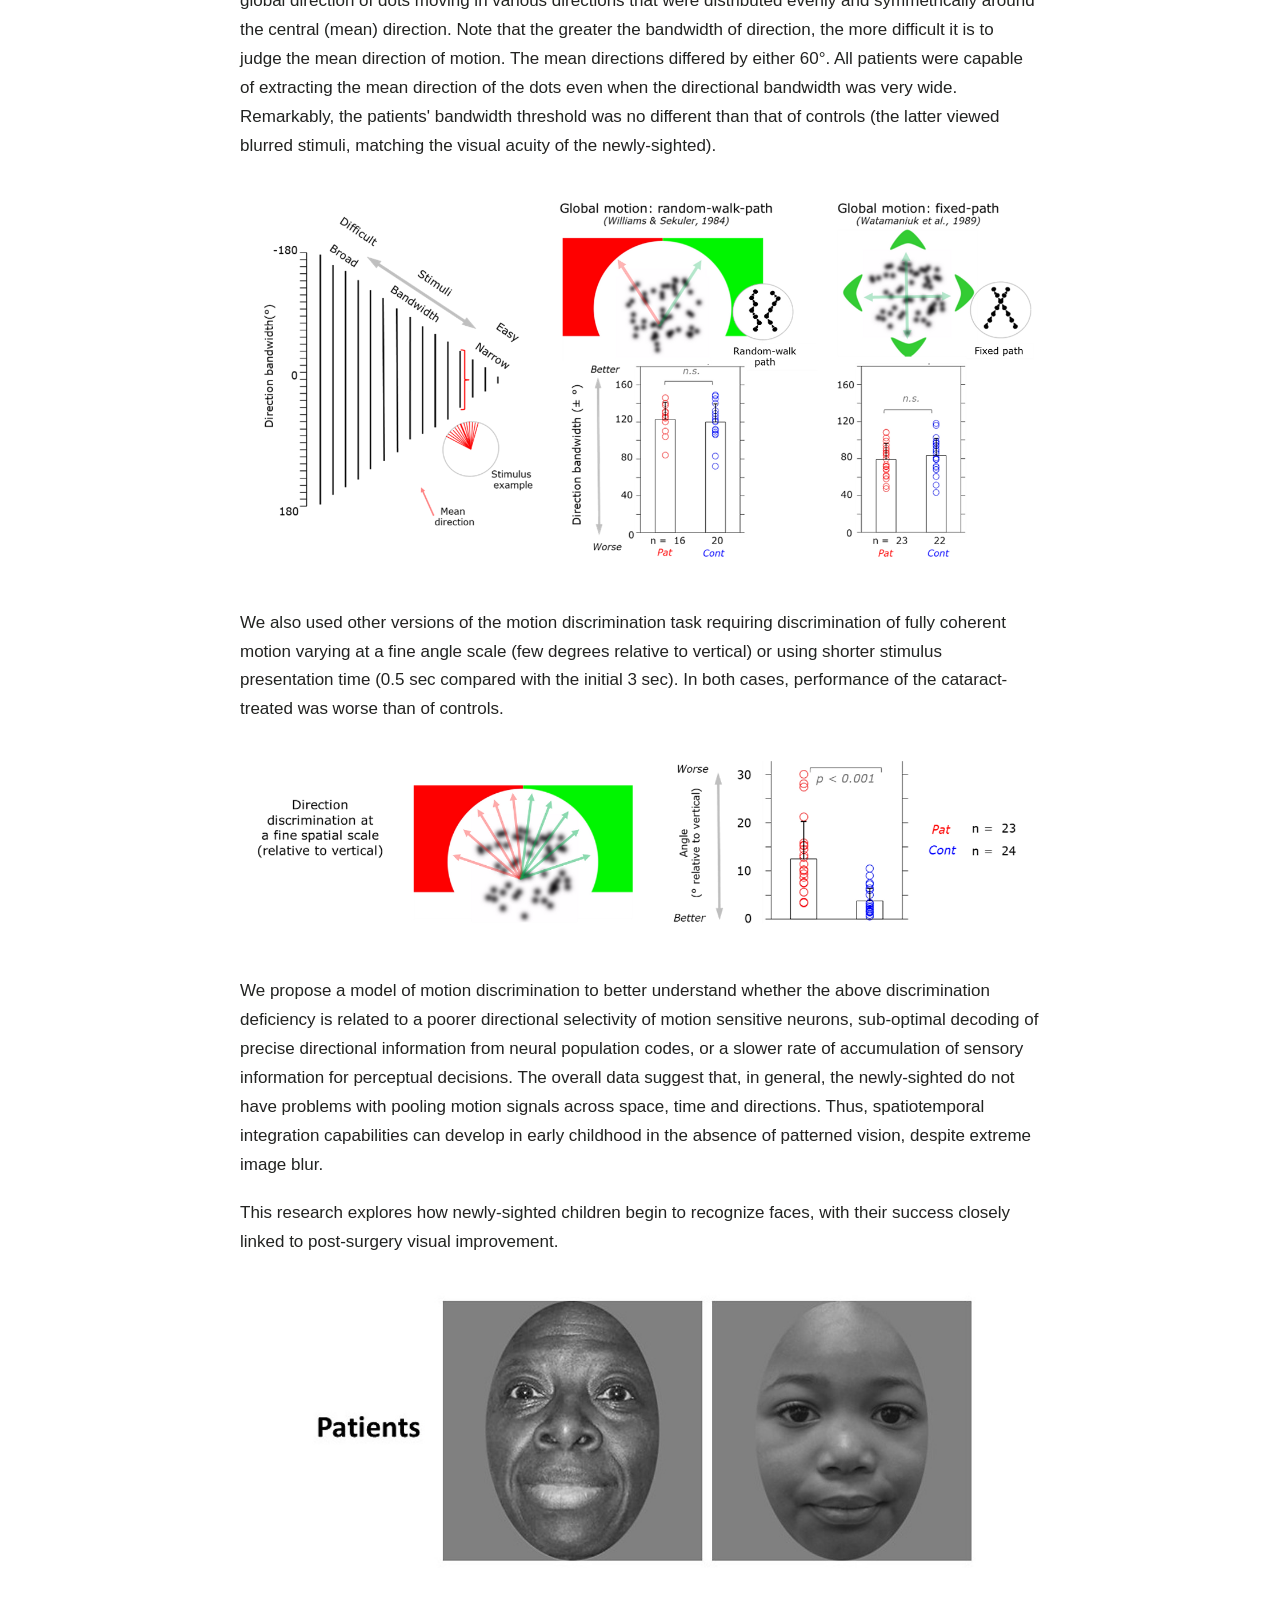
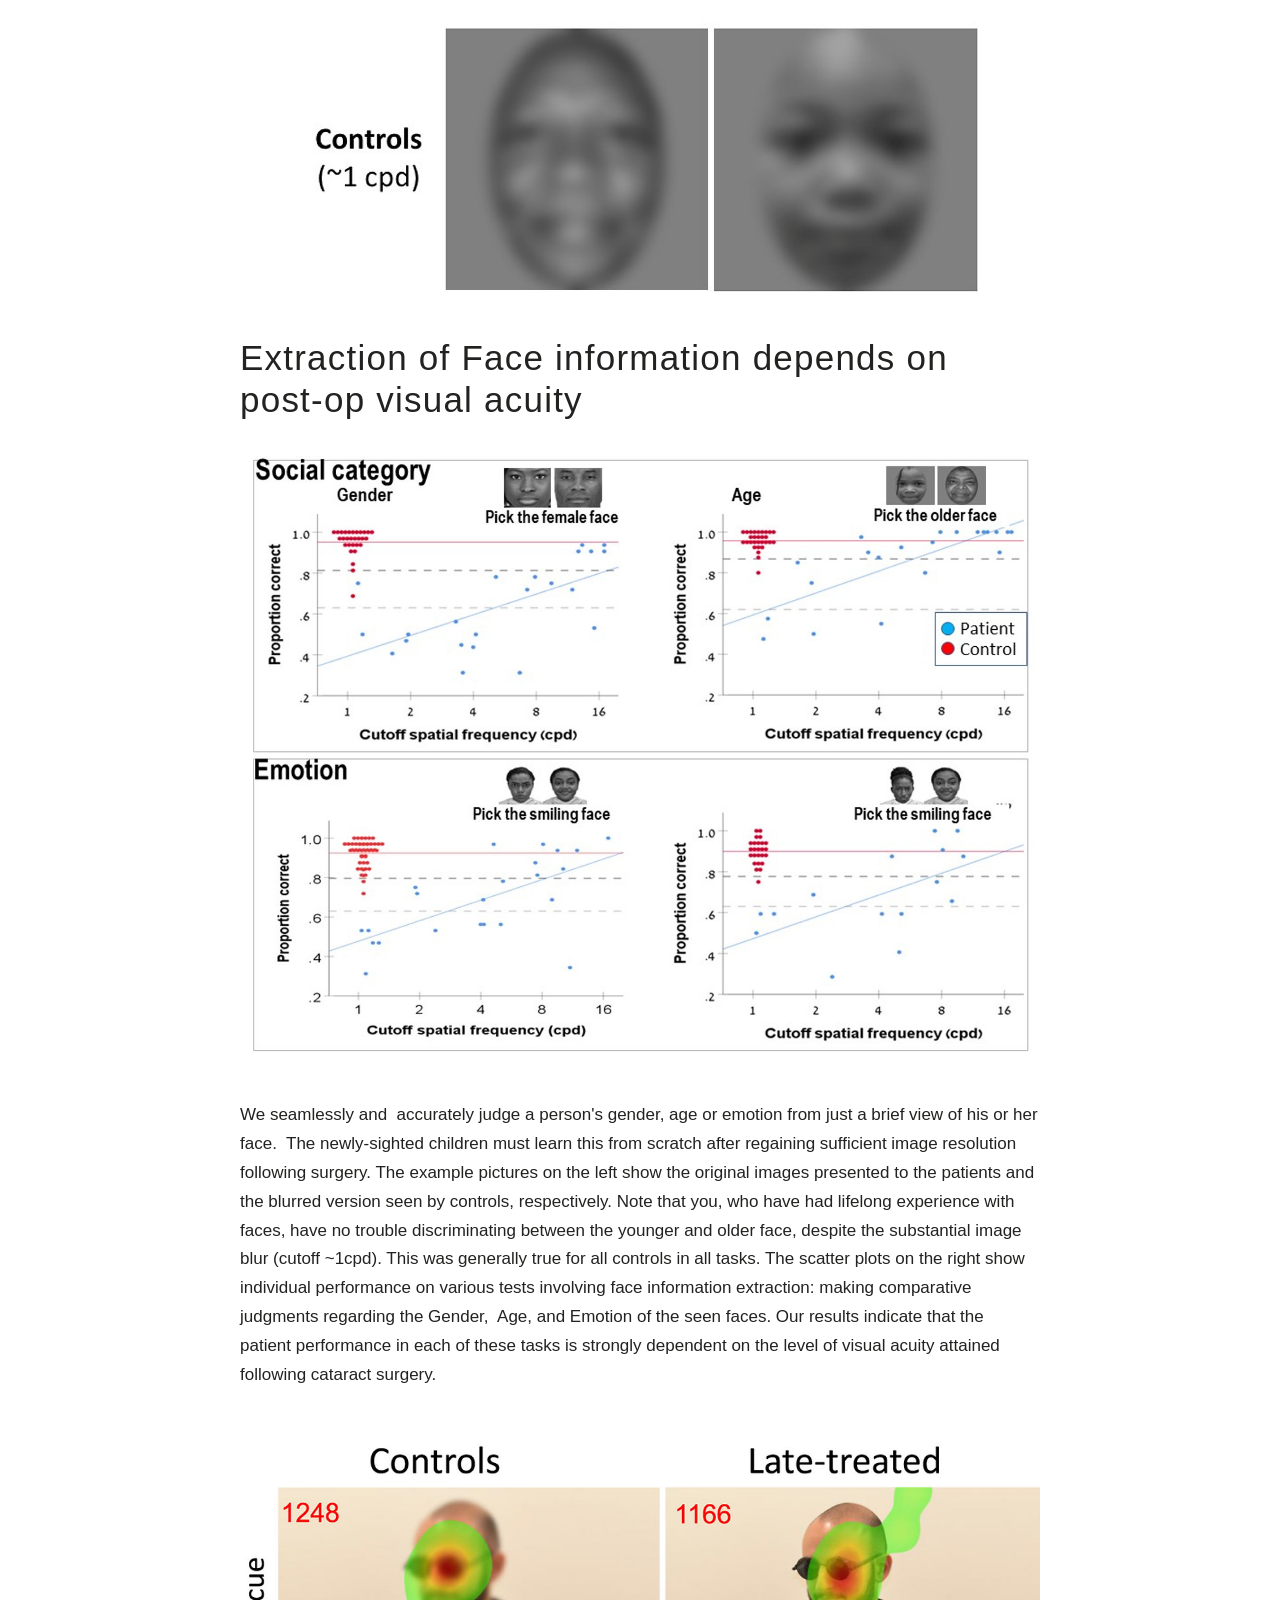
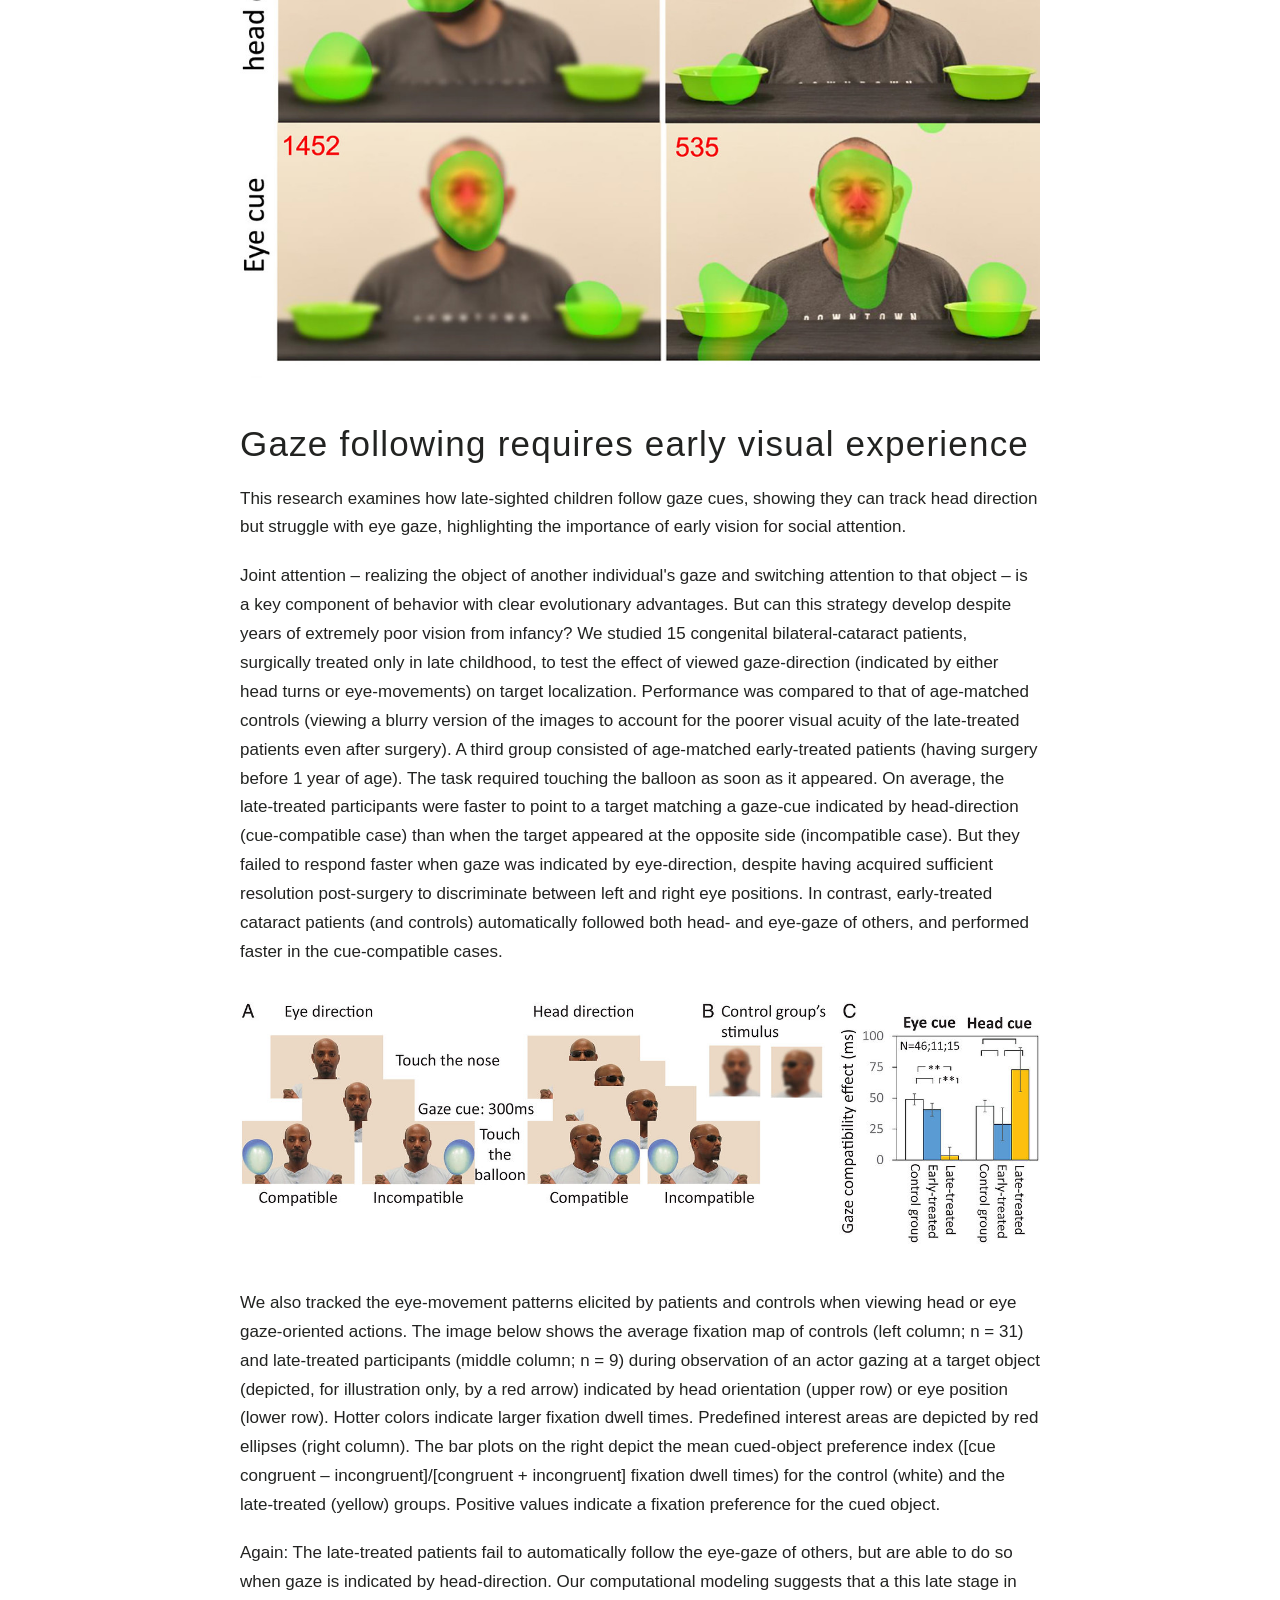
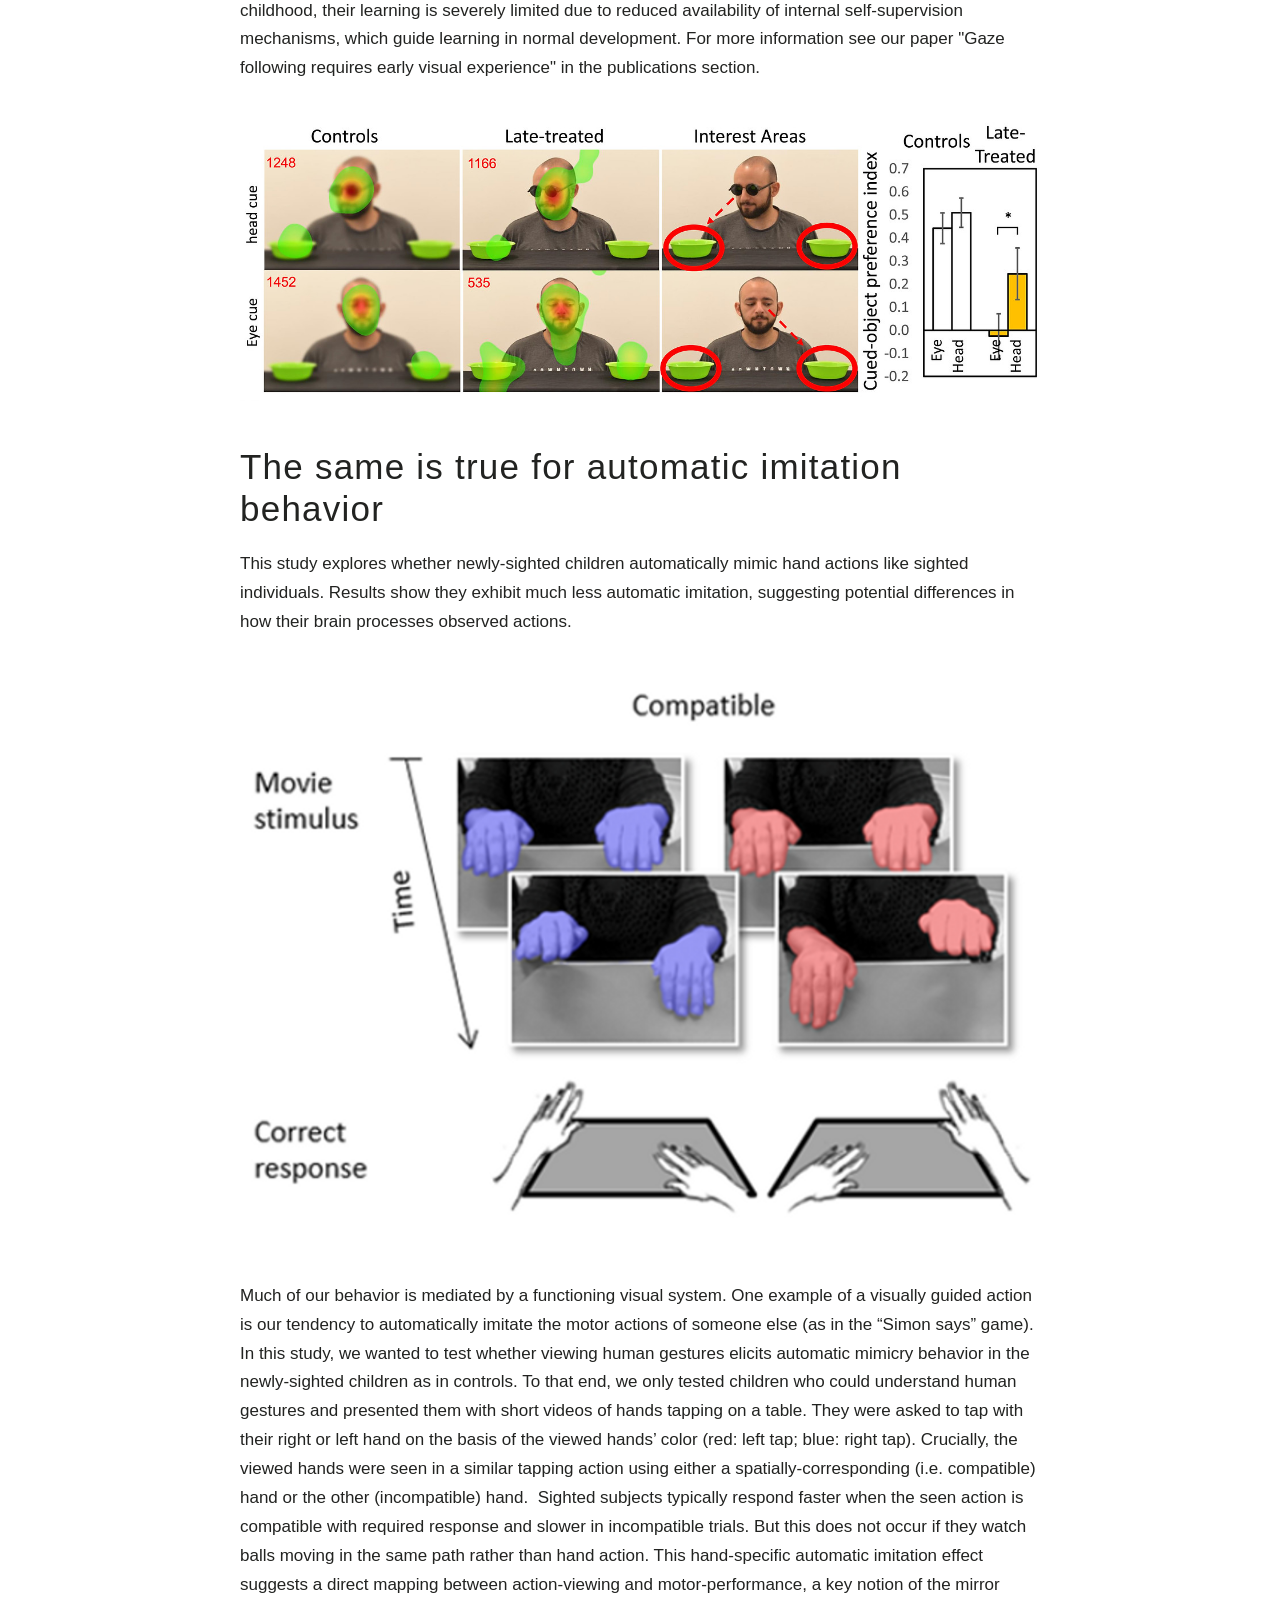
<file: public/recent-findings/index.html>
<!doctype html><html lang="en"><head><meta charset="utf-8"><meta name="viewport" content="width=device-width, initial-scale=1"><base href="../"><title>Recent Findings | Project Eye Opener</title><meta name="description" content="Explore recent findings at Project Eye Opener, restoring sight and studying vision recovery in Ethiopia."><meta name="theme-color" content="#151311"><link rel="icon" href="assets/094.jpeg"><link rel="stylesheet" href="styles.css"></head><body><a class="skip" href="#main">Skip to content</a><header class="site-header"><div class="header-inner"><a class="brand" href="./"><img src="assets/094.jpeg" alt=""><span>Project Eye Opener</span></a><div class="affiliations"><a href="https://elsc.huji.ac.il/" aria-label="Edmond and Lily Safra Center for Brain Sciences"><img src="assets/095.png" alt="ELSC"></a><a href="https://new.huji.ac.il/" aria-label="Hebrew University of Jerusalem"><img src="assets/096.png" alt="Hebrew University"></a></div></div><nav aria-label="Main navigation"><a  href="./">Home</a><a  href="about-the-project/">About us</a><a  href="s-projects-side-by-side/">Recent findings</a><a  href="publications/">Publications</a><a  href="people/">People</a><a  href="funding/">Funding</a><a  href="contact-us/">Contact</a><details class="research-menu"><summary>Research</summary><div><a href="recent-findings/">Research overview</a><a href="perceptual-learning/">Development &amp; learning</a><a href="ophthamology/">Ophthalmology</a></div></details></nav></header><main id="main" class="inner-page recent-findings"><div class="page-heading"><p class="eyebrow">Project Eye Opener</p><h1>Recent Findings</h1></div><div class="page-content"><div class="text-block"><h1>Prof. Ehud Zohary (Hebrew University, Jerusalem, Israel)</h1></div><figure><img src="assets/013.png" alt="Project Eye Opener research illustration" loading="lazy"></figure><div class="text-block"><p>The children that have been included in our research have all suffered from bilateral cataracts since birth or a few months afterwards. Cataract-removal surgeries are done in Hawassa referral hospital since May 2013. Surgery was done on 108 children from 4 to 19 years of age.&nbsp;The children who are traceable are being followed up till this day. </p>



<p>Cataract surgery involving the implantation of artificial lenses, allow for a focused image on the retina. This is a obviously necessary but insufficient in itself to assure functional vision. The operated kids are prone to amblyopia, a condition of reduced vision which cannot be explained by optical factors (as those are corrected by surgical treatment). Amblyopia occurs when the quality of the visual image (from one or both eyes) is very poor during early childhood. See more in the section &nbsp;&quot;vision development and learning&quot;.</p></div><div class="text-block">

<p>Overall summary - it is not too late</p>



<p>Generally, we can see clear signs of improvement of visual capabilities with time, though there is considerable variance in the children&#39;s performance. Despite sustaining a long deprivation period and a substantial image blur, following surgery the patients&#39; functional vision typically improves dramatically:&nbsp; They are able to recognize objects, and manipulate them; they seamlessly navigate around obstacles, </p>



<p>And they no longer behave like blind people. </p>



<p>They also improve in some challenging tasks, such as judging the size of an object using information from both vision and haptics or recovering the shape of an object moving behind a narrow slit such that only a tiny fraction of it is visible at any instant. Collectively, these results indicate that vision restoration after prolonged early-onset blindness is feasible to a greater extent than previously thought. &nbsp;&nbsp;</p>



<p>On the other hand, the newly-sighted patients still have some deficiencies, in understanding and responding to social cues: One key example is their failure to automatically follow the gaze of others.&nbsp; Gaze understanding&mdash;a suggested precursor for understanding others&rsquo; intentions&mdash;requires recovery of gaze direction from the observed person&#39;s head and eye position. Despite acquiring sufficient resolution to extract eye position after surgery, the newly sighted do not show automatic eye gaze following, probably&nbsp;due to the lack of detailed early visual experience.</p>



<p>To conclude, the emerging picture from these studies is a mixed one. It is clear that surgery at relatively late age for vision restoration is advantageous, but there still are some limits to the capabilities that can be attained. It appears that some visual skills acquired in infancy will be difficult to be learnt later, even when sufficient image resolution for the task is restored. This creates fundamental barriers to spontaneous vision recovery following prolonged deprivation in early age, but it is possible that guided perceptual learning may allow bypassing some of&nbsp;these bottlenecks. &nbsp;</p>



<p>Below is a summary of their performance in some basic tests.</p></div><figure><img src="assets/014.jpg" alt="Project Eye Opener research illustration" loading="lazy"></figure><div class="text-block"><h1>Visual acuity and the Contrast Sensitivity Function</h1></div><div class="text-block"><p>Here we explore how visual acuity improves after cataract surgery, especially in patients with very poor vision. It introduces a more precise testing method using contrast sensitivity to track progress. The goal is to understand why some patients improve more than others.</p></div><div class="text-block"><p>Optometrists and ophthalmologists have their technique for assessing visual acuity. When testing people with very poor vision, the standard Snellen chart is irrelevant. Typically, patients are categorized to ones having only light perception (LP), being able to sense hand motion (HM), or counting fingers from X meters (FC, x). These tests are generally only qualitative and may vary considerably upon the optometrist&#39;s specific technique, the lighting conditions in the room and other factors.</p>

<p>We use the contrast sensitivity test: &nbsp;a more controlled technique to assess spatial acuity. We present sinusoidal gratings at different spatial frequencies and contrasts and find the threshold contrast per spatial frequency in which the participant can still discriminate between a vertical and horizontal grating (at 75% of the cases). &nbsp;The results are presented as the contrast sensitivity function (CSF). The CSF is commonly used in vision science and allows us to follow the children&#39;s acuity as they improve following surgery. We extract the cutoff frequency: the highest spatial frequency at which the the viewer can still discriminate between the gratings when the contrast is maximal (100%).&nbsp;</p>

<p>The figure below depicts the CSF of 3 patients, and their development of visual acuity following surgery. Typically, the patients are unable to see high spatial frequencies. This results in a blurry image perception. &nbsp;The image of the lion below schematically illustrates the image which is seen depending on the cutoff frequency of the CSF.</p></div><figure><img src="assets/015.png" alt="Project Eye Opener research illustration" loading="lazy"></figure><div class="text-block"><p>In the vast majority of patients, visual acuity improves substantially after cataract surgery, but it does not reach normal levels. Typically, the cutoff frequency reaches an asymptote within the first 6-12 months from surgical treatment. &nbsp;The graphs below show this development in two extreme cases. The scatterplot on the right shows the post-operative acuity of each patient as a function of the patient&#39;s pre-operative acuity. Red and cyan circles around specific points denote the patients whose improvement of acuity following surgery was depicted in the left graphs. Points above the main diagonal indicate improvement in acuity. Note the great variability in the extent to which the patients improve, and their final level of acuity. One of the major goals of project eye-opener is to understand the factors contributing to this variability, as post-operative acuity is key to attaining functional vision in many domains (see for example &quot;extraction of face information&quot; below).</p>

</div><figure><img src="assets/016.jpg" alt="Figures_VA_dev5.jpg" loading="lazy"></figure><div class="text-block"><h1>Size Constancy is generally intact</h1></div><div class="text-block"><p>This research explores how people who regain sight after long-term blindness develop the ability to perceive object size accurately, regardless of distance. It shows that size constancy can emerge even with limited early visual experience.</p></div><figure><img src="assets/017.gif" alt="Project Eye Opener research illustration" loading="lazy"></figure><div class="text-block"><p>One key feature of visual perception is object constancy: The ability to perceive an object as it is, despite radical changes in its physical appearance due to variation in the level of illumination, shading, viewpoint, physical distance, etc. For example: we do not perceive an object as getting smaller when we move away from it, even though its projection on our retina (e.g. its retinal size) is becoming smaller. Apparently, our brain makes use of the pictorial information (such as perspective and other 3D cues) to derive the true size of the object. This capability is termed Size Constancy.&nbsp; Typically-developing children are able to assess the true size of an object irrespective of its distance by 9 years of age.</p>



<p>To study size constancy in the newly-sighted we placed two balls of various sizes in two distances (close and far) from the subjects and asked them to estimate which ball was bigger. If the visual system of the newly-sighted cannot take the distance of the object into account one would expect subjects to estimate the further ball as being smaller than the closer one (following retinal-size-based perception), even when the further ball is actually physically bigger. Somewhat surprisingly, our newly-sighted group were able to compare the objects&#39; physical size quite accurately in such conditions often even before surgery (they actually tended to over-compensate for distance) and most achieved normal performance within a year from surgery (see figure below). Thus, the brain mechanisms supporting size constancy can develop even in patients with highly blurred vision and very poor shape recognition. In hindsight, this may not be that surprising since a highly blurred retinal image is still inversely scaled with distance, and object size can be confirmed by haptics, at least for objects within hand reach. For further information, see the paper&nbsp;size constancy following long-term visual deprivation in our &quot;publications&quot; section&nbsp;</p></div><figure><img src="assets/018.png" alt="Project Eye Opener research illustration" loading="lazy"></figure><figure><img src="assets/019.png" alt="Project Eye Opener research illustration" loading="lazy"></figure><figure><img src="assets/020.gif" alt="Project Eye Opener research illustration" loading="lazy"></figure><div class="text-block"><h1>Global motion judgment is also preserved&nbsp;</h1></div><div class="text-block"><p>This research explores how newly-sighted individuals perceive motion, showing that basic motion processing develops even with blurred early vision. More complex motion tasks, however, remain challenging after surgery.</p></div><figure><img src="assets/021.gif" alt="coherent_blur.gif" loading="lazy"></figure><figure><img src="assets/022.gif" alt="postop_50_deg_1cpd[1].gif" loading="lazy"></figure><div class="text-block"><p>Motion cues are central for visual perception and action. In primates, motion signals are initially encoded in primary visual cortex (V1) by neurons with small receptive fields. To overcome the aperture problem and estimate the veridical motion of a large object, the visual system must integrate velocity information across space and time in a weighted fashion (using neural population codes). The sensitivity to the direction of global motion develops already in infancy, and in general does not necessitate fine visual acuity. To appreciate this try to assess the global direction of the dot array shown below. Despite the obvious image blur, this is relatively trivial. Thus, we hypothesized that some residual global motion capabilities will be spared in the late-treated cataract patients even prior to surgery, but this might be enhanced following surgery. The motion on the left in which all dots move coherently in one direction. The motion on the right is the case where there is a wide distribution of dot directions, in which we typically perceive the mean direction, but this becomes more difficult when the directions distribution is wider. See more below.</p>







</div><div class="text-block"><p>To study motion integration capabilities in the newly-sighted we utilized two tasks that required judging the global direction of dots moving in various directions that were distributed evenly and symmetrically around the central (mean) direction. Note that the greater the bandwidth of direction, the more difficult it is to judge the mean direction of motion. The mean directions differed by either 60&deg;. All patients were capable of extracting the mean direction of the dots even when the directional bandwidth was very wide. Remarkably, the patients&#39; bandwidth threshold was no different than that of controls (the latter viewed blurred stimuli, matching the visual acuity of the newly-sighted).</p>







</div><figure><img src="assets/023.png" alt="Picture1.png" loading="lazy"></figure><div class="text-block"><p>We also used other versions of the motion discrimination task requiring discrimination of fully coherent motion varying at a fine angle scale (few degrees relative to vertical) or using shorter stimulus presentation time (0.5 sec compared with the initial 3 sec). In both cases, performance of the cataract-treated was worse than of controls.</p></div><figure><img src="assets/024.png" alt="Picture2.png" loading="lazy"></figure><div class="text-block"><p>We propose a model of motion discrimination to better understand whether the above discrimination deficiency is related to a poorer directional selectivity of motion sensitive neurons, sub-optimal decoding of precise directional information from neural population codes, or a slower rate of accumulation of sensory information for perceptual decisions. The overall data suggest that, in general, the newly-sighted do not have problems with pooling motion signals across space, time and directions. Thus, spatiotemporal integration capabilities can develop in early childhood in the absence of patterned vision, despite extreme image blur.</p></div><div class="text-block"><p>This research explores how newly-sighted children begin to recognize faces, with their success closely linked to post-surgery visual improvement.</p></div><figure><img src="assets/025.jpg" alt="Asael faces pat and Cont.jpg" loading="lazy"></figure><div class="text-block"><h1>Extraction of Face information depends on post-op visual acuity &nbsp;</h1></div><figure><img src="assets/026.jpg" alt="Asael faces.jpg" loading="lazy"></figure><div class="text-block"><p>We seamlessly and &nbsp;accurately judge a person&#39;s gender, age or emotion from just a brief view of his or her face. &nbsp;The newly-sighted children must learn this from scratch after regaining sufficient image resolution following surgery. The example pictures on the left show the original images presented to the patients and the blurred version seen by controls, respectively. Note that you, who have had lifelong experience with faces, have no trouble discriminating between the younger and older face, despite the substantial image blur (cutoff ~1cpd). This was generally true for all controls in all tasks. The scatter plots on the right show individual performance on various tests involving face information extraction: making comparative judgments regarding the Gender,&nbsp; Age, and Emotion of the seen faces. Our results indicate that the patient&nbsp;performance in each of these tasks is strongly dependent on the level of visual acuity attained following cataract surgery.&nbsp;</p>



</div><figure><img src="assets/027.jpg" alt="pnas.2117184119fig04.jpg" loading="lazy"></figure><div class="text-block"><h1>Gaze following requires early visual experience </h1></div><div class="text-block"><p>This research examines how late-sighted children follow gaze cues, showing they can track head direction but struggle with eye gaze, highlighting the importance of early vision for social attention.</p></div><div class="text-block"><p>Joint attention &ndash; realizing the object of another individual&#39;s gaze and switching attention to that object &ndash; is a key component of behavior with clear evolutionary advantages. But can this strategy develop despite years of extremely poor vision from infancy? We studied 15 congenital bilateral-cataract patients, surgically treated only in late childhood, to test the effect of viewed gaze-direction (indicated by either head turns or eye-movements) on target localization. Performance was compared to that of age-matched controls (viewing a blurry version of the images to account for the poorer visual acuity of the late-treated patients even after surgery). A third group consisted of age-matched early-treated patients (having surgery before 1 year of age). The task required touching the balloon as soon as it appeared. On average, the late-treated participants were faster to point to a target matching a gaze-cue indicated by head-direction (cue-compatible case) than when the target appeared at the opposite side (incompatible case). But they failed to respond faster when gaze was indicated by eye-direction, despite having acquired sufficient resolution post-surgery to discriminate between left and right eye positions. In contrast, early-treated cataract patients (and controls) automatically followed both head- and eye-gaze of others, and performed faster in the cue-compatible cases.&nbsp;</p></div><figure><img src="assets/028.jpg" alt="pnas.2117184119fig03.jpg" loading="lazy"></figure><div class="text-block"><p>We also tracked the eye-movement patterns elicited by patients and controls when viewing head or eye gaze-oriented actions. The image below shows the average fixation map of controls (left column; n = 31) and late-treated participants (middle column; n = 9) during observation of an actor gazing at a target object (depicted, for illustration only, by a red arrow) indicated by head orientation (upper row) or eye position (lower row). Hotter colors indicate larger fixation dwell times. Predefined interest areas are depicted by red ellipses (right column). The bar plots on the right depict the mean cued-object preference index ([cue congruent &ndash; incongruent]/[congruent + incongruent] fixation dwell times) for the control (white) and the late-treated (yellow) groups. Positive values indicate a fixation preference for the cued object.</p>

<p>Again: The late-treated patients fail to automatically follow the eye-gaze of others, but are able to do so when gaze is indicated by head-direction. Our computational modeling suggests that a this late stage in childhood, their learning is severely limited due to reduced availability of internal self-supervision mechanisms, which guide learning in normal development. For more information see our paper &quot;Gaze following requires early visual experience&quot; in the&nbsp;publications section.</p></div><figure><img src="assets/029.jpg" alt="pnas.2117184119fig04.jpg" loading="lazy"></figure><div class="text-block"><h1>The same is true for automatic imitation behavior</h1></div><div class="text-block"><p>This study explores whether newly-sighted children automatically mimic hand actions like sighted individuals. Results show they exhibit much less automatic imitation, suggesting potential differences in how their brain processes observed actions.</p></div><figure><img src="assets/030.png" alt="Project Eye Opener research illustration" loading="lazy"></figure><div class="text-block"><p>Much of our behavior is mediated by a functioning visual system. One example of a visually guided action is our tendency to automatically imitate the motor actions of someone else (as in the &ldquo;Simon says&rdquo; game). In this study, we wanted to test whether viewing human gestures elicits automatic mimicry behavior in the newly-sighted children as in controls. To that end, we only tested children who could understand human gestures and presented them with short videos of hands tapping on a table. They were asked to tap with their right or left hand on the basis of the viewed hands&rsquo; color (red: left tap; blue: right tap). Crucially, the viewed hands were seen in a similar tapping action using either a spatially-corresponding (i.e. compatible) hand or the other (incompatible) hand.&nbsp; Sighted subjects typically respond faster when the seen action is compatible with required response and slower in incompatible trials. But this does not occur if they watch balls moving in the same path rather than hand action. This hand-specific automatic imitation effect suggests a direct mapping between action-viewing and motor-performance, a key notion of the mirror neuron system hypothesis. Crucially, the newly-sighted were almost unaffected by the viewed hands&rsquo; action, showing a much smaller automatic imitation effect. These results suggest that newly-sighted may have a dysfunctional mirror neuron system. This deficit could influence the newly sighted abilities to learn new motor skills or to understand the intentions of others.</p></div><figure><img src="assets/031.png" alt="Project Eye Opener research illustration" loading="lazy"></figure><figure><img src="assets/032.png" alt="Project Eye Opener research illustration" loading="lazy"></figure><figure><img src="assets/033.jpg" alt="Project Eye Opener research illustration" loading="lazy"></figure><div class="video-grid"><video controls loop muted playsinline preload="metadata" aria-label="Social interaction research demonstration 1" src="assets/3b4da3_fc88ea2baa624b3d984babfca9e57129.mp4"></video><video controls loop muted playsinline preload="metadata" aria-label="Social interaction research demonstration 2" src="assets/3b4da3_500e32fa25c1432689fcc4948599e4e5.mp4"></video><video controls loop muted playsinline preload="metadata" aria-label="Social interaction research demonstration 3" src="assets/3b4da3_ff2e1e55ed1d41c4828a35694e2b8dbb.mp4"></video></div><div class="text-block"><h1>The ability to interpret others&#39; social interactions from seeing them is also impaired&nbsp;</h1></div><div class="text-block"><p>This research explores how newly-sighted children perceive social interactions, showing limited but above-chance ability. It suggests early visual experience is important for developing social vision skills.</p></div><div class="text-block"><p>Throughout early childhood, humans learn to interpret the social interactions of others from simply watching them. But what if you were deprived of pattern vision throughout your early childhood as in our case. We hypothesized that social action-understanding, if attainable in these children, would rely heavily on biological-motion signals as they are relatively immune to image blur. We tested this by using full-body videos, still images, and point-light-display movies depicting social interactions between two people (See examples below). Our participants categorized these as friendly or aggressive.&nbsp;</p>





























<p>In comparison to typically-developing peers, the newly-sighted performed worse in all conditions, yet still better than chance. Surprisingly, form and motion cues had similar contributions to categorization success. Further experiments revealed that the newly-sighted had poorer sensitivity when discriminating between walking directions or body-postures. Our data suggests that development of social vision skills is prone to a sensitive period, limiting their full acquisition.</p>



</div><figure><img src="assets/034.png" alt="image.png" loading="lazy"></figure><figure><img src="assets/035.jpg" alt="Project Eye Opener research illustration" loading="lazy"></figure><figure><img src="assets/036.jpg" alt="Project Eye Opener research illustration" loading="lazy"></figure><div class="text-block"><p>Discrimination of social interactions, based on motion and form (body-posture) information. (a) Example of the stimuli used in each format. The video-camera icon indicates that we show here a single frame from the short video that was presented in the experiment. (b) Distributions of the individual results (filled circles) in the two groups (light and darker grey: Ethiopian and Israeli controls, red: newly-sighted) for full-body animations (FBA), static snapshots (ST) or point light displays (PLD). Group averages (large open circles) and the 95% confidence interval (error bars) are also depicted (for the controls &ndash; data of both sub-groups, combined). Chance level (50%) indicated by the horizontal line.</p>



</div><div class="text-block"><h1>Learning does occur for other sophisticated tasks such as shape intergration&nbsp;</h1></div><div class="text-block"><p>This research explores how newly-sighted children learn to recognize moving shapes through limited views, showing motion perception develops early, while shape integration improves with experience.</p></div><div class="text-block"><p>We typically recognize visual objects, by utilizing the spatial layout of their parts, simultaneously present on our retina. However, a retinotopic image of an object is not a necessary condition for perception: When an object moves behind a<br>
narrow slit, only a tiny fraction of the object is visible at any instant, activating the same place on the retina. Yet, we can recognize the object in such conditions (see example video on right). Here, shape can only be reconstructed by an integration of successive shape-views over time, using a non-retinotopic reference frame. This impressive visual inference capacity normally develops by early childhood. But what if you have had very limited vision during the early years of life?</p></div><figure><img src="assets/037.png" alt="Screenshot 2018-12-06 at 14.02.48.png" loading="lazy"></figure><figure><img src="assets/038.jpg" alt="gr2_lrg.jpg" loading="lazy"></figure><div class="text-block"><p>We studied whether the newly-sighted are able to acquire this capacity. On each trial, a shape moved behind a horizontal or vertical slit (orthogonal to the slit orientation). In such conditions, one must assess the velocity of the moving object to correctly piece together its fragments into a coherent whole. Therefore, we first tested whether the newly-sighted are able to recognize the direction of shape motion. In another task they were asked to recognize the slit-viewed shape (see left image). The newly-sighted children (&quot;pat&quot;) judged motion direction as good as their normally sight-developing peers (&quot;cont&quot;), but initially they failed to judge shape configuration (see Panels A &amp; B). However, with further visual experience, they accomplished the task as typically developing peers (see panel C. right image)&nbsp;</p></div></div></main><footer><div><a class="footer-title" href="./">Project Eye Opener</a><p>Restoring sight. Understanding vision.</p></div><div><a href="mailto:udiz@mail.huji.ac.il">udiz@mail.huji.ac.il</a><p><a href="https://elsc.huji.ac.il/people-directory/faculty-members/ehud-zohary/">Ehud Zohary’s Lab</a> · Hebrew University of Jerusalem</p></div></footer></body></html>
</file>
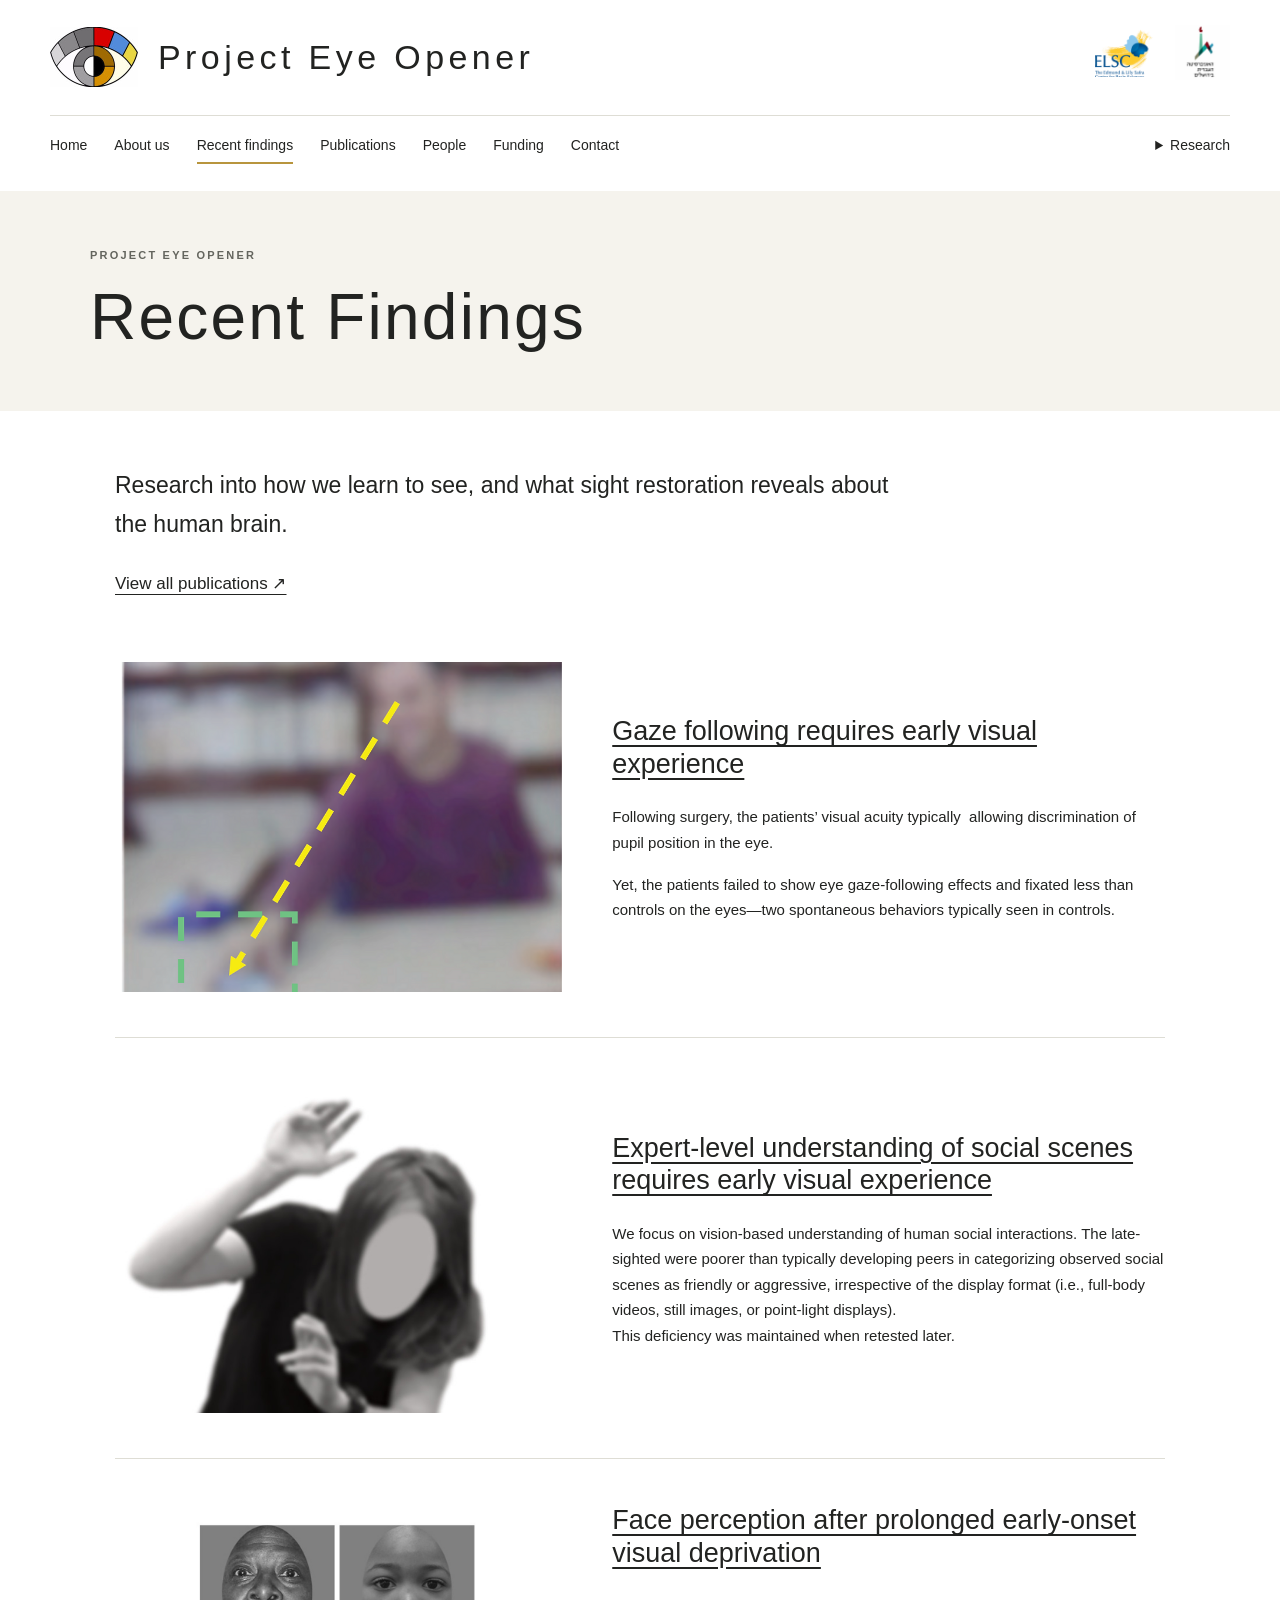
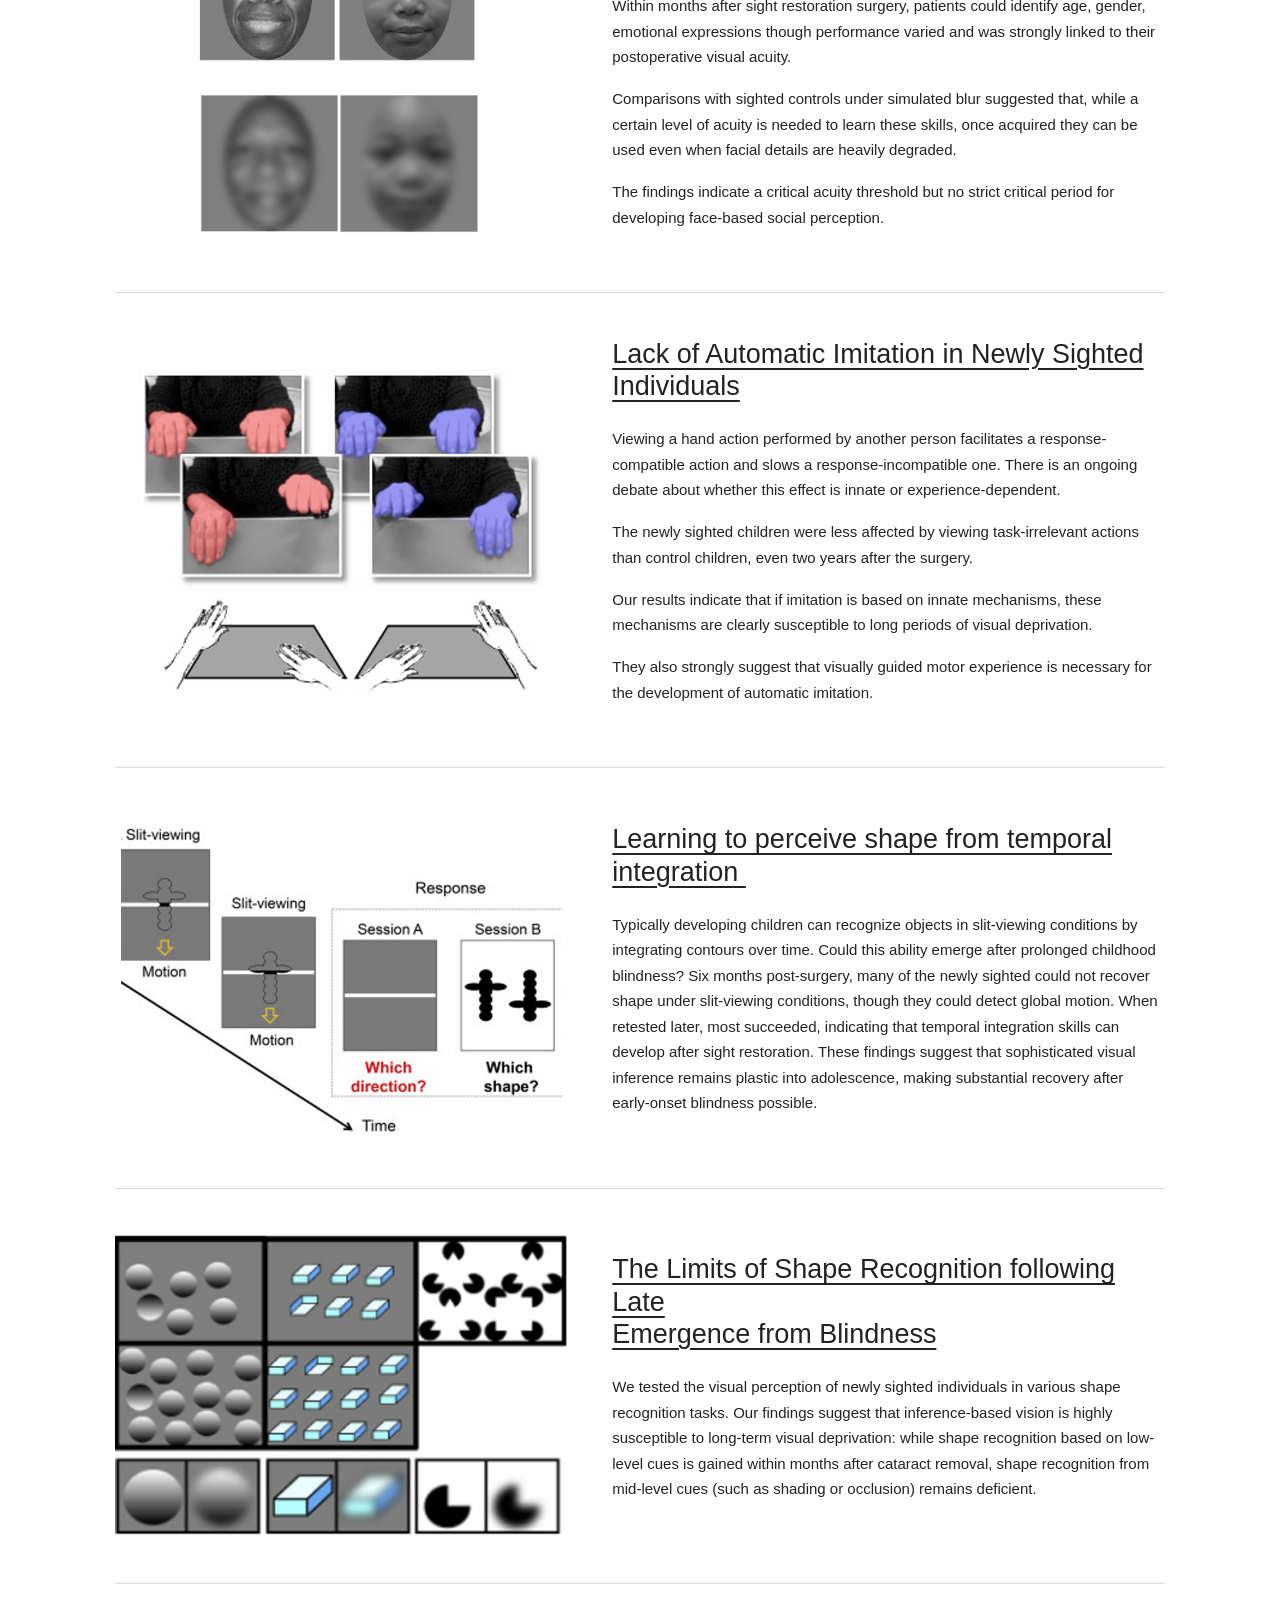
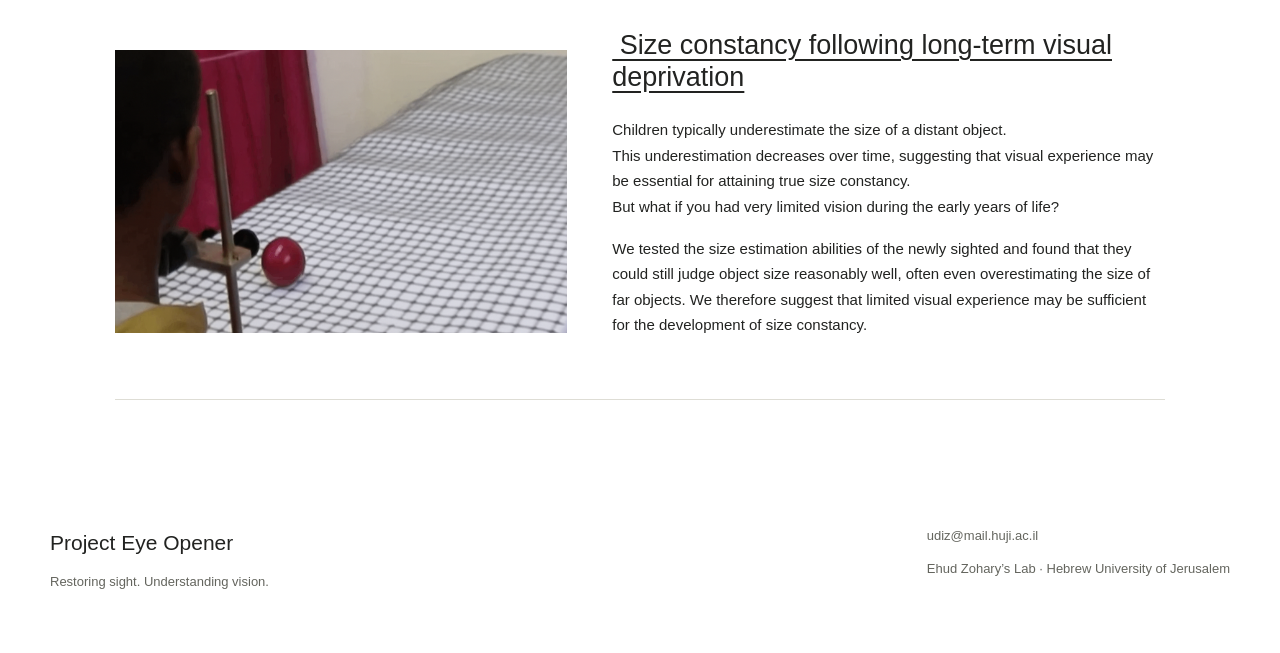
<file: public/s-projects-side-by-side/index.html>
<!doctype html><html lang="en"><head><meta charset="utf-8"><meta name="viewport" content="width=device-width, initial-scale=1"><base href="../"><title>Recent Findings | Project Eye Opener</title><meta name="description" content="Explore recent findings at Project Eye Opener, restoring sight and studying vision recovery in Ethiopia."><meta name="theme-color" content="#151311"><link rel="icon" href="assets/094.jpeg"><link rel="stylesheet" href="styles.css"></head><body><a class="skip" href="#main">Skip to content</a><header class="site-header"><div class="header-inner"><a class="brand" href="./"><img src="assets/094.jpeg" alt=""><span>Project Eye Opener</span></a><div class="affiliations"><a href="https://elsc.huji.ac.il/" aria-label="Edmond and Lily Safra Center for Brain Sciences"><img src="assets/095.png" alt="ELSC"></a><a href="https://new.huji.ac.il/" aria-label="Hebrew University of Jerusalem"><img src="assets/096.png" alt="Hebrew University"></a></div></div><nav aria-label="Main navigation"><a  href="./">Home</a><a  href="about-the-project/">About us</a><a aria-current="page" href="s-projects-side-by-side/">Recent findings</a><a  href="publications/">Publications</a><a  href="people/">People</a><a  href="funding/">Funding</a><a  href="contact-us/">Contact</a><details class="research-menu"><summary>Research</summary><div><a href="recent-findings/">Research overview</a><a href="perceptual-learning/">Development &amp; learning</a><a href="ophthamology/">Ophthalmology</a></div></details></nav></header><main id="main" class="inner-page s-projects-side-by-side"><div class="page-heading"><p class="eyebrow">Project Eye Opener</p><h1>Recent Findings</h1></div><div class="page-content"><p class="lead">Research into how we learn to see, and what sight restoration reveals about the human brain.</p><p><a href="publications/">View all publications ↗</a></p><div class="highlights"><article class="highlight"><img class="" src="assets/087.png" alt="Screenshot 2025-08-11 at 10.53.23.png" loading="lazy"><div><h2><a href="https://www.pnas.org/doi/pdf/10.1073/pnas.2117184119" rel="noreferrer noopener">Gaze following requires early visual experience</a></h2><p>Following surgery, the patients&rsquo; visual acuity typically&nbsp; allowing discrimination of pupil position in the eye. </p>

<p>Yet, the patients failed to show eye gaze-following effects and fixated less than controls on the eyes&mdash;two spontaneous behaviors typically seen in controls.</p></div></article><article class="highlight"><img class="" src="assets/088.jpg" alt="Screenshot 2025-08-11 at 10.57_edited.jp" loading="lazy"><div><h2><a href="https://www.cell.com/iscience/fulltext/S2589-0042(25)00715-1" rel="noreferrer noopener">Expert-level understanding of social scenes requires early visual experience</a></h2><p>We focus on vision-based understanding of human social interactions. The late-sighted were poorer than typically developing peers in categorizing observed social scenes as friendly or aggressive, irrespective of the display format (i.e., full-body videos, still images, or point-light displays).<br>
This deficiency was maintained when retested later.&nbsp;</p></div></article><article class="highlight"><img class="" src="assets/089.jpg" alt="Asael faces pat and Cont_edited.jpg" loading="lazy"><div><h2><a href="https://jov.arvojournals.org/article.aspx?articleid=2784890" rel="noreferrer noopener">Face perception after prolonged early-onset visual deprivation</a></h2><p>Within months after sight restoration surgery, patients could identify age, gender, emotional expressions though performance varied and was strongly linked to their postoperative visual acuity. </p>

<p>Comparisons with sighted controls under simulated blur suggested that, while a certain level of acuity is needed to learn these skills, once acquired they can be used even when facial details are heavily degraded. </p>

<p>The findings indicate a critical acuity threshold but no strict critical period for developing face-based social perception.</p></div></article><article class="highlight"><img class="" src="assets/090.png" alt="צילום מסך 2025-08-11 140713.png" loading="lazy"><div><h2><a href="https://journals.sagepub.com/doi/pdf/10.1177/0956797617731755" rel="noreferrer noopener">Lack of Automatic Imitation in Newly Sighted Individuals</a></h2><p>Viewing a hand action performed by another person facilitates a response-compatible action and slows a response-incompatible one. There is an ongoing debate about whether this effect is innate or experience-dependent. </p>

<p>The newly sighted children were less affected by viewing task-irrelevant actions than control children, even two years after the surgery.</p>

<p>Our results indicate that if imitation is based on innate mechanisms, these mechanisms are clearly susceptible to long periods of visual deprivation. </p>

<p>They also strongly suggest that visually guided motor experience is necessary for the development of automatic imitation.</p></div></article><article class="highlight"><img class="" src="assets/091.png" alt="צילום מסך 2025-08-11 142931.png" loading="lazy"><div><h2><a href="https://www.cell.com/current-biology/fulltext/S0960-9822(21)00606-0" rel="noreferrer noopener">Learning to perceive shape from temporal integration&nbsp;</a></h2><p>Typically developing children can recognize objects in slit-viewing conditions by integrating contours over time. Could this ability emerge after prolonged childhood blindness? Six months post-surgery, many of the newly sighted could not recover shape under slit-viewing conditions, though they could detect global motion.&nbsp;When retested later, most succeeded, indicating that temporal integration skills can develop after sight restoration.&nbsp;These findings suggest that sophisticated visual inference remains plastic into adolescence, making substantial recovery after early-onset blindness possible.</p></div></article><article class="highlight"><img class="" src="assets/092.png" alt="צילום מסך 2025-08-14 122914.png" loading="lazy"><div><h2><a href="assets/8c09ae_e498a1a5b14b40a3a8773f82d0b6342b.pdf" rel="noreferrer noopener">The Limits of Shape Recognition following Late<br>
Emergence from Blindness</a></h2><p>We tested the visual perception of newly sighted individuals in various shape recognition tasks. Our findings suggest that inference-based vision is highly susceptible to long-term visual deprivation: while shape recognition based on low-level cues is gained within months after cataract removal, shape recognition from mid-level cues (such as shading or occlusion) remains deficient.</p></div></article><article class="highlight"><img class="" src="assets/093.png" alt="image.png" loading="lazy"><div><h2><a href="assets/8c09ae_bccbb27c879646d1bddcb15e08443164.pdf" rel="noreferrer noopener">&nbsp;Size constancy following long-term visual deprivation</a></h2><p>Children typically underestimate the size of a distant object.<br>
This underestimation decreases over time, suggesting that visual experience may be essential for attaining true size constancy.<br>
But what if you had very limited vision during the early years of life?</p>

<p>We tested the size estimation abilities of the newly sighted and found that they could still judge object size reasonably well, often even overestimating the size of far objects. We therefore suggest that limited visual experience may be sufficient for the development of size constancy.</p></div></article></div></div></main><footer><div><a class="footer-title" href="./">Project Eye Opener</a><p>Restoring sight. Understanding vision.</p></div><div><a href="mailto:udiz@mail.huji.ac.il">udiz@mail.huji.ac.il</a><p><a href="https://elsc.huji.ac.il/people-directory/faculty-members/ehud-zohary/">Ehud Zohary’s Lab</a> · Hebrew University of Jerusalem</p></div></footer></body></html>
</file>
<file: public/styles.css>
:root{--ink:#222321;--muted:#64655e;--paper:#fff;--soft:#f5f3ed;--line:#deddd5;--gold:#b8953d;--dark:#151311}*{box-sizing:border-box}html{scroll-behavior:smooth}body{margin:0;background:var(--paper);color:var(--ink);font:17px/1.7 Arial,Helvetica,sans-serif}img,video{max-width:100%;height:auto}a{color:inherit;text-underline-offset:5px}a:hover{color:#816323}a:focus-visible,summary:focus-visible{outline:3px solid #b8953d;outline-offset:5px}h1,h2,h3,p,figure{margin:0}p{margin-bottom:1.1em}h1,h2,h3{line-height:1.2;font-weight:400}h1{font-size:clamp(38px,5vw,64px);letter-spacing:.035em}h2{font-size:34px;margin-bottom:24px}h3{font-size:23px}figure{margin:35px 0;text-align:center}figure img{max-height:600px;object-fit:contain}strong{font-weight:600}.skip{position:absolute;top:-100px;left:20px;background:white;padding:12px;z-index:100}.skip:focus{top:12px}.site-header{max-width:1264px;margin:auto;padding:25px 42px 0}.header-inner{display:flex;align-items:center;justify-content:space-between;gap:24px}.brand{display:flex;align-items:center;gap:20px;text-decoration:none}.brand img{width:88px;flex-shrink:0}.brand span{font-family:'Arial Narrow',Arial,sans-serif;font-size:34px;letter-spacing:.13em;font-weight:300}.affiliations{display:flex;align-items:center;gap:22px}.affiliations img{max-width:58px;max-height:55px;object-fit:contain}nav{display:flex;flex-wrap:wrap;gap:27px;align-items:center;border-top:1px solid var(--line);margin-top:25px;padding:14px 0;font-size:14px}nav a{text-decoration:none;padding:4px 0}nav a[aria-current]{box-shadow:0 2px var(--gold)}.research-menu{position:relative;margin-left:auto}.research-menu summary{cursor:pointer}.research-menu>div{position:absolute;right:0;top:36px;background:#fff;border:1px solid var(--line);padding:15px 22px;min-width:230px;z-index:5;box-shadow:0 10px 24px #0001}.research-menu a{display:block;padding:8px}.eyebrow{text-transform:uppercase;font-size:11px;letter-spacing:.2em;font-weight:600;color:var(--muted);margin-bottom:22px}.mission{display:grid;grid-template-columns:1.25fr .8fr;background:var(--dark);color:#f5f3ed;max-width:1180px;margin:15px auto 0}.mission-copy{padding:48px 55px}.mission .eyebrow{color:#c6ba98}.mission h1{margin-bottom:28px}.mission p:not(.eyebrow){font-size:16px;line-height:1.75;color:#e3e1db}.mission-photo{width:100%;height:100%;min-height:640px;object-fit:cover;object-position:center}.button{display:inline-flex;justify-content:space-between;gap:40px;border-bottom:1px solid #8f8260;padding:10px 0;text-decoration:none;font-size:14px;color:#f8ecc8;margin-top:10px}.button:hover{color:white}.impact{display:grid;grid-template-columns:repeat(4,1fr);max-width:1180px;margin:auto;background:var(--soft);padding:38px 22px}.impact>div{padding:0 28px;border-right:1px solid #d8d5cb}.impact>div:last-child{border:0}.impact strong{display:block;font-size:47px;line-height:1.2;font-weight:400;margin-bottom:12px}.impact p{font-size:13px;line-height:1.6;margin:0;color:var(--muted)}.journey{max-width:1100px;margin:90px auto;display:grid;grid-template-columns:1fr 1.5fr;gap:80px;padding:0 30px}.section-intro h2{font-size:42px}.section-intro>p:last-child{max-width:290px;color:var(--muted);font-size:15px}.timeline{list-style:none;margin:0;padding:0 0 0 25px;border-left:1px solid var(--line)}.timeline li{display:grid;grid-template-columns:65px 1fr;gap:15px;padding:0 0 25px;position:relative;font-size:14px;line-height:1.65}.timeline li:before{content:'';position:absolute;left:-30px;top:8px;width:9px;height:9px;background:var(--gold);border-radius:50%}.timeline span{font-weight:600}.timeline div{color:var(--muted)}.explore{padding:65px 42px;background:var(--soft)}.explore>h2,.explore>.eyebrow,.explore-grid{max-width:1100px;margin-left:auto;margin-right:auto}.explore-grid{display:grid;grid-template-columns:repeat(3,1fr);gap:30px;margin-top:35px}.explore-grid>a{border-top:1px solid #bab7ac;text-decoration:none;padding-top:20px}.explore-grid span{font-size:12px;color:var(--muted)}.explore-grid h3{margin:22px 0 14px}.explore-grid p{font-size:15px;color:var(--muted)}footer{max-width:1180px;margin:auto;padding:45px 0;display:flex;justify-content:space-between;gap:30px;font-size:13px;color:var(--muted)}footer a{text-decoration:none}.footer-title{font-size:21px;color:var(--ink)}footer p{margin-top:10px}.page-heading{padding:55px max(30px,calc((100% - 1100px)/2));background:var(--soft);margin-top:15px}.page-heading .eyebrow{margin-bottom:15px}.page-content{max-width:1100px;margin:55px auto 80px;padding:0 25px}.text-block{margin:20px 0}.text-block h2,.text-block h3,.text-block h4{margin:30px 0 20px}.text-block h4{font-size:25px}.recent-findings .page-content,.perceptual-learning .page-content,.ophthamology .page-content,.contact-us .page-content{max-width:850px}.text-block p{overflow-wrap:anywhere}.text-block h1{font-size:35px}.text-block h2{font-size:32px}.text-block h5{font-size:22px;font-weight:500}.text-block h6{font-size:18px}.publication{display:flex;justify-content:space-between;align-items:start;gap:35px;border-bottom:1px solid var(--line);padding:26px 0}.publication h3{font-size:22px;margin-bottom:10px}.publication p{font-size:14px;color:var(--muted);margin-bottom:4px}.publications .page-content>h2{margin:45px 0 15px}.pdf{flex-shrink:0;border:1px solid var(--line);padding:8px 15px;text-decoration:none;font-size:12px}.team-group{margin-bottom:60px}.team-group>h2{border-bottom:1px solid var(--line);padding-bottom:20px}.team-grid{display:grid;grid-template-columns:repeat(3,1fr);gap:40px 30px}.person img{width:100%;height:250px;object-fit:cover;background:var(--soft)}.person h3{font-size:21px;margin:17px 0 8px}.person p{font-size:13px;color:var(--muted);margin:0}.person .role{color:var(--ink);font-size:14px;margin-bottom:5px}.lead{font-size:23px;max-width:800px}.highlight{display:grid;grid-template-columns:.9fr 1.1fr;gap:45px;align-items:center;padding:45px 0;border-bottom:1px solid var(--line)}.highlight img{max-height:330px;margin:auto;object-fit:contain}.highlight h2{font-size:27px}.highlight p{font-size:15px}.about-intro{display:grid;grid-template-columns:.8fr 1.2fr;gap:45px}.about-intro img{width:100%;max-height:640px;object-fit:cover}.about-intro h2{font-size:27px}.about-intro p{font-size:15px}.about-history{margin:65px 0}.about-history>section{display:grid;grid-template-columns:130px 1fr 250px;gap:25px;border-top:1px solid var(--line);padding:35px 0}.about-history p{font-size:15px}.about-history img{width:100%;max-height:260px;object-fit:cover}.sites-layout{display:grid;grid-template-columns:1fr 1fr;gap:45px;align-items:center}.sites-layout>img{max-height:500px;margin:auto}.gallery{display:flex;flex-wrap:wrap;gap:15px;margin-top:30px}.gallery img{width:calc(33.33% - 10px);height:190px;object-fit:cover}.funding .page-content{text-align:center;max-width:850px}.funding figure{display:inline-block;width:30%;padding:20px;vertical-align:middle}.video-grid{display:grid;grid-template-columns:repeat(3,1fr);gap:12px;margin-top:35px}.video-grid video{width:100%;background:#111}.contact-us .text-block{max-width:650px}
@media(min-width:1400px){.mission-copy{padding:50px 60px}}@media(max-width:900px){.site-header{padding:20px 25px 0}.brand span{font-size:26px;letter-spacing:.06em}.affiliations{gap:12px}.affiliations img{max-width:45px}nav{gap:20px}.mission{margin:10px 20px 0;grid-template-columns:1.2fr .8fr}.mission-copy{padding:35px 30px}.mission-photo{min-height:600px}.impact{margin:0 20px}.impact>div{padding:0 15px}.journey{gap:35px}.team-grid{grid-template-columns:repeat(2,1fr)}.about-history>section{grid-template-columns:100px 1fr}.about-history img{grid-column:2;max-width:350px}.about-intro{gap:25px}footer{padding:35px 25px}}@media(max-width:600px){body{font-size:16px}.site-header{padding:18px 20px 0}.brand{gap:11px}.brand img{width:52px}.brand span{font-size:21px;letter-spacing:.03em}.affiliations{display:none}nav{gap:9px 18px;font-size:13px;margin-top:17px;padding:12px 0}.research-menu{margin-left:0}.research-menu>div{left:0;right:auto}.mission{margin:5px 0 0;display:flex;flex-direction:column}.mission-copy{padding:35px 25px}.mission h1{font-size:48px}.mission-photo{height:400px;min-height:0;object-position:center 38%}.impact{margin:0;grid-template-columns:1fr 1fr;gap:28px 0;padding:30px 10px}.impact>div{padding:0 20px}.impact>div:nth-child(2){border:0}.impact strong{font-size:39px}.journey{display:block;margin:50px auto;padding:0 25px}.section-intro{margin-bottom:35px}.section-intro h2{font-size:35px}.timeline li{font-size:14px;grid-template-columns:50px 1fr}.explore{padding:40px 25px}.explore h2{font-size:30px}.explore-grid{grid-template-columns:1fr;gap:24px}.explore-grid h3{margin:12px 0 8px}footer{flex-direction:column;gap:15px;padding:30px 25px}.page-heading{padding:35px 25px}.page-heading h1{font-size:39px}.page-content{margin:35px auto 50px}.team-grid{grid-template-columns:1fr 1fr;gap:25px 18px}.person img{height:190px}.person h3{font-size:18px}.person p{font-size:12px}.highlight,.about-intro,.sites-layout{grid-template-columns:1fr;gap:25px}.highlight{padding:30px 0}.highlight img{max-height:270px}.about-intro img{max-height:350px}.about-history>section{display:block}.about-history img{max-height:250px}.publication{gap:15px}.publication h3{font-size:19px}.pdf{padding:7px 10px}.gallery img{width:calc(50% - 8px);height:150px}.video-grid{grid-template-columns:1fr}.funding figure{width:100%;max-width:260px;margin:10px}.lead{font-size:20px}h2{font-size:28px}}@media(prefers-reduced-motion:reduce){html{scroll-behavior:auto}}
</file>
